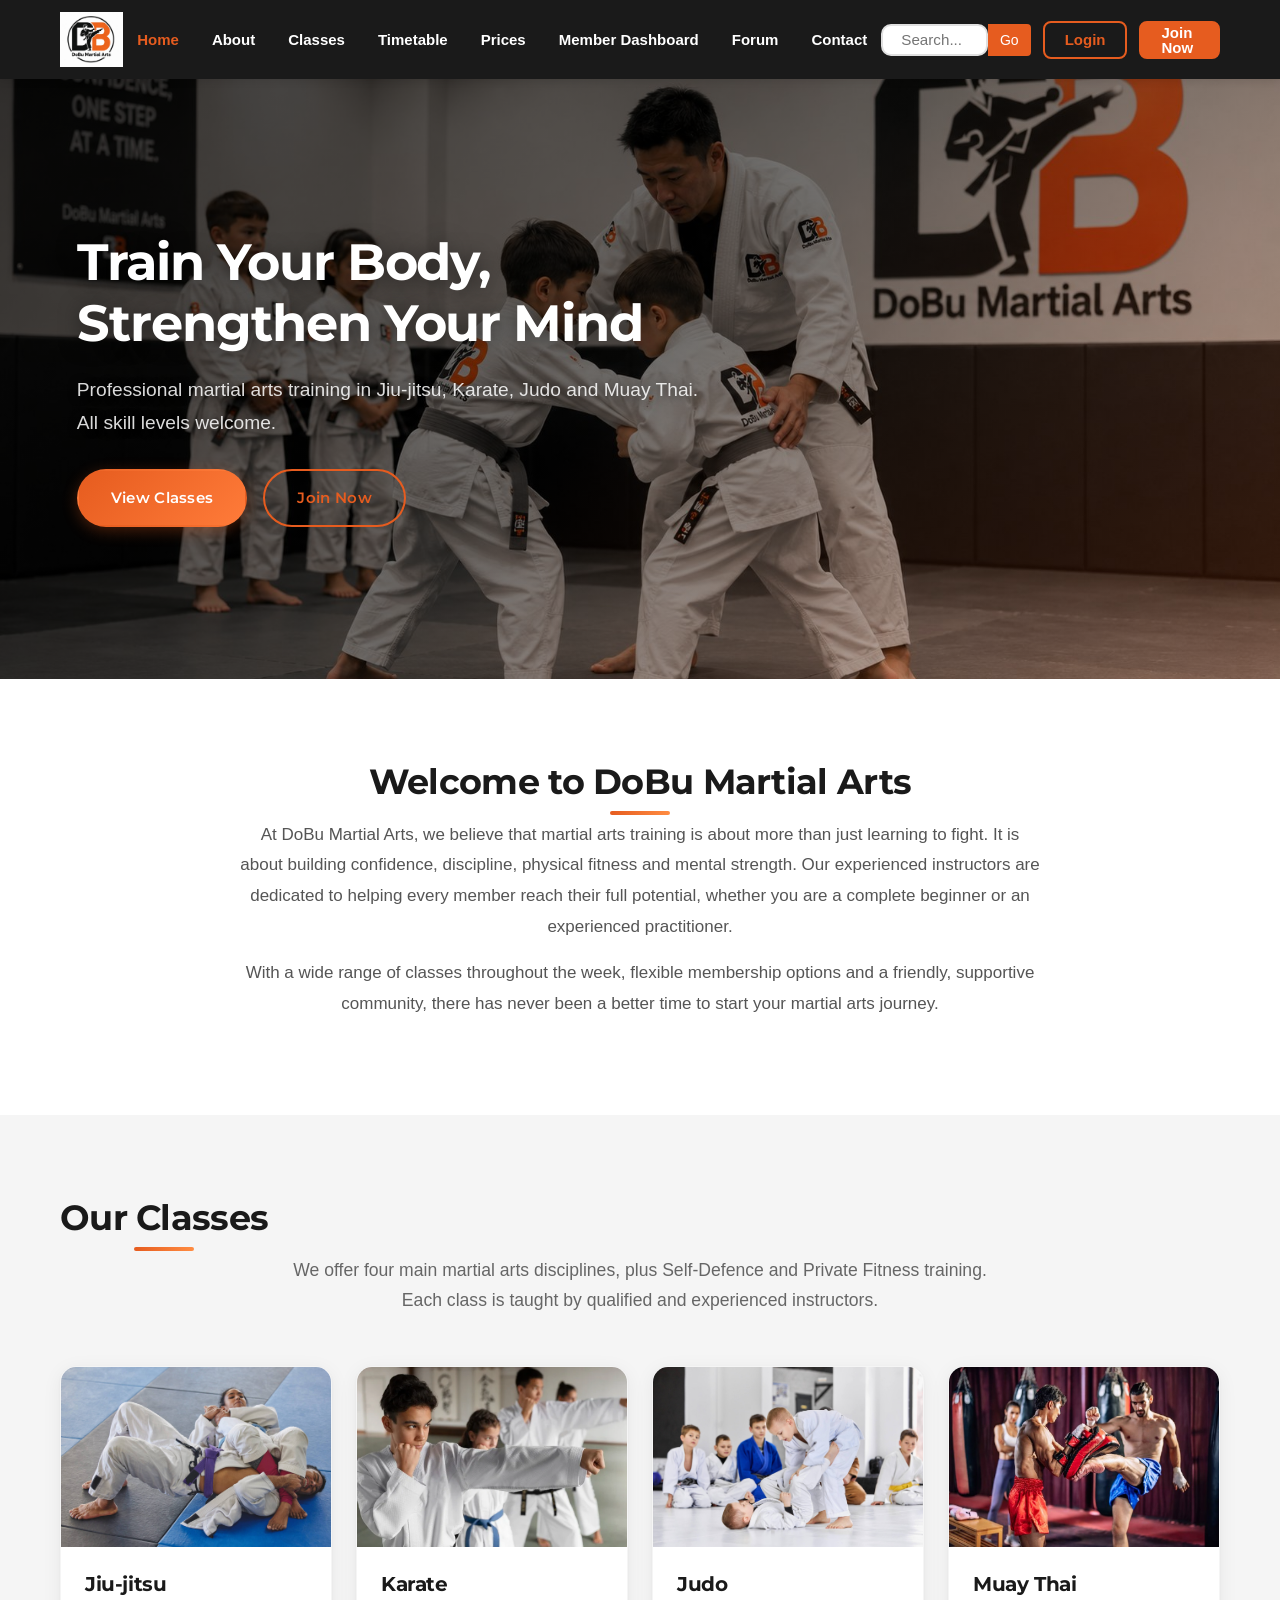
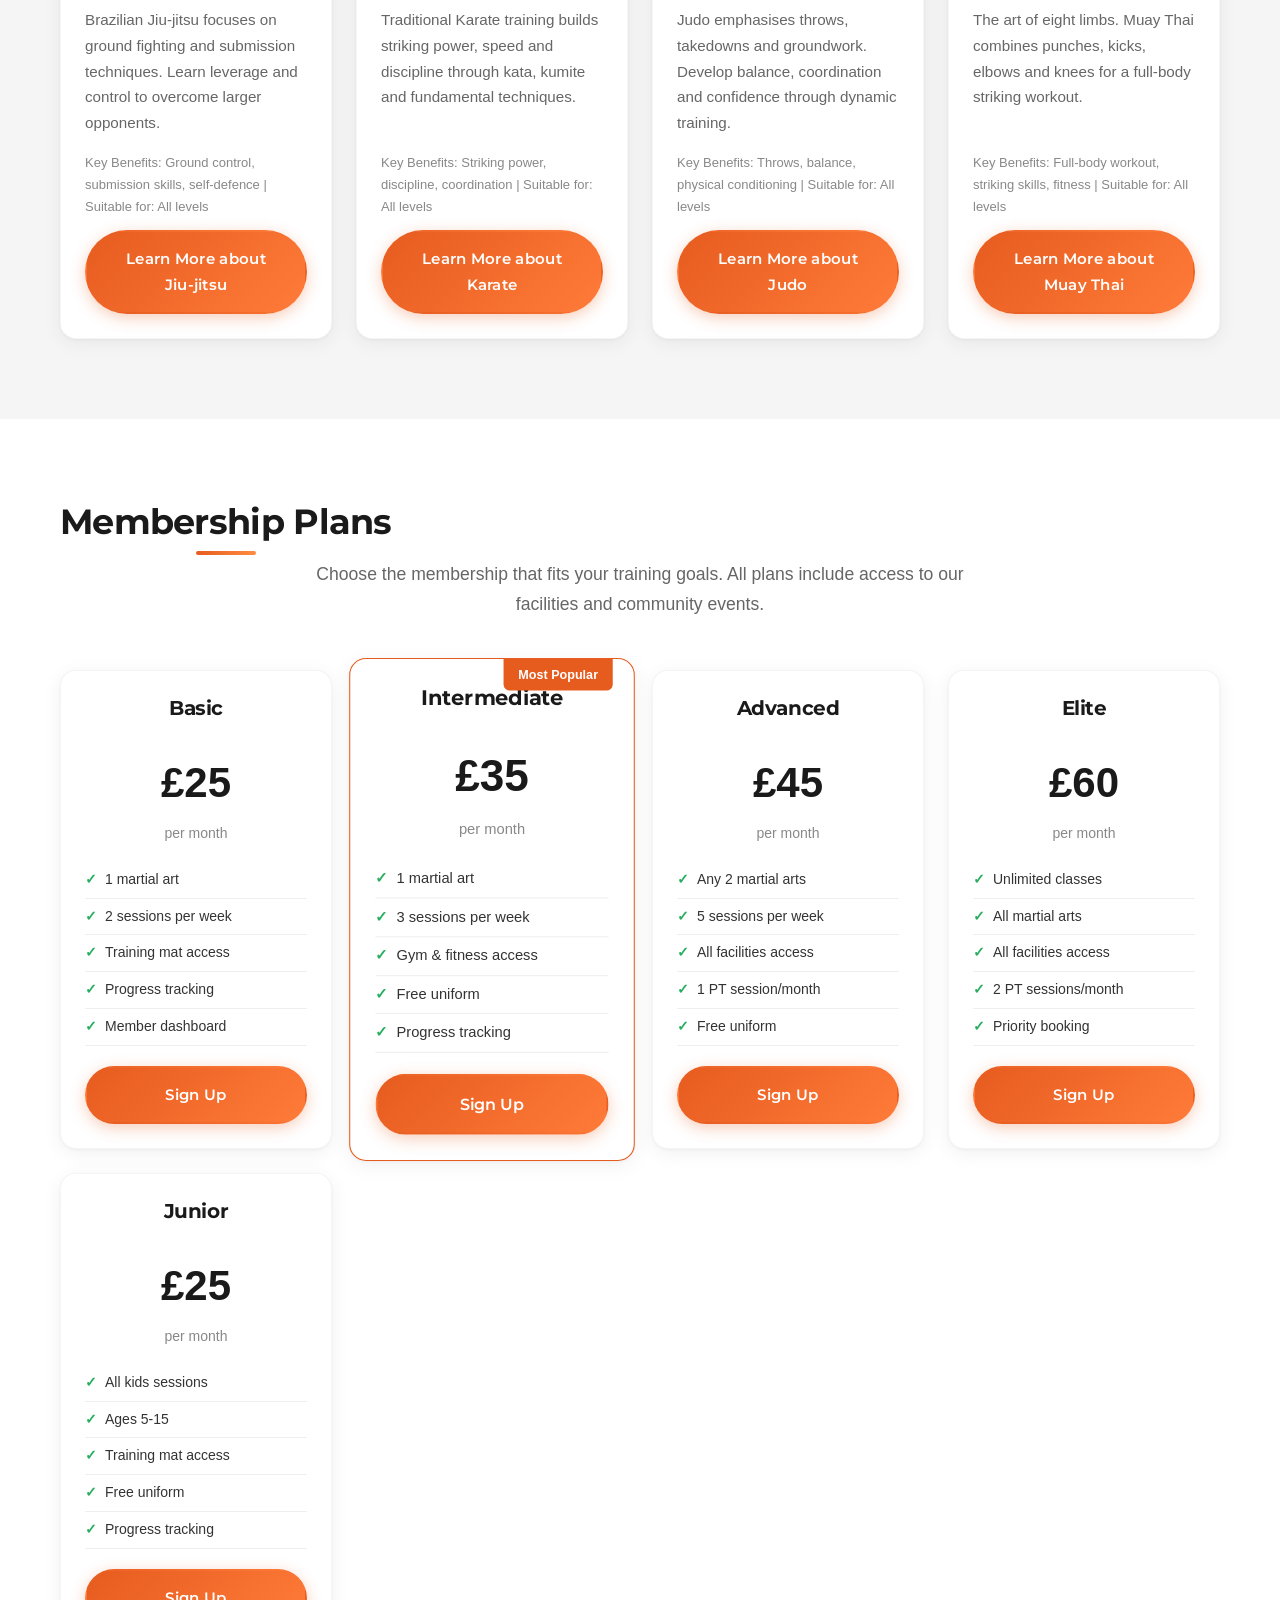
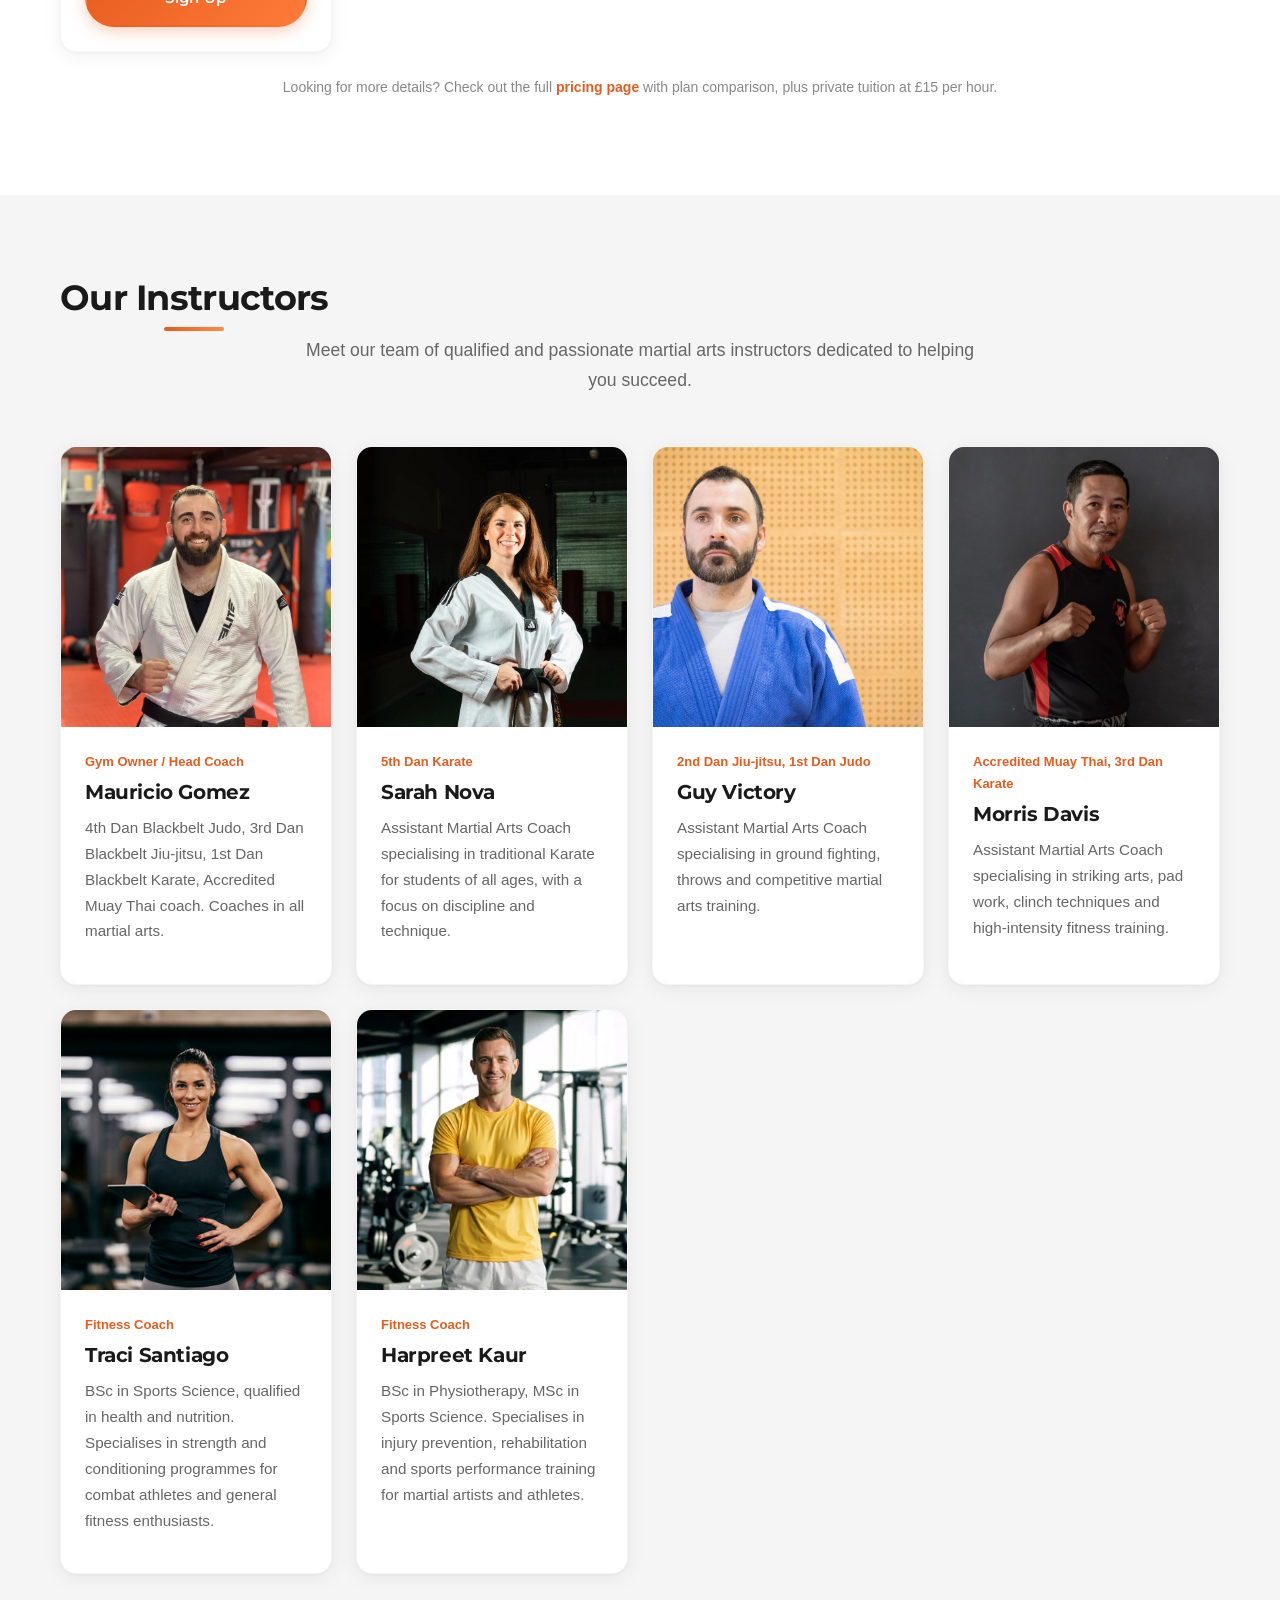
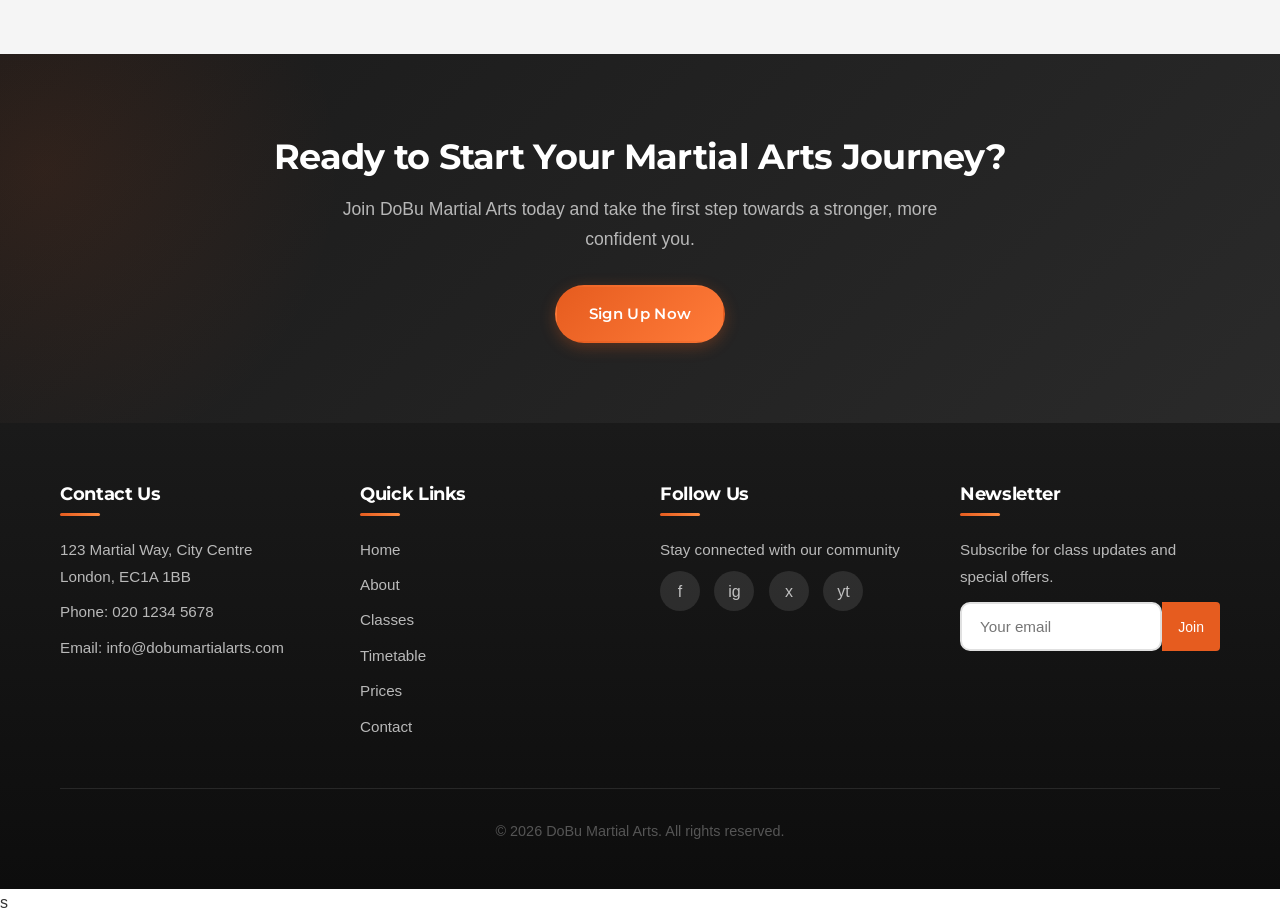
<file: index.html>
﻿<!DOCTYPE html>
<html lang="en">
<head>
    <meta charset="UTF-8">
    <meta name="viewport" content="width=device-width, initial-scale=1.0">
    <title>DoBu Martial Arts - Home</title>
        <link rel="icon" type="image/png" href="images/logo.png">
    <meta name="description" content="DoBu Martial Arts gym offers Jiu-jitsu, Karate, Judo and Muay Thai classes for all skill levels. Join our martial arts community today.">
    <link rel="stylesheet" href="css/style.css">
</head>
<body>
    <a href="#main-content" class="skip-link">Skip to main content</a>

    <!-- header navigation -->
    <header>
        <div class="header-inner">
            <!-- Logo -->
            <a href="index.html" class="logo">
                <img src="images/logo.png" alt="DoBu Martial Arts Logo">
            </a>
            <!-- Mobile Menu Toggle -->
            <button type="button" class="menu-toggle" aria-label="Toggle menu">&#9776;</button>
            <!-- Main Navigation  -->
            <nav class="main-nav">
                <a href="index.html" class="active">Home</a>
                <a href="about.html">About</a>
                <a href="classes.html">Classes</a>
                <a href="timetable.html">Timetable</a>
                <a href="pricing.html">Prices</a>
                <a href="dashboard.html">Member Dashboard</a>
                <a href="forum.html">Forum</a>
                <a href="contact.html">Contact</a>
            </nav>
            <!-- Header Right: Search + Login + Join Now -->
            <div class="header-right">
                <div class="search-box">
                    <input type="text" placeholder="Search..." aria-label="Search">
                    <button type="button" aria-label="Search">Go</button>
                </div>
                <a href="login.html" class="btn-login">Login</a>
                <a href="signup.html" class="btn-join">Join Now</a>
            </div>
        </div>
    </header>
    <main>

    <!-- hero section -->
    <section class="hero" id="main-content">
        <div class="hero-content">
            <h1>Train Your Body, Strengthen Your Mind</h1>
            <p>Professional martial arts training in Jiu-jitsu, Karate, Judo and Muay Thai. All skill levels welcome.</p>
            <div class="hero-buttons">
                <a href="classes.html" class="btn btn-primary">View Classes</a>
                <a href="signup.html" class="btn btn-outline">Join Now</a>
            </div>
        </div>
    </section>

    <!-- welcome introduction section -->
    <section>
        <div class="container">
            <div class="welcome-section">
                <h2 class="section-title">Welcome to DoBu Martial Arts</h2>
                <p>At DoBu Martial Arts, we believe that martial arts training is about more than just learning to fight. It is about building confidence, discipline, physical fitness and mental strength. Our experienced instructors are dedicated to helping every member reach their full potential, whether you are a complete beginner or an experienced practitioner.</p>
                <p class="welcome-text">With a wide range of classes throughout the week, flexible membership options and a friendly, supportive community, there has never been a better time to start your martial arts journey.</p>
            </div>
        </div>
    </section>

    <!-- our classes section -->
    <section class="section-alt">
        <div class="container">
            <h2 class="section-title">Our Classes</h2>
            <p class="section-subtitle">We offer four main martial arts disciplines, plus Self-Defence and Private Fitness training. Each class is taught by qualified and experienced instructors.</p>
            <div class="cards-grid">
                <!-- Jiu-jitsu Card -->
                <div class="card">
                    <img class="card-img" src="images/jiu-jitsu.jpg" alt="Jiu-jitsu ground training">
                    <div class="card-body">
                        <h3 class="card-title">Jiu-jitsu</h3>
                        <p class="card-text">Brazilian Jiu-jitsu focuses on ground fighting and submission techniques. Learn leverage and control to overcome larger opponents.</p>
                        <div class="card-meta">Key Benefits: Ground control, submission skills, self-defence | Suitable for: All levels</div>
                        <a href="classes.html" class="btn btn-primary btn-sm">Learn More about Jiu-jitsu</a>
                    </div>
                </div>
                <!-- Karate Card -->
                <div class="card">
                    <img class="card-img" src="images/karate.jpg" alt="Karate group training">
                    <div class="card-body">
                        <h3 class="card-title">Karate</h3>
                        <p class="card-text">Traditional Karate training builds striking power, speed and discipline through kata, kumite and fundamental techniques.</p>
                        <div class="card-meta">Key Benefits: Striking power, discipline, coordination | Suitable for: All levels</div>
                        <a href="classes.html" class="btn btn-primary btn-sm">Learn More about Karate</a>
                    </div>
                </div>
                <!-- Judo Card -->
                <div class="card">
                    <img class="card-img" src="images/judo.jpg" alt="Judo children training">
                    <div class="card-body">
                        <h3 class="card-title">Judo</h3>
                        <p class="card-text">Judo emphasises throws, takedowns and groundwork. Develop balance, coordination and confidence through dynamic training.</p>
                        <div class="card-meta">Key Benefits: Throws, balance, physical conditioning | Suitable for: All levels</div>
                        <a href="classes.html" class="btn btn-primary btn-sm">Learn More about Judo</a>
                    </div>
                </div>
                <!-- Muay Thai Card -->
                <div class="card">
                    <img class="card-img" src="images/muay-thai.jpg" alt="Muay Thai pad training">
                    <div class="card-body">
                        <h3 class="card-title">Muay Thai</h3>
                        <p class="card-text">The art of eight limbs. Muay Thai combines punches, kicks, elbows and knees for a full-body striking workout.</p>
                        <div class="card-meta">Key Benefits: Full-body workout, striking skills, fitness | Suitable for: All levels</div>
                        <a href="classes.html" class="btn btn-primary btn-sm">Learn More about Muay Thai</a>
                    </div>
                </div>
            </div>
        </div>
    </section>

    <!-- membership plans section -->
    <section>
        <div class="container">
            <h2 class="section-title">Membership Plans</h2>
            <p class="section-subtitle">Choose the membership that fits your training goals. All plans include access to our facilities and community events.</p>
            <div class="cards-grid">
                <!-- Basic Plan -->
                <div class="card pricing-card">
                    <div class="card-body">
                        <h3 class="card-title">Basic</h3>
                        <div class="pricing-price">&pound;25</div>
                        <div class="pricing-period">per month</div>
                        <ul class="pricing-features">
                            <li>1 martial art</li>
                            <li>2 sessions per week</li>
                            <li>Training mat access</li>
                            <li>Progress tracking</li>
                            <li>Member dashboard</li>
                        </ul>
                        <a href="signup.html" class="btn btn-primary btn-block">Sign Up</a>
                    </div>
                </div>
                <!-- Intermediate Plan  -->
                <div class="card pricing-card popular">
                    <div class="popular-badge">Most Popular</div>
                    <div class="card-body">
                        <h3 class="card-title">Intermediate</h3>
                        <div class="pricing-price">&pound;35</div>
                        <div class="pricing-period">per month</div>
                        <ul class="pricing-features">
                            <li>1 martial art</li>
                            <li>3 sessions per week</li>
                            <li>Gym & fitness access</li>
                            <li>Free uniform</li>
                            <li>Progress tracking</li>
                        </ul>
                        <a href="signup.html" class="btn btn-primary btn-block">Sign Up</a>
                    </div>
                </div>
                <!-- Advanced Plan -->
                <div class="card pricing-card">
                    <div class="card-body">
                        <h3 class="card-title">Advanced</h3>
                        <div class="pricing-price">&pound;45</div>
                        <div class="pricing-period">per month</div>
                        <ul class="pricing-features">
                            <li>Any 2 martial arts</li>
                            <li>5 sessions per week</li>
                            <li>All facilities access</li>
                            <li>1 PT session/month</li>
                            <li>Free uniform</li>
                        </ul>
                        <a href="signup.html" class="btn btn-primary btn-block">Sign Up</a>
                    </div>
                </div>
                <!-- Elite Plan -->
                <div class="card pricing-card">
                    <div class="card-body">
                        <h3 class="card-title">Elite</h3>
                        <div class="pricing-price">&pound;60</div>
                        <div class="pricing-period">per month</div>
                        <ul class="pricing-features">
                            <li>Unlimited classes</li>
                            <li>All martial arts</li>
                            <li>All facilities access</li>
                            <li>2 PT sessions/month</li>
                            <li>Priority booking</li>
                        </ul>
                        <a href="signup.html" class="btn btn-primary btn-block">Sign Up</a>
                    </div>
                </div>
                <!-- Junior Plan -->
                <div class="card pricing-card">
                    <div class="card-body">
                        <h3 class="card-title">Junior</h3>
                        <div class="pricing-price">&pound;25</div>
                        <div class="pricing-period">per month</div>
                        <ul class="pricing-features">
                            <li>All kids sessions</li>
                            <li>Ages 5-15</li>
                            <li>Training mat access</li>
                            <li>Free uniform</li>
                            <li>Progress tracking</li>
                        </ul>
                        <a href="signup.html" class="btn btn-primary btn-block">Sign Up</a>
                    </div>
                </div>
            </div>
            <p class="pricing-note">Looking for more details? Check out the full <a href="pricing.html">pricing page</a> with plan comparison, plus private tuition at &pound;15 per hour.</p>
        </div>
    </section>

    <!-- our instructors section -->
    <section class="section-alt">
        <div class="container">
            <h2 class="section-title">Our Instructors</h2>
            <p class="section-subtitle">Meet our team of qualified and passionate martial arts instructors dedicated to helping you succeed.</p>
            <div class="cards-grid">
                <!-- Mauricio Gomez - Head Coach -->
                <div class="card instructor-card">
                    <img class="card-img" src="images/instructor-jiujitsu.jpg" alt="Mauricio Gomez - Gym Owner and Head Martial Arts Coach">
                    <div class="card-body">
                        <div class="instructor-rank">Gym Owner / Head Coach</div>
                        <h3 class="card-title">Mauricio Gomez</h3>
                        <p class="card-text">4th Dan Blackbelt Judo, 3rd Dan Blackbelt Jiu-jitsu, 1st Dan Blackbelt Karate, Accredited Muay Thai coach. Coaches in all martial arts.</p>
                    </div>
                </div>
                <!-- Sarah Nova - Karate -->
                <div class="card instructor-card">
                    <img class="card-img" src="images/instructor-karate.jpg" alt="Sarah Nova - Assistant Martial Arts Coach">
                    <div class="card-body">
                        <div class="instructor-rank">5th Dan Karate</div>
                        <h3 class="card-title">Sarah Nova</h3>
                        <p class="card-text">Assistant Martial Arts Coach specialising in traditional Karate for students of all ages, with a focus on discipline and technique.</p>
                    </div>
                </div>
                <!-- Guy Victory - Judo / Jiu-jitsu -->
                <div class="card instructor-card">
                    <img class="card-img" src="images/instructor-judo.jpg" alt="Guy Victory - Assistant Martial Arts Coach">
                    <div class="card-body">
                        <div class="instructor-rank">2nd Dan Jiu-jitsu, 1st Dan Judo</div>
                        <h3 class="card-title">Guy Victory</h3>
                        <p class="card-text">Assistant Martial Arts Coach specialising in ground fighting, throws and competitive martial arts training.</p>
                    </div>
                </div>
                <!-- Morris Davis - Muay Thai / Karate -->
                <div class="card instructor-card">
                    <img class="card-img" src="images/instructor-muaythai.jpg" alt="Morris Davis - Assistant Martial Arts Coach">
                    <div class="card-body">
                        <div class="instructor-rank">Accredited Muay Thai, 3rd Dan Karate</div>
                        <h3 class="card-title">Morris Davis</h3>
                        <p class="card-text">Assistant Martial Arts Coach specialising in striking arts, pad work, clinch techniques and high-intensity fitness training.</p>
                    </div>
                </div>
                <!-- Traci Santiago - Fitness Coach -->
                <div class="card instructor-card">
                    <img class="card-img" src="images/fitness-coach-female.jpg" alt="Traci Santiago - Fitness Coach">
                    <div class="card-body">
                        <div class="instructor-rank">Fitness Coach</div>
                        <h3 class="card-title">Traci Santiago</h3>
                        <p class="card-text">BSc in Sports Science, qualified in health and nutrition. Specialises in strength and conditioning programmes for combat athletes and general fitness enthusiasts.</p>
                    </div>
                </div>
                <!-- Harpreet Kaur - Fitness Coach -->
                <div class="card instructor-card">
                    <img class="card-img" src="images/fitness-coach-male.jpg" alt="Harpreet Kaur - Fitness Coach">
                    <div class="card-body">
                        <div class="instructor-rank">Fitness Coach</div>
                        <h3 class="card-title">Harpreet Kaur</h3>
                        <p class="card-text">BSc in Physiotherapy, MSc in Sports Science. Specialises in injury prevention, rehabilitation and sports performance training for martial artists and athletes.</p>
                    </div>
                </div>
            </div>
        </div>
    </section>

    <!-- cta banner -->
    <section class="cta-banner">
        <div class="container">
            <h2>Ready to Start Your Martial Arts Journey?</h2>
            <p>Join DoBu Martial Arts today and take the first step towards a stronger, more confident you.</p>
            <a href="signup.html" class="btn btn-primary">Sign Up Now</a>
        </div>
    </section>

    <!-- footer -->    </main>

    <footer>
        <div class="container">
            <div class="footer-grid">
                <div class="footer-col">
                    <h3>Contact Us</h3>
                    <p>123 Martial Way, City Centre<br>London, EC1A 1BB</p>
                    <p>Phone: 020 1234 5678</p>
                    <p>Email: info@dobumartialarts.com</p>
                </div>
                <div class="footer-col">
                    <h3>Quick Links</h3>
                    <ul>
                        <li><a href="index.html">Home</a></li>
                        <li><a href="about.html">About</a></li>
                        <li><a href="classes.html">Classes</a></li>
                        <li><a href="timetable.html">Timetable</a></li>
                        <li><a href="pricing.html">Prices</a></li>
                        <li><a href="contact.html">Contact</a></li>
                    </ul>
                </div>
                <div class="footer-col">
                    <h3>Follow Us</h3>
                    <p>Stay connected with our community</p>
                    <div class="social-links">
                        <a href="https://www.facebook.com/" target="_blank" rel="noopener noreferrer" aria-label="Facebook">f</a>
                        <a href="https://www.instagram.com/" target="_blank" rel="noopener noreferrer" aria-label="Instagram">ig</a>
                        <a href="https://twitter.com/" target="_blank" rel="noopener noreferrer" aria-label="Twitter">x</a>
                        <a href="https://www.youtube.com/" target="_blank" rel="noopener noreferrer" aria-label="YouTube">yt</a>
                    </div>
                </div>
                <div class="footer-col">
                    <h3>Newsletter</h3>
                    <p>Subscribe for class updates and special offers.</p>
                    <form class="newsletter-form" novalidate>
                        <input type="email" placeholder="Your email" required aria-label="Email address for newsletter">
                        <button type="submit">Join</button>
                    </form>
                </div>
            </div><div class="footer-bottom">
                <p>&copy; 2026 DoBu Martial Arts. All rights reserved.</p>
            </div>
        </div>
    </footer>

    <!-- back to top button -->

    <script src="js/main.js"></script>
    <button type="button" class="back-to-top" aria-label="Back to top">&uarr;</button>s
</body>
</html>
</file>
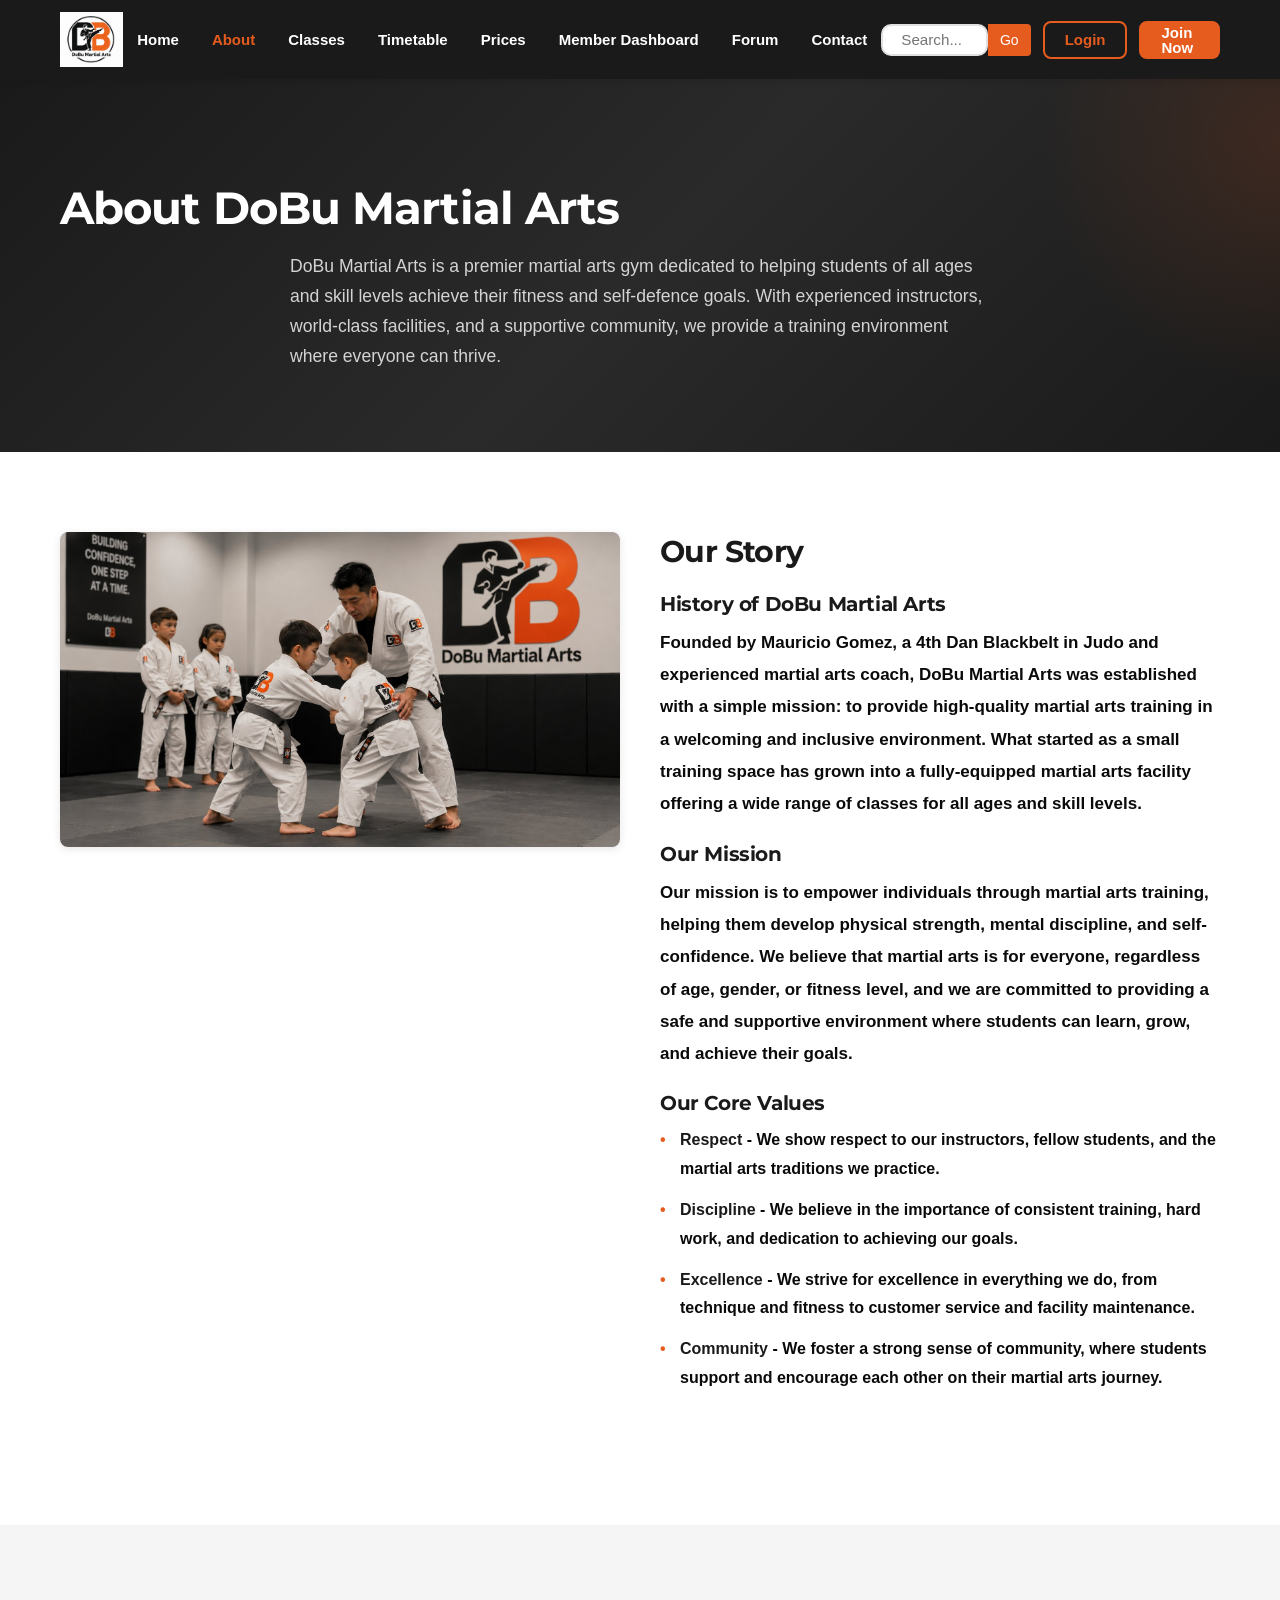
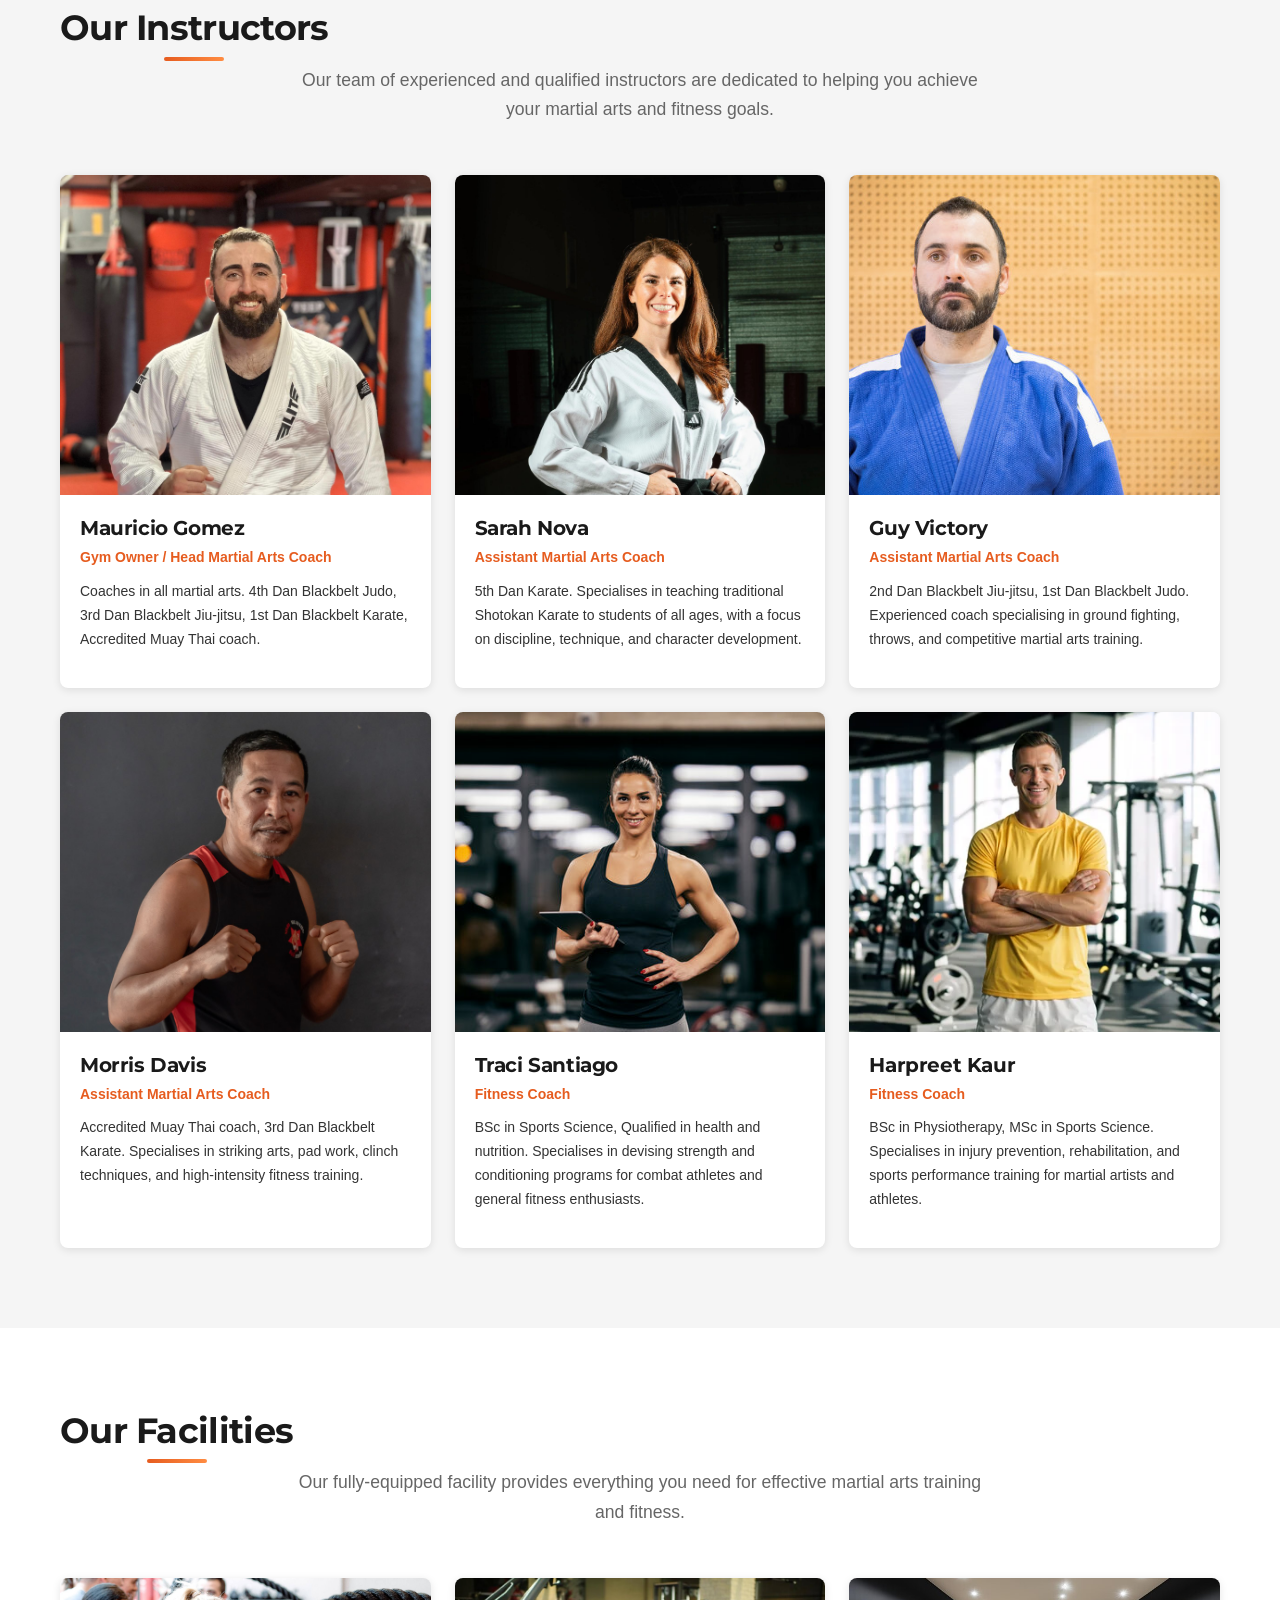
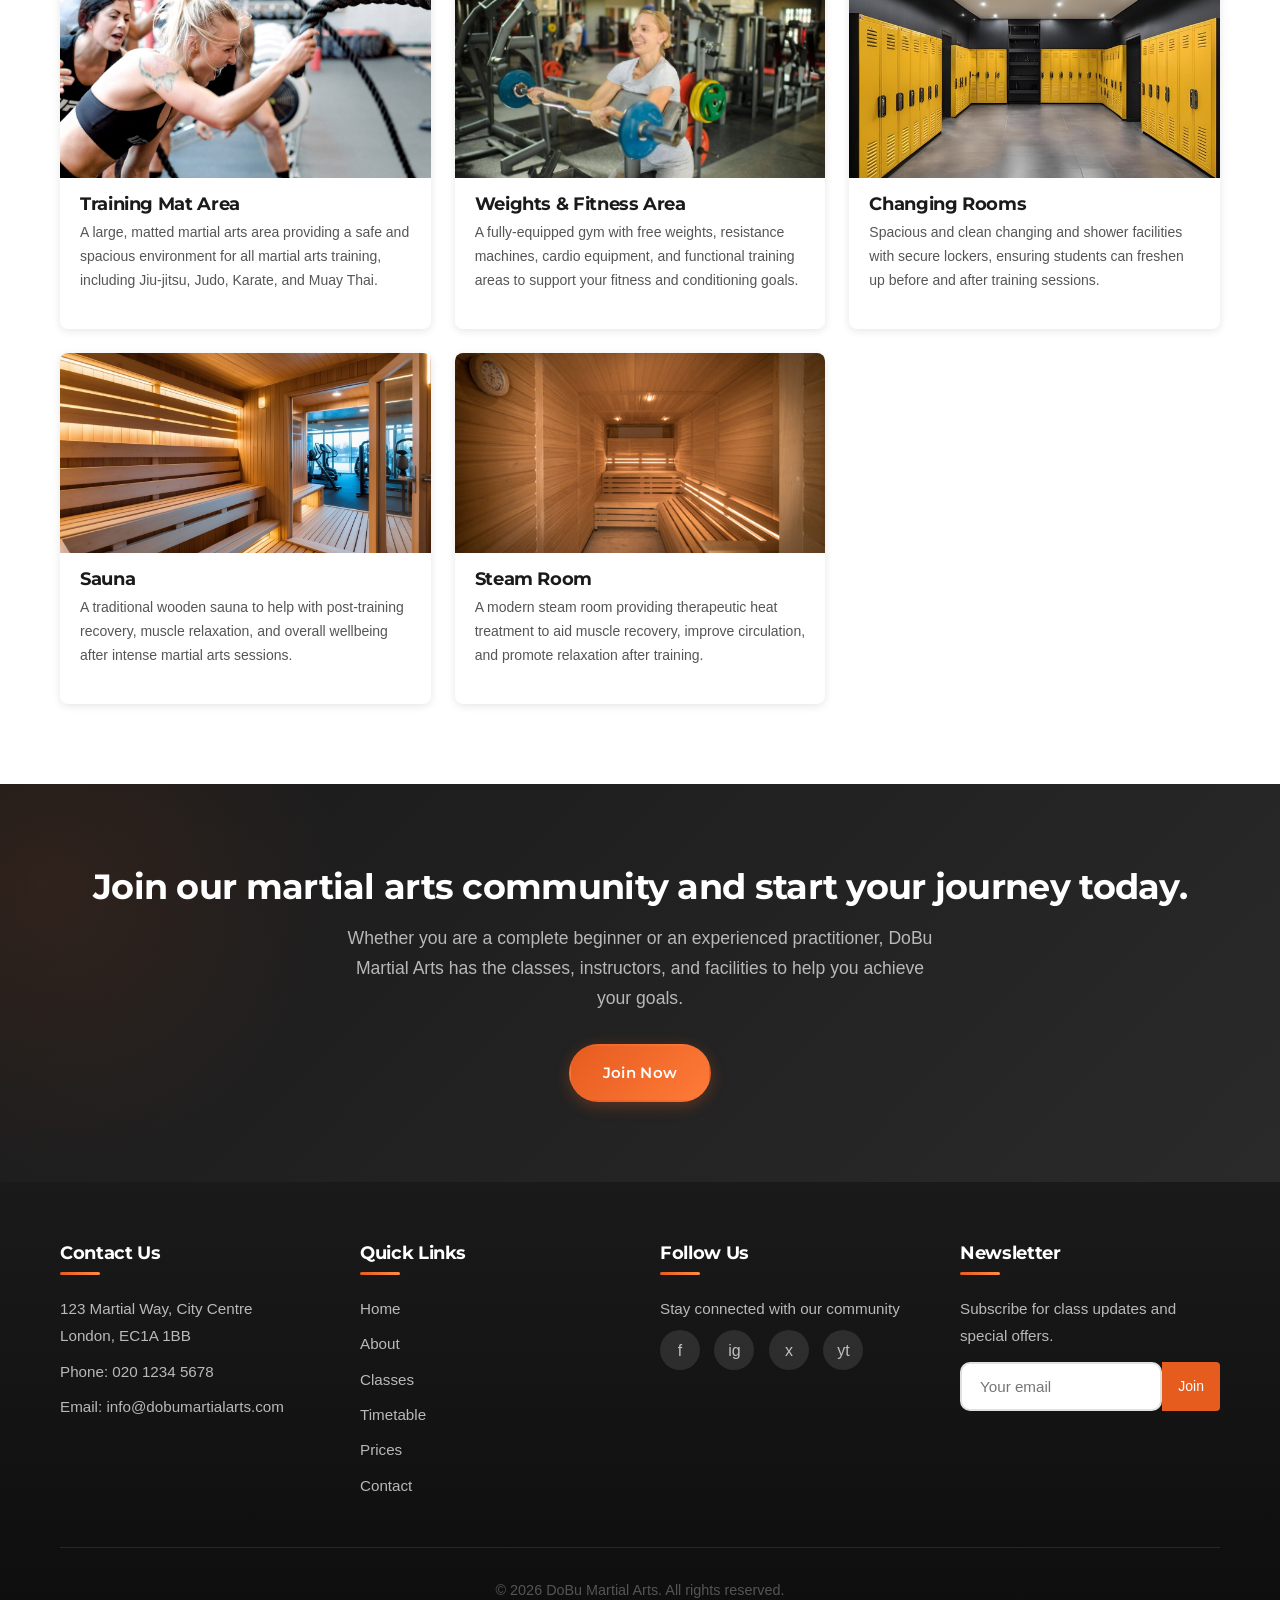
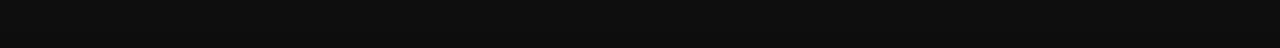
<file: about.html>
﻿<!DOCTYPE html>
<html lang="en">
<head>
    <meta charset="UTF-8">
    <meta name="viewport" content="width=device-width, initial-scale=1.0">
    <title>About Us - DoBu Martial Arts</title>
        <link rel="icon" type="image/png" href="images/logo.png">
    <meta name="description" content="Learn about DoBu Martial Arts - our story, mission, values, experienced instructors, and world-class facilities.">
    <link rel="stylesheet" href="css/style.css">
</head>
<body>
    <a href="#main-content" class="skip-link">Skip to main content</a>

    <!-- header navigation -->
    <header>
        <div class="header-inner">
            <a href="index.html" class="logo">
                <img src="images/logo.png" alt="DoBu Martial Arts Logo">
            </a>
            <button type="button" class="menu-toggle" aria-label="Toggle menu">&#9776;</button>
            <nav class="main-nav">
                <a href="index.html">Home</a>
                <a href="about.html" class="active">About</a>
                <a href="classes.html">Classes</a>
                <a href="timetable.html">Timetable</a>
                <a href="pricing.html">Prices</a>
                <a href="dashboard.html">Member Dashboard</a>
                <a href="forum.html">Forum</a>
                <a href="contact.html">Contact</a>
            </nav>
            <div class="header-right">
                <div class="search-box">
                    <input type="text" placeholder="Search..." aria-label="Search">
                    <button type="button" aria-label="Search">Go</button>
                </div>
                <a href="login.html" class="btn-login">Login</a>
                <a href="signup.html" class="btn-join">Join Now</a>
            </div>
        </div>
    </header>
    <main>

    <!-- page title banner -->
    <section class="page-hero" id="main-content">
        <div class="container">
            <div class="banner-content">
                <h1>About DoBu Martial Arts</h1>
                <p>DoBu Martial Arts is a premier martial arts gym dedicated to helping students of all ages and skill levels achieve their fitness and self-defence goals. With experienced instructors, world-class facilities, and a supportive community, we provide a training environment where everyone can thrive.</p>
            </div>
        </div>
    </section>

    <!-- our story -->
    <section>
        <div class="container">
            <div class="about-story">
                <div class="about-story-img">
                    <img src="images/about-story.jpg" alt="DoBu Martial Arts training facility">
                </div>
                <div class="about-story-content">
                    <h2>Our Story</h2>

                    <h3>History of DoBu Martial Arts</h3>
                    <p>Founded by Mauricio Gomez, a 4th Dan Blackbelt in Judo and experienced martial arts coach, DoBu Martial Arts was established with a simple mission: to provide high-quality martial arts training in a welcoming and inclusive environment. What started as a small training space has grown into a fully-equipped martial arts facility offering a wide range of classes for all ages and skill levels.</p>

                    <h3>Our Mission</h3>
                    <p>Our mission is to empower individuals through martial arts training, helping them develop physical strength, mental discipline, and self-confidence. We believe that martial arts is for everyone, regardless of age, gender, or fitness level, and we are committed to providing a safe and supportive environment where students can learn, grow, and achieve their goals.</p>

                    <h3>Our Core Values</h3>
                    <ul class="core-values-list">
                        <li><strong>Respect</strong> - We show respect to our instructors, fellow students, and the martial arts traditions we practice.</li>
                        <li><strong>Discipline</strong> - We believe in the importance of consistent training, hard work, and dedication to achieving our goals.</li>
                        <li><strong>Excellence</strong> - We strive for excellence in everything we do, from technique and fitness to customer service and facility maintenance.</li>
                        <li><strong>Community</strong> - We foster a strong sense of community, where students support and encourage each other on their martial arts journey.</li>
                    </ul>
                </div>
            </div>
        </div>
    </section>

    <!-- our instructors -->
    <section class="section-alt">
        <div class="container">
            <h2 class="section-title">Our Instructors</h2>
            <p class="section-subtitle">Our team of experienced and qualified instructors are dedicated to helping you achieve your martial arts and fitness goals.</p>

            <div class="instructors-grid-6">
                <!-- Mauricio Gomez -->
                <div class="instructor-card-about">
                    <div class="instructor-photo">
                        <img src="images/instructor-jiujitsu.jpg" alt="Mauricio Gomez - Head Martial Arts Coach">
                    </div>
                    <div class="instructor-info">
                        <h3>Mauricio Gomez</h3>
                        <p class="instructor-role">Gym Owner / Head Martial Arts Coach</p>
                        <p class="instructor-bio">Coaches in all martial arts. 4th Dan Blackbelt Judo, 3rd Dan Blackbelt Jiu-jitsu, 1st Dan Blackbelt Karate, Accredited Muay Thai coach.</p>
                    </div>
                </div>

                <!-- Sarah Nova -->
                <div class="instructor-card-about">
                    <div class="instructor-photo">
                        <img src="images/instructor-karate.jpg" alt="Sarah Nova - Assistant Martial Arts Coach">
                    </div>
                    <div class="instructor-info">
                        <h3>Sarah Nova</h3>
                        <p class="instructor-role">Assistant Martial Arts Coach</p>
                        <p class="instructor-bio">5th Dan Karate. Specialises in teaching traditional Shotokan Karate to students of all ages, with a focus on discipline, technique, and character development.</p>
                    </div>
                </div>

                <!-- Guy Victory -->
                <div class="instructor-card-about">
                    <div class="instructor-photo">
                        <img src="images/instructor-judo.jpg" alt="Guy Victory - Assistant Martial Arts Coach">
                    </div>
                    <div class="instructor-info">
                        <h3>Guy Victory</h3>
                        <p class="instructor-role">Assistant Martial Arts Coach</p>
                        <p class="instructor-bio">2nd Dan Blackbelt Jiu-jitsu, 1st Dan Blackbelt Judo. Experienced coach specialising in ground fighting, throws, and competitive martial arts training.</p>
                    </div>
                </div>

                <!-- Morris Davis -->
                <div class="instructor-card-about">
                    <div class="instructor-photo">
                        <img src="images/instructor-muaythai.jpg" alt="Morris Davis - Assistant Martial Arts Coach">
                    </div>
                    <div class="instructor-info">
                        <h3>Morris Davis</h3>
                        <p class="instructor-role">Assistant Martial Arts Coach</p>
                        <p class="instructor-bio">Accredited Muay Thai coach, 3rd Dan Blackbelt Karate. Specialises in striking arts, pad work, clinch techniques, and high-intensity fitness training.</p>
                    </div>
                </div>

                <!-- Traci Santiago -->
                <div class="instructor-card-about">
                    <div class="instructor-photo">
                        <img src="images/fitness-coach-female.jpg" alt="Traci Santiago - Fitness Coach">
                    </div>
                    <div class="instructor-info">
                        <h3>Traci Santiago</h3>
                        <p class="instructor-role">Fitness Coach</p>
                        <p class="instructor-bio">BSc in Sports Science, Qualified in health and nutrition. Specialises in devising strength and conditioning programs for combat athletes and general fitness enthusiasts.</p>
                    </div>
                </div>

                <!-- Harpreet Kaur -->
                <div class="instructor-card-about">
                    <div class="instructor-photo">
                        <img src="images/fitness-coach-male.jpg" alt="Harpreet Kaur - Fitness Coach">
                    </div>
                    <div class="instructor-info">
                        <h3>Harpreet Kaur</h3>
                        <p class="instructor-role">Fitness Coach</p>
                        <p class="instructor-bio">BSc in Physiotherapy, MSc in Sports Science. Specialises in injury prevention, rehabilitation, and sports performance training for martial artists and athletes.</p>
                    </div>
                </div>
            </div>
        </div>
    </section>

    <!-- our facilities -->
    <section>
        <div class="container">
            <h2 class="section-title">Our Facilities</h2>
            <p class="section-subtitle">Our fully-equipped facility provides everything you need for effective martial arts training and fitness.</p>

            <div class="facilities-grid">
                <!-- Training Mat Area -->
                <div class="facility-card">
                    <div class="facility-img">
                        <img src="images/training-mat.jpg" alt="Training Mat Area">
                    </div>
                    <h3>Training Mat Area</h3>
                    <p>A large, matted martial arts area providing a safe and spacious environment for all martial arts training, including Jiu-jitsu, Judo, Karate, and Muay Thai.</p>
                </div>

                <!-- Weights & Fitness Area -->
                <div class="facility-card">
                    <div class="facility-img">
                        <img src="images/weights-fitness.jpg" alt="Weights and Fitness Area">
                    </div>
                    <h3>Weights & Fitness Area</h3>
                    <p>A fully-equipped gym with free weights, resistance machines, cardio equipment, and functional training areas to support your fitness and conditioning goals.</p>
                </div>

                <!-- Changing Rooms -->
                <div class="facility-card">
                    <div class="facility-img">
                        <img src="images/changing-rooms.jpg" alt="Changing Rooms">
                    </div>
                    <h3>Changing Rooms</h3>
                    <p>Spacious and clean changing and shower facilities with secure lockers, ensuring students can freshen up before and after training sessions.</p>
                </div>

                <!-- Sauna -->
                <div class="facility-card">
                    <div class="facility-img">
                        <img src="images/sauna.jpg" alt="Sauna">
                    </div>
                    <h3>Sauna</h3>
                    <p>A traditional wooden sauna to help with post-training recovery, muscle relaxation, and overall wellbeing after intense martial arts sessions.</p>
                </div>

                <!-- Steam Room -->
                <div class="facility-card">
                    <div class="facility-img">
                        <img src="images/steam-room.jpg" alt="Steam Room">
                    </div>
                    <h3>Steam Room</h3>
                    <p>A modern steam room providing therapeutic heat treatment to aid muscle recovery, improve circulation, and promote relaxation after training.</p>
                </div>
            </div>
        </div>
    </section>

    <!-- cta banner -->
    <section class="cta-banner">
        <div class="container">
            <h2>Join our martial arts community and start your journey today.</h2>
            <p>Whether you are a complete beginner or an experienced practitioner, DoBu Martial Arts has the classes, instructors, and facilities to help you achieve your goals.</p>
            <a href="signup.html" class="btn btn-primary">Join Now</a>
        </div>
    </section>

    <!-- footer -->    </main>

    <footer>
        <div class="container">
            <div class="footer-grid">
                <div class="footer-col">
                    <h3>Contact Us</h3>
                    <p>123 Martial Way, City Centre<br>London, EC1A 1BB</p>
                    <p>Phone: 020 1234 5678</p>
                    <p>Email: info@dobumartialarts.com</p>
                </div>
                <div class="footer-col">
                    <h3>Quick Links</h3>
                    <ul>
                        <li><a href="index.html">Home</a></li>
                        <li><a href="about.html">About</a></li>
                        <li><a href="classes.html">Classes</a></li>
                        <li><a href="timetable.html">Timetable</a></li>
                        <li><a href="pricing.html">Prices</a></li>
                        <li><a href="contact.html">Contact</a></li>
                    </ul>
                </div>
                <div class="footer-col">
                    <h3>Follow Us</h3>
                    <p>Stay connected with our community</p>
                    <div class="social-links">
                        <a href="https://www.facebook.com/" target="_blank" rel="noopener noreferrer" aria-label="Facebook">f</a>
                        <a href="https://www.instagram.com/" target="_blank" rel="noopener noreferrer" aria-label="Instagram">ig</a>
                        <a href="https://twitter.com/" target="_blank" rel="noopener noreferrer" aria-label="Twitter">x</a>
                        <a href="https://www.youtube.com/" target="_blank" rel="noopener noreferrer" aria-label="YouTube">yt</a>
                    </div>
                </div>
                <div class="footer-col">
                    <h3>Newsletter</h3>
                    <p>Subscribe for class updates and special offers.</p>
                    <form class="newsletter-form" novalidate>
                        <input type="email" placeholder="Your email" required aria-label="Email address for newsletter">
                        <button type="submit">Join</button>
                    </form>
                </div>
            </div><div class="footer-bottom">
                <p>&copy; 2026 DoBu Martial Arts. All rights reserved.</p>
            </div>
        </div>
    </footer>

    <!-- back to top button -->

    <script src="js/main.js"></script>
    <button type="button" class="back-to-top" aria-label="Back to top">&uarr;</button>
</body>
</html>
</file>
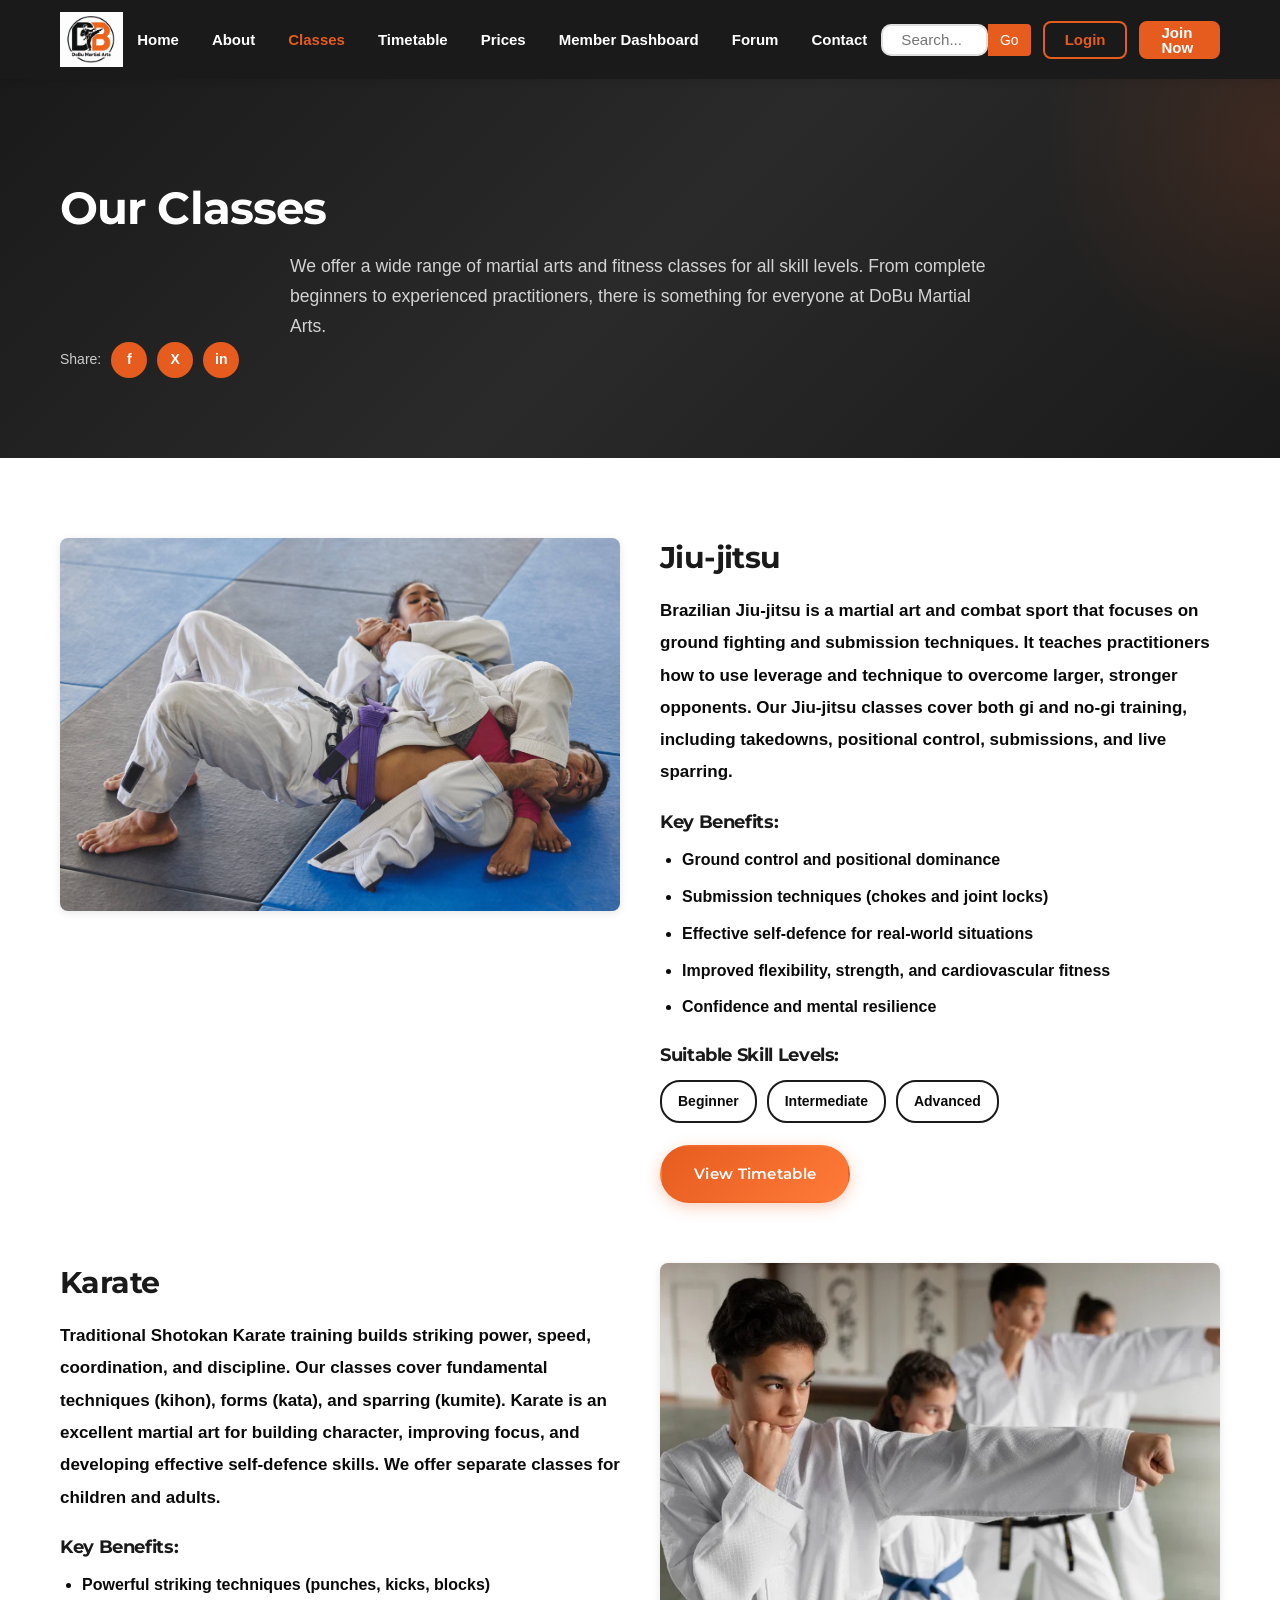
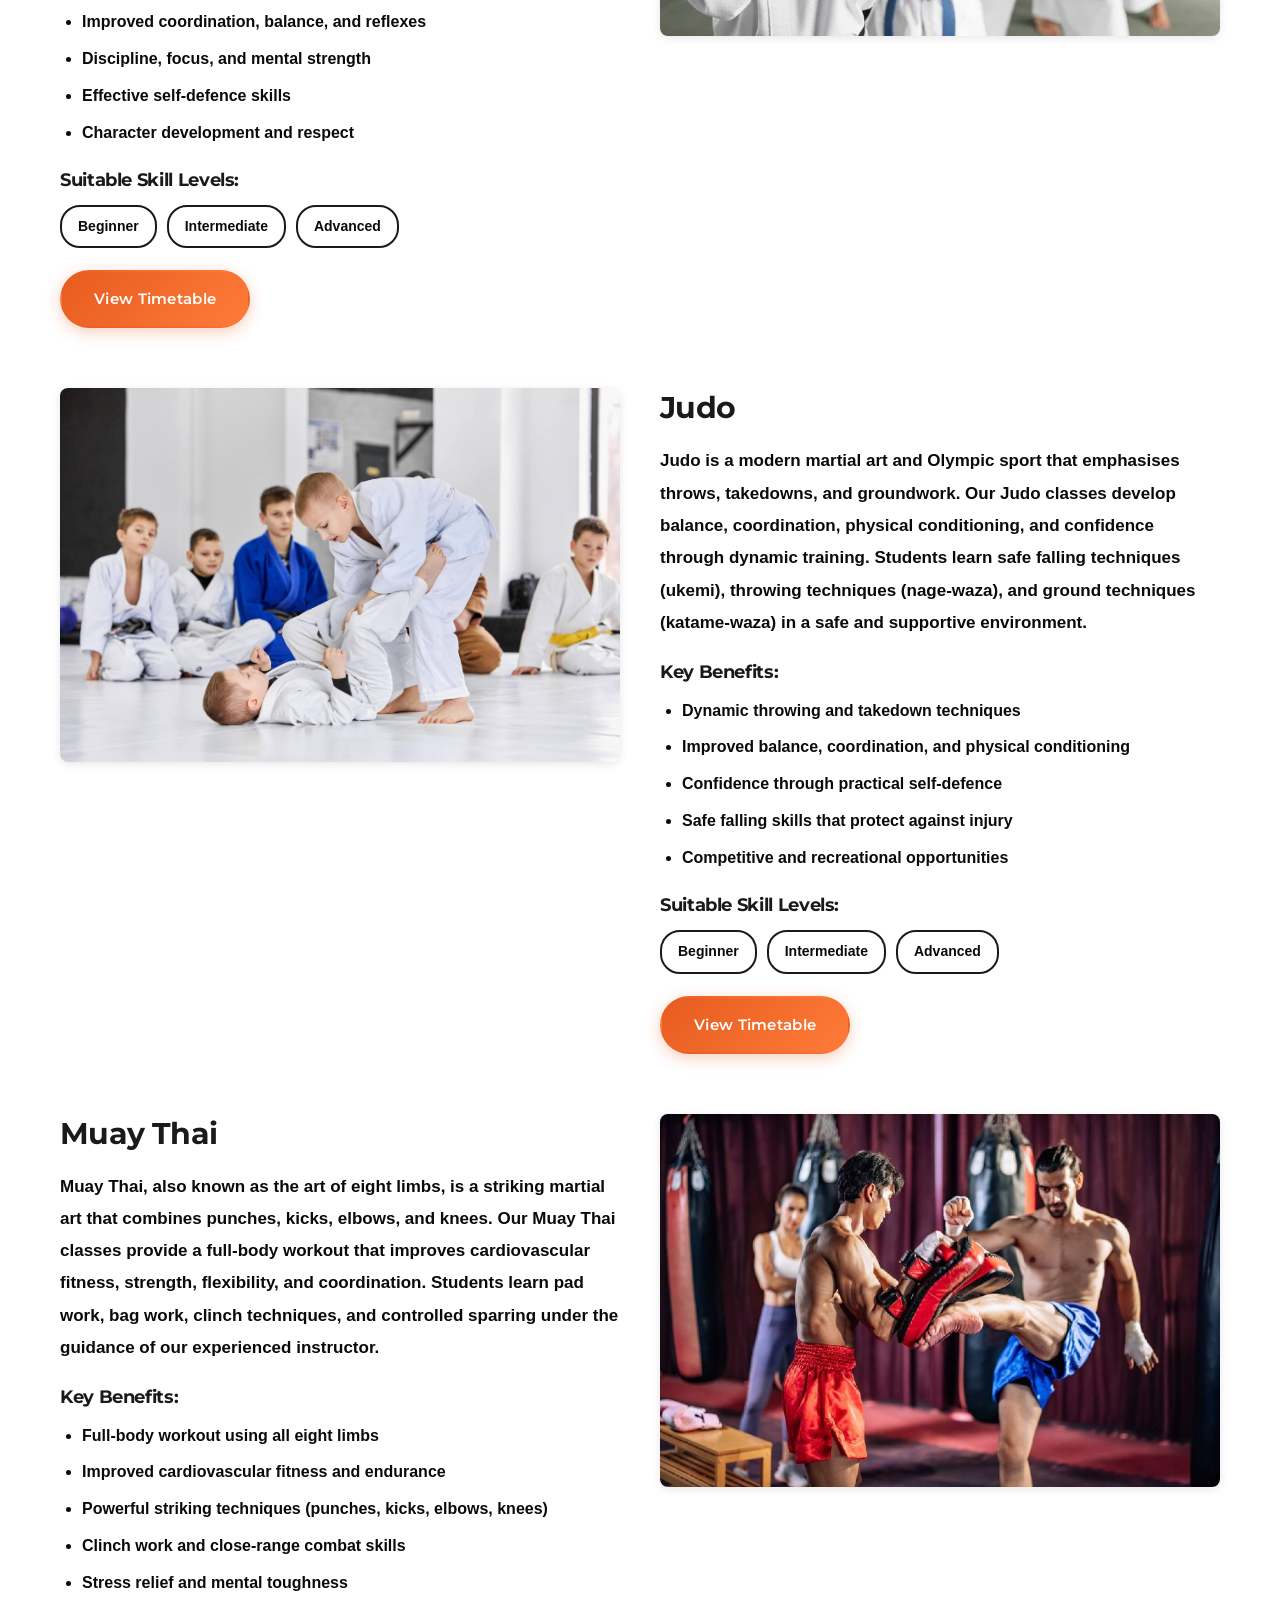
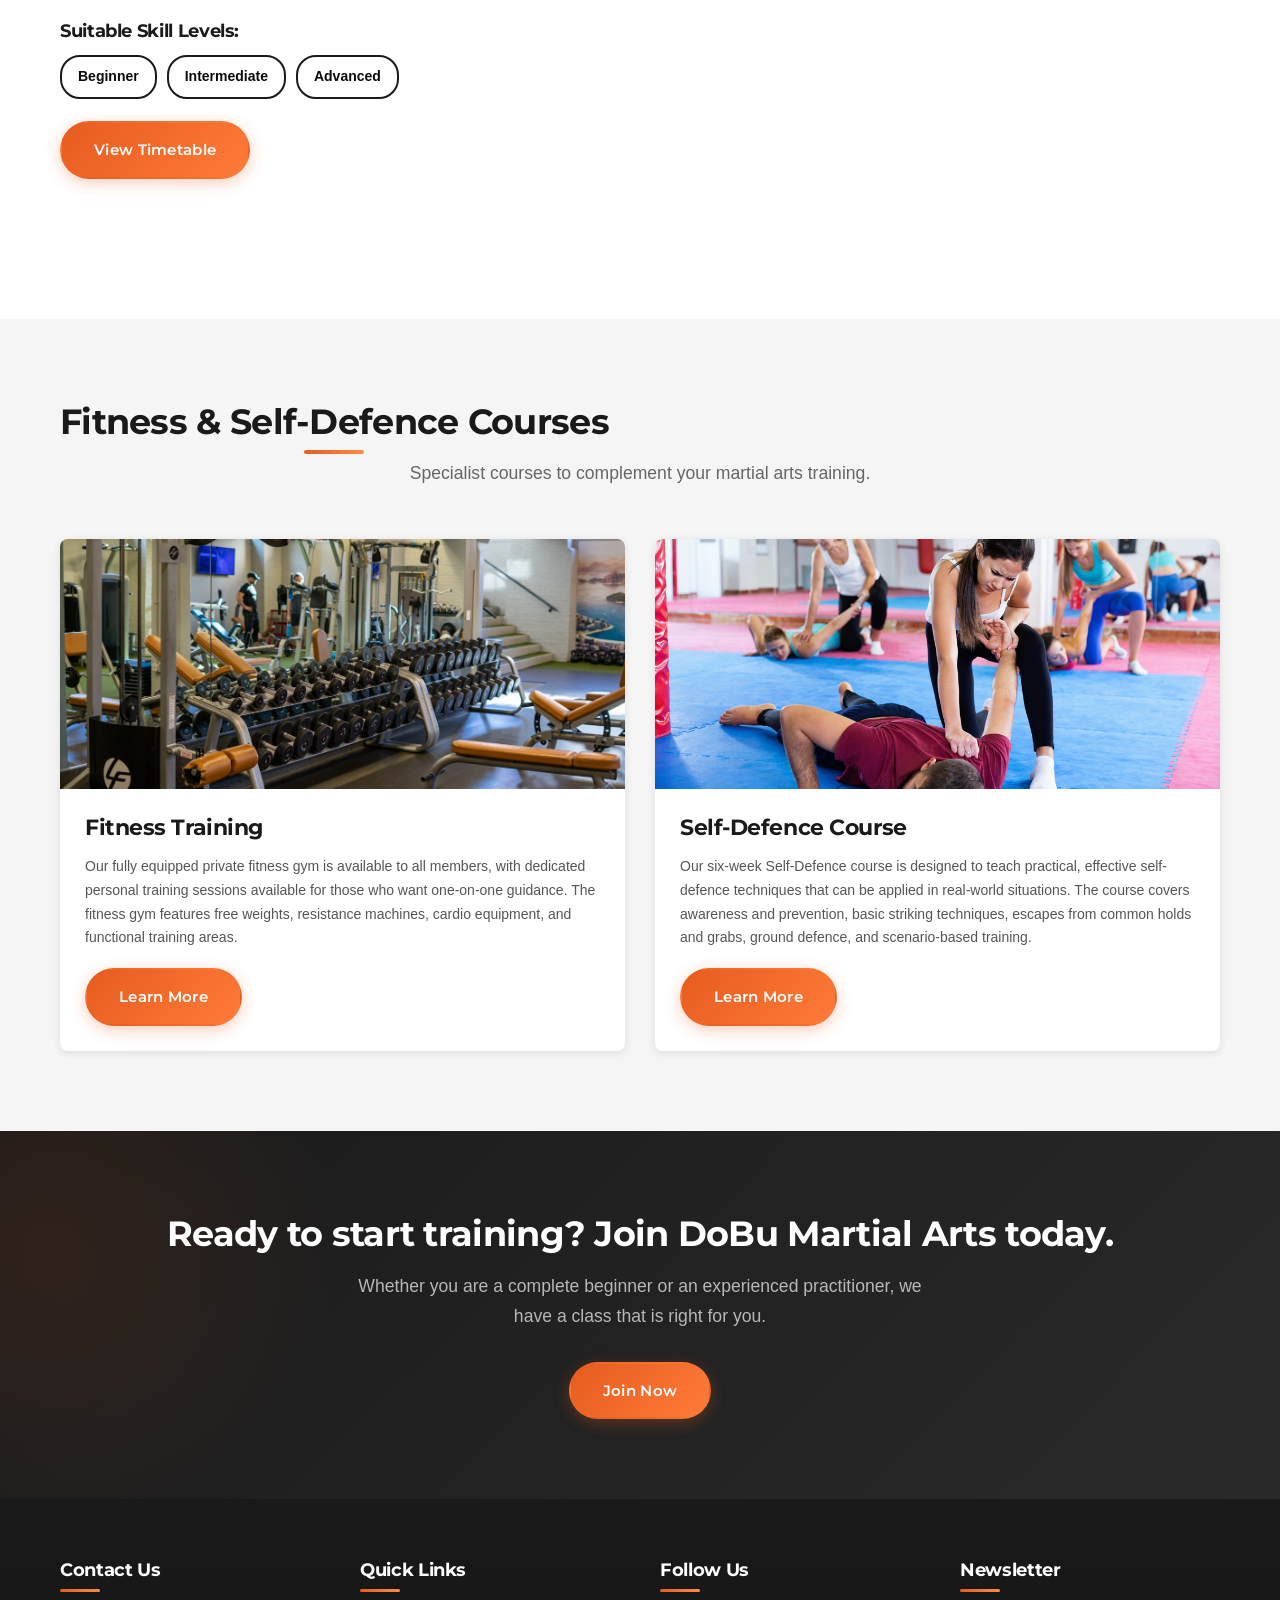
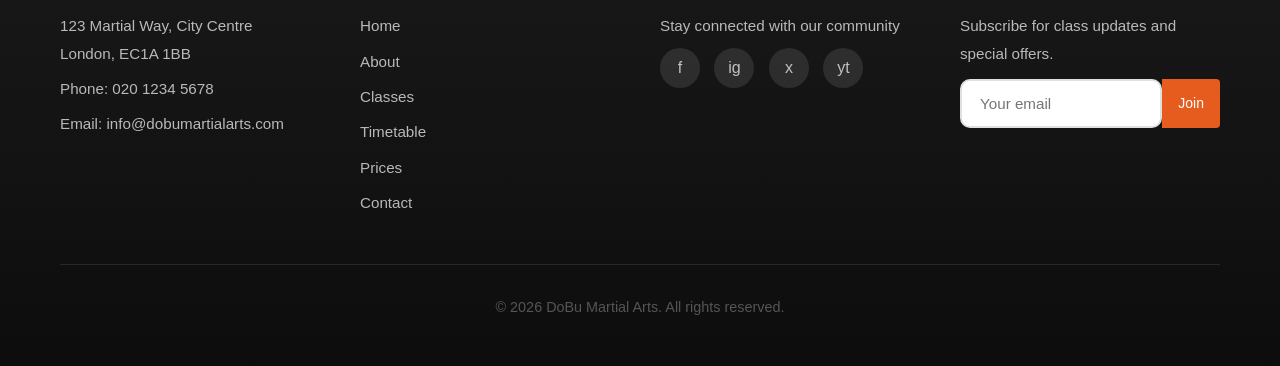
<file: classes.html>
﻿<!DOCTYPE html>
<html lang="en">
<head>
    <meta charset="UTF-8">
    <meta name="viewport" content="width=device-width, initial-scale=1.0">
    <title>Our Classes - DoBu Martial Arts</title>
        <link rel="icon" type="image/png" href="images/logo.png">
    <meta name="description" content="Explore our martial arts classes: Jiu-jitsu, Karate, Judo, Muay Thai, plus Fitness Training and Self-Defence courses for all skill levels.">
    <link rel="stylesheet" href="css/style.css">
</head>
<body>
    <a href="#main-content" class="skip-link">Skip to main content</a>

    <!-- header navigation -->
    <header>
        <div class="header-inner">
            <a href="index.html" class="logo">
                <img src="images/logo.png" alt="DoBu Martial Arts Logo">
            </a>
            <button type="button" class="menu-toggle" aria-label="Toggle menu">&#9776;</button>
            <nav class="main-nav">
                <a href="index.html">Home</a>
                <a href="about.html">About</a>
                <a href="classes.html" class="active">Classes</a>
                <a href="timetable.html">Timetable</a>
                <a href="pricing.html">Prices</a>
                <a href="dashboard.html">Member Dashboard</a>
                <a href="forum.html">Forum</a>
                <a href="contact.html">Contact</a>
            </nav>
            <div class="header-right">
                <div class="search-box">
                    <input type="text" placeholder="Search..." aria-label="Search">
                    <button type="button" aria-label="Search">Go</button>
                </div>
                <a href="login.html" class="btn-login">Login</a>
                <a href="signup.html" class="btn-join">Join Now</a>
            </div>
        </div>
    </header>
    <main>

    <!-- page title banner -->
    <section class="page-hero" id="main-content">
        <div class="container">
            <div class="banner-content">
                <h1>Our Classes</h1>
                <p>We offer a wide range of martial arts and fitness classes for all skill levels. From complete beginners to experienced practitioners, there is something for everyone at DoBu Martial Arts.</p>
            </div>
            <div class="share-buttons">
                <span class="share-label">Share:</span>
                <a href="#" class="share-btn" aria-label="Share on Facebook">f</a>
                <a href="#" class="share-btn" aria-label="Share on X">X</a>
                <a href="#" class="share-btn" aria-label="Share on LinkedIn">in</a>
            </div>
        </div>
    </section>

    <!-- main martial arts classes (4 classes, alternating layout per wireframe) -->
    <section>
        <div class="container">

            <!-- Jiu-jitsu  -->
            <div class="class-detail-wireframe">
                <div class="class-detail-img">
                    <img src="images/jiu-jitsu.jpg" alt="Jiu-jitsu ground training">
                </div>
                <div class="class-detail-content">
                    <h2>Jiu-jitsu</h2>
                    <p>Brazilian Jiu-jitsu is a martial art and combat sport that focuses on ground fighting and submission techniques. It teaches practitioners how to use leverage and technique to overcome larger, stronger opponents. Our Jiu-jitsu classes cover both gi and no-gi training, including takedowns, positional control, submissions, and live sparring.</p>
                    <div class="class-benefits">
                        <h3>Key Benefits:</h3>
                        <ul>
                            <li>Ground control and positional dominance</li>
                            <li>Submission techniques (chokes and joint locks)</li>
                            <li>Effective self-defence for real-world situations</li>
                            <li>Improved flexibility, strength, and cardiovascular fitness</li>
                            <li>Confidence and mental resilience</li>
                        </ul>
                    </div>
                    <div class="class-skill-levels">
                        <h3>Suitable Skill Levels:</h3>
                        <div class="skill-tags">
                            <span class="skill-tag">Beginner</span>
                            <span class="skill-tag">Intermediate</span>
                            <span class="skill-tag">Advanced</span>
                        </div>
                    </div>
                    <a href="timetable.html" class="btn btn-primary btn-sm">View Timetable</a>
                </div>
            </div>

            <!-- Karate  -->
            <div class="class-detail-wireframe reverse">
                <div class="class-detail-img">
                    <img src="images/karate.jpg" alt="Karate group training">
                </div>
                <div class="class-detail-content">
                    <h2>Karate</h2>
                    <p>Traditional Shotokan Karate training builds striking power, speed, coordination, and discipline. Our classes cover fundamental techniques (kihon), forms (kata), and sparring (kumite). Karate is an excellent martial art for building character, improving focus, and developing effective self-defence skills. We offer separate classes for children and adults.</p>
                    <div class="class-benefits">
                        <h3>Key Benefits:</h3>
                        <ul>
                            <li>Powerful striking techniques (punches, kicks, blocks)</li>
                            <li>Improved coordination, balance, and reflexes</li>
                            <li>Discipline, focus, and mental strength</li>
                            <li>Effective self-defence skills</li>
                            <li>Character development and respect</li>
                        </ul>
                    </div>
                    <div class="class-skill-levels">
                        <h3>Suitable Skill Levels:</h3>
                        <div class="skill-tags">
                            <span class="skill-tag">Beginner</span>
                            <span class="skill-tag">Intermediate</span>
                            <span class="skill-tag">Advanced</span>
                        </div>
                    </div>
                    <a href="timetable.html" class="btn btn-primary btn-sm">View Timetable</a>
                </div>
            </div>

            <!-- Judo  -->
            <div class="class-detail-wireframe">
                <div class="class-detail-img">
                    <img src="images/judo.jpg" alt="Judo children training">
                </div>
                <div class="class-detail-content">
                    <h2>Judo</h2>
                    <p>Judo is a modern martial art and Olympic sport that emphasises throws, takedowns, and groundwork. Our Judo classes develop balance, coordination, physical conditioning, and confidence through dynamic training. Students learn safe falling techniques (ukemi), throwing techniques (nage-waza), and ground techniques (katame-waza) in a safe and supportive environment.</p>
                    <div class="class-benefits">
                        <h3>Key Benefits:</h3>
                        <ul>
                            <li>Dynamic throwing and takedown techniques</li>
                            <li>Improved balance, coordination, and physical conditioning</li>
                            <li>Confidence through practical self-defence</li>
                            <li>Safe falling skills that protect against injury</li>
                            <li>Competitive and recreational opportunities</li>
                        </ul>
                    </div>
                    <div class="class-skill-levels">
                        <h3>Suitable Skill Levels:</h3>
                        <div class="skill-tags">
                            <span class="skill-tag">Beginner</span>
                            <span class="skill-tag">Intermediate</span>
                            <span class="skill-tag">Advanced</span>
                        </div>
                    </div>
                    <a href="timetable.html" class="btn btn-primary btn-sm">View Timetable</a>
                </div>
            </div>

            <!-- Muay Thai  -->
            <div class="class-detail-wireframe reverse">
                <div class="class-detail-img">
                    <img src="images/muay-thai.jpg" alt="Muay Thai pad training">
                </div>
                <div class="class-detail-content">
                    <h2>Muay Thai</h2>
                    <p>Muay Thai, also known as the art of eight limbs, is a striking martial art that combines punches, kicks, elbows, and knees. Our Muay Thai classes provide a full-body workout that improves cardiovascular fitness, strength, flexibility, and coordination. Students learn pad work, bag work, clinch techniques, and controlled sparring under the guidance of our experienced instructor.</p>
                    <div class="class-benefits">
                        <h3>Key Benefits:</h3>
                        <ul>
                            <li>Full-body workout using all eight limbs</li>
                            <li>Improved cardiovascular fitness and endurance</li>
                            <li>Powerful striking techniques (punches, kicks, elbows, knees)</li>
                            <li>Clinch work and close-range combat skills</li>
                            <li>Stress relief and mental toughness</li>
                        </ul>
                    </div>
                    <div class="class-skill-levels">
                        <h3>Suitable Skill Levels:</h3>
                        <div class="skill-tags">
                            <span class="skill-tag">Beginner</span>
                            <span class="skill-tag">Intermediate</span>
                            <span class="skill-tag">Advanced</span>
                        </div>
                    </div>
                    <a href="timetable.html" class="btn btn-primary btn-sm">View Timetable</a>
                </div>
            </div>

        </div>
    </section>

    <!-- fitness and self-defence courses -->
    <section class="section-alt">
        <div class="container">
            <h2 class="section-title">Fitness & Self-Defence Courses</h2>
            <p class="section-subtitle">Specialist courses to complement your martial arts training.</p>

            <div class="specialist-cards">
                <!-- Fitness Training -->
                <div class="specialist-card">
                    <div class="specialist-card-img">
                        <img src="images/fitness-gym.jpg" alt="Private fitness gym">
                    </div>
                    <div class="specialist-card-content">
                        <h3>Fitness Training</h3>
                        <p>Our fully equipped private fitness gym is available to all members, with dedicated personal training sessions available for those who want one-on-one guidance. The fitness gym features free weights, resistance machines, cardio equipment, and functional training areas.</p>
                        <a href="pricing.html" class="btn btn-primary btn-sm">Learn More</a>
                    </div>
                </div>

                <!-- Self-Defence Course -->
                <div class="specialist-card">
                    <div class="specialist-card-img">
                        <img src="images/self-defence.jpg" alt="Self-defence training">
                    </div>
                    <div class="specialist-card-content">
                        <h3>Self-Defence Course</h3>
                        <p>Our six-week Self-Defence course is designed to teach practical, effective self-defence techniques that can be applied in real-world situations. The course covers awareness and prevention, basic striking techniques, escapes from common holds and grabs, ground defence, and scenario-based training.</p>
                        <a href="contact.html" class="btn btn-primary btn-sm">Learn More</a>
                    </div>
                </div>
            </div>
        </div>
    </section>

    <!-- cta banner -->
    <section class="cta-banner">
        <div class="container">
            <h2>Ready to start training? Join DoBu Martial Arts today.</h2>
            <p>Whether you are a complete beginner or an experienced practitioner, we have a class that is right for you.</p>
            <a href="signup.html" class="btn btn-primary">Join Now</a>
        </div>
    </section>

    <!-- footer -->    </main>

    <footer>
        <div class="container">
            <div class="footer-grid">
                <div class="footer-col">
                    <h3>Contact Us</h3>
                    <p>123 Martial Way, City Centre<br>London, EC1A 1BB</p>
                    <p>Phone: 020 1234 5678</p>
                    <p>Email: info@dobumartialarts.com</p>
                </div>
                <div class="footer-col">
                    <h3>Quick Links</h3>
                    <ul>
                        <li><a href="index.html">Home</a></li>
                        <li><a href="about.html">About</a></li>
                        <li><a href="classes.html">Classes</a></li>
                        <li><a href="timetable.html">Timetable</a></li>
                        <li><a href="pricing.html">Prices</a></li>
                        <li><a href="contact.html">Contact</a></li>
                    </ul>
                </div>
                <div class="footer-col">
                    <h3>Follow Us</h3>
                    <p>Stay connected with our community</p>
                    <div class="social-links">
                        <a href="https://www.facebook.com/" target="_blank" rel="noopener noreferrer" aria-label="Facebook">f</a>
                        <a href="https://www.instagram.com/" target="_blank" rel="noopener noreferrer" aria-label="Instagram">ig</a>
                        <a href="https://twitter.com/" target="_blank" rel="noopener noreferrer" aria-label="Twitter">x</a>
                        <a href="https://www.youtube.com/" target="_blank" rel="noopener noreferrer" aria-label="YouTube">yt</a>
                    </div>
                </div>
                <div class="footer-col">
                    <h3>Newsletter</h3>
                    <p>Subscribe for class updates and special offers.</p>
                    <form class="newsletter-form" novalidate>
                        <input type="email" placeholder="Your email" required aria-label="Email address for newsletter">
                        <button type="submit">Join</button>
                    </form>
                </div>
            </div><div class="footer-bottom">
                <p>&copy; 2026 DoBu Martial Arts. All rights reserved.</p>
            </div>
        </div>
    </footer>

    <!-- back to top button -->

    <script src="js/main.js"></script>
    <button type="button" class="back-to-top" aria-label="Back to top">&uarr;</button>
</body>
</html>
</file>
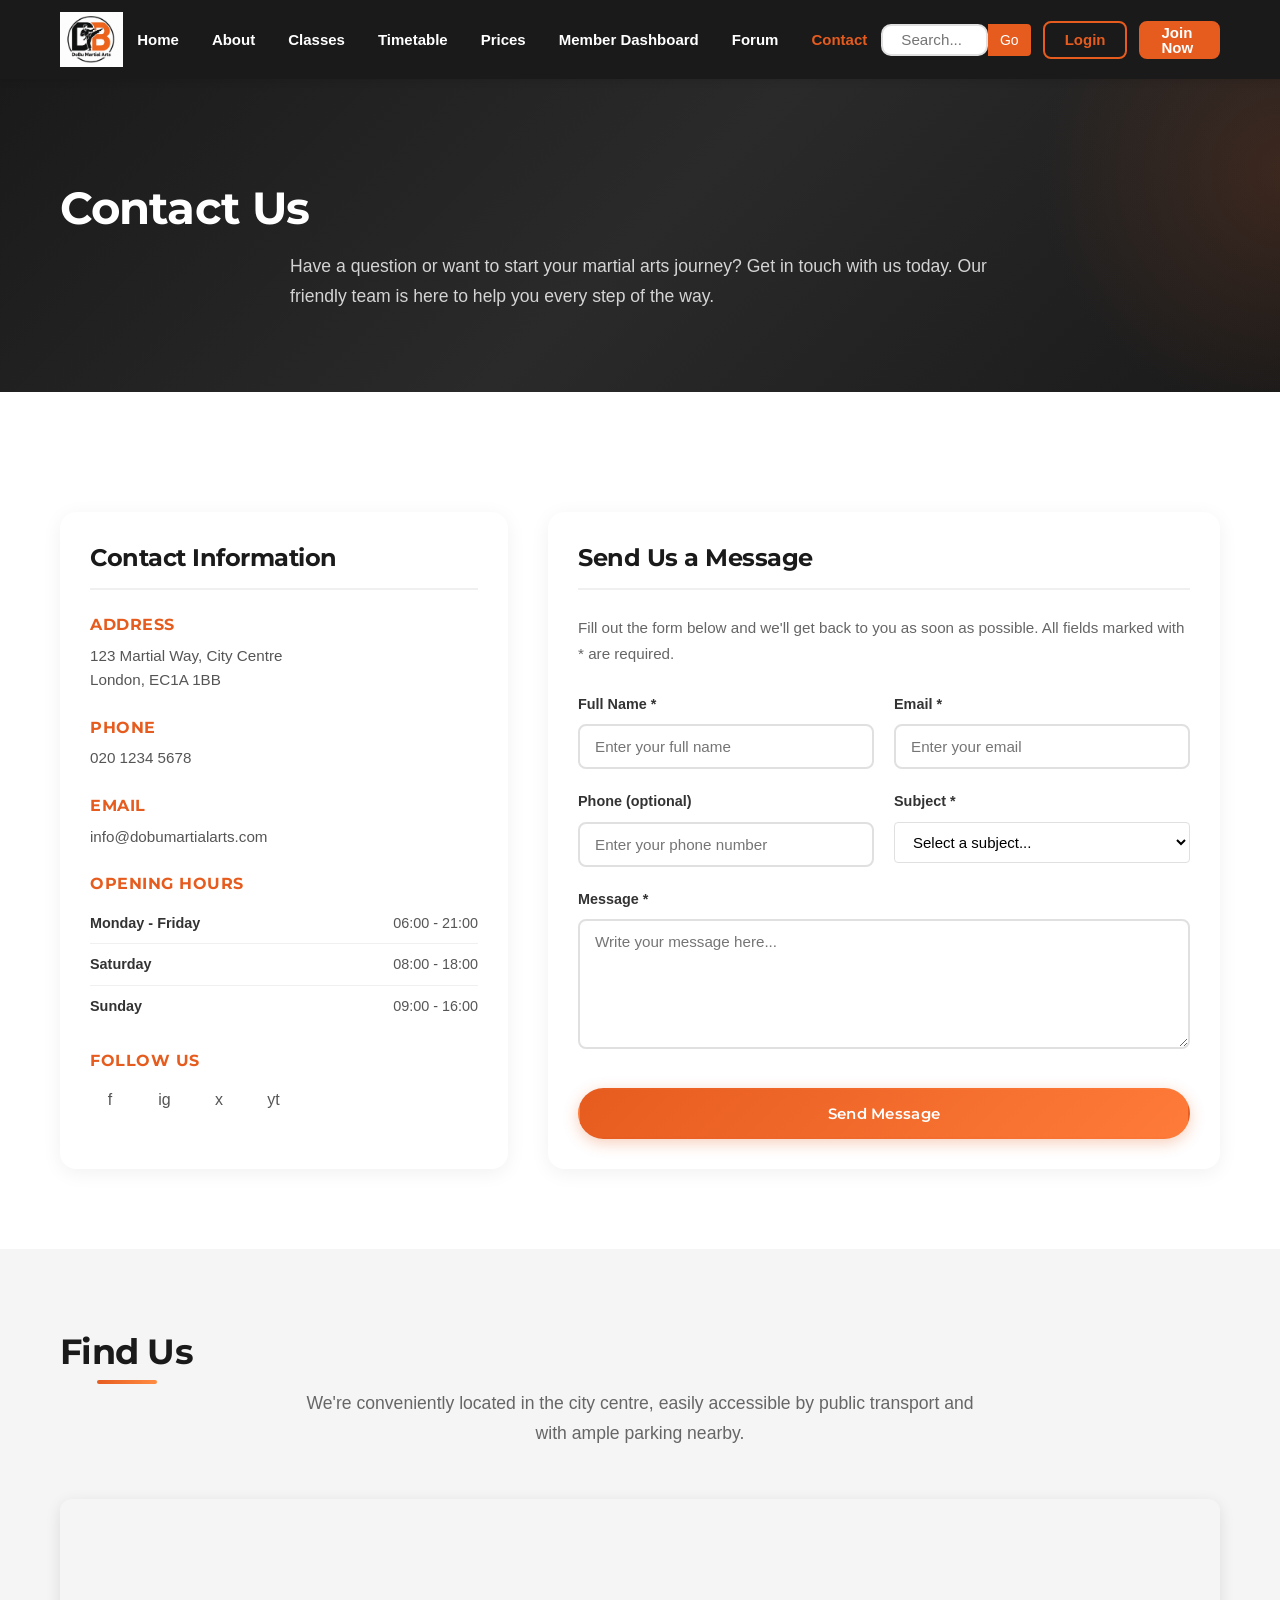
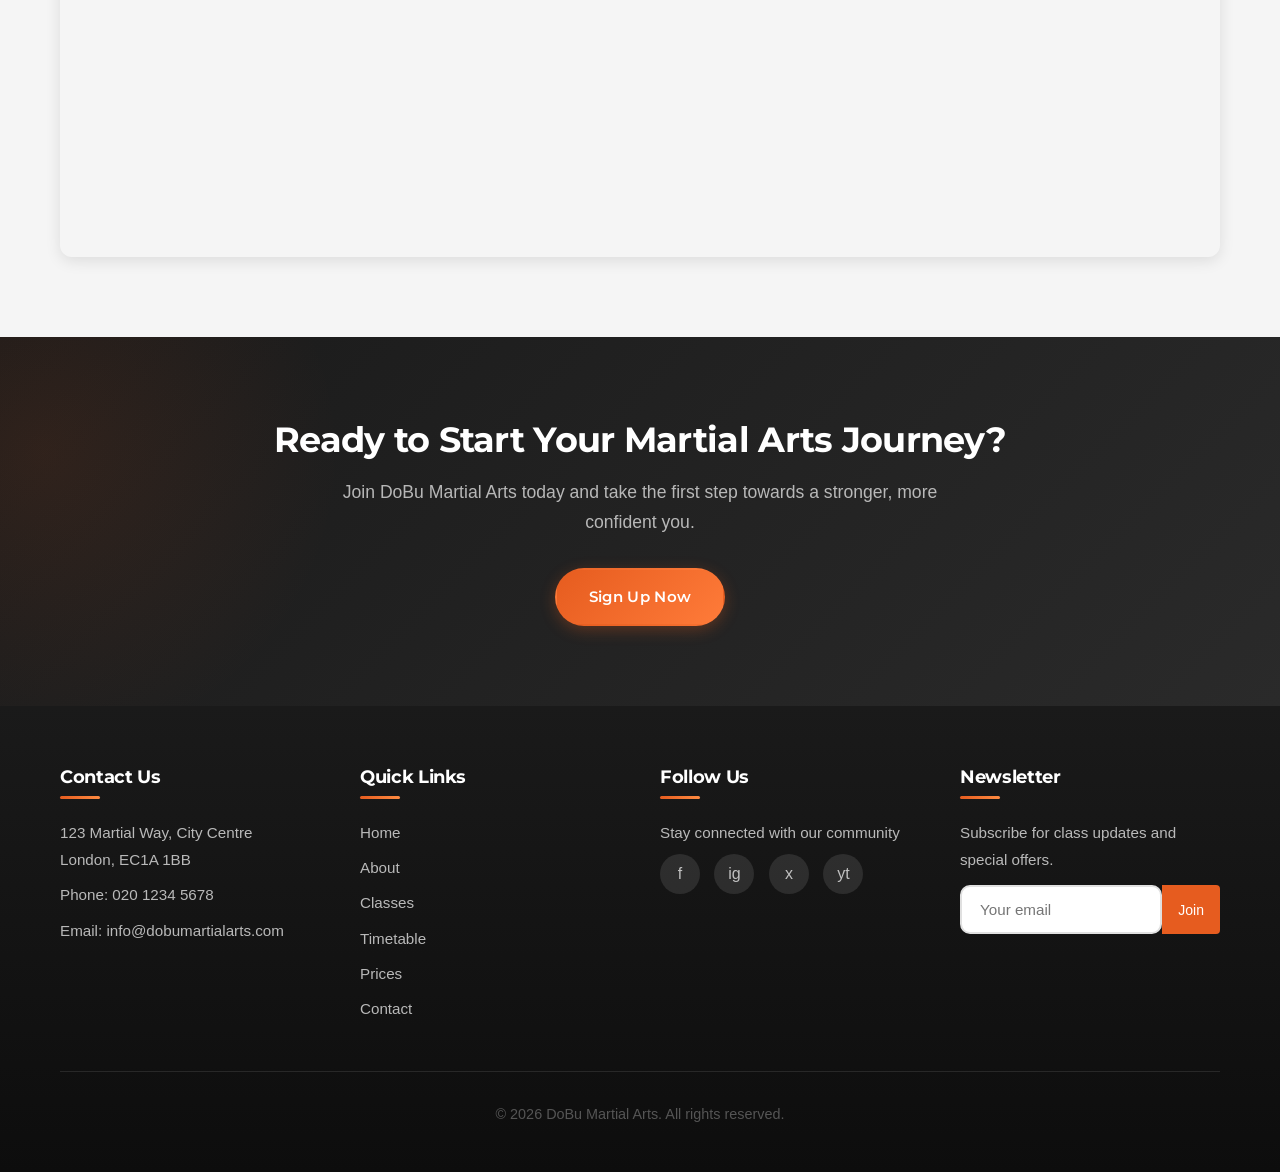
<file: contact.html>
﻿<!DOCTYPE html>
<html lang="en">
<head>
    <meta charset="UTF-8">
    <meta name="viewport" content="width=device-width, initial-scale=1.0">
    <title>Contact Us - DoBu Martial Arts</title>
        <link rel="icon" type="image/png" href="images/logo.png">
    <meta name="description" content="Get in touch with DoBu Martial Arts. Visit our gym, call us, email us, or send a message through our contact form. We're here to help you start your martial arts journey.">
    <link rel="stylesheet" href="css/style.css">
</head>
<body>
    <a href="#main-content" class="skip-link">Skip to main content</a>

    <!-- header navigation -->
    <header>
        <div class="header-inner">
            <a href="index.html" class="logo">
                <img src="images/logo.png" alt="DoBu Martial Arts Logo">
            </a>
            <button type="button" class="menu-toggle" aria-label="Toggle menu">&#9776;</button>
            <nav class="main-nav">
                <a href="index.html">Home</a>
                <a href="about.html">About</a>
                <a href="classes.html">Classes</a>
                <a href="timetable.html">Timetable</a>
                <a href="pricing.html">Prices</a>
                <a href="dashboard.html">Member Dashboard</a>
                <a href="forum.html">Forum</a>
                <a href="contact.html" class="active">Contact</a>
            </nav>
            <div class="header-right">
                <div class="search-box">
                    <input type="text" placeholder="Search..." aria-label="Search">
                    <button type="button" aria-label="Search">Go</button>
                </div>
                <a href="login.html" class="btn-login">Login</a>
                <a href="signup.html" class="btn-join">Join Now</a>
            </div>
        </div>
    </header>
    <main>

    <!-- page hero -->
    <section class="page-hero" id="main-content">
        <div class="container">
            <h1>Contact Us</h1>
            <p>Have a question or want to start your martial arts journey? Get in touch with us today. Our friendly team is here to help you every step of the way.</p>
        </div>
    </section>

    <!-- contact information and form -->
    <section>
        <div class="container">
            <div class="contact-grid">
                <!-- Contact Information Card (Left) -->
                <div class="contact-info-card">
                    <h2>Contact Information</h2>

                    <div class="contact-item">
                        <h3>Address</h3>
                        <p>123 Martial Way, City Centre<br>London, EC1A 1BB</p>
                    </div>

                    <div class="contact-item">
                        <h3>Phone</h3>
                        <p><a href="tel:02012345678">020 1234 5678</a></p>
                    </div>

                    <div class="contact-item">
                        <h3>Email</h3>
                        <p><a href="mailto:info@dobumartialarts.com">info@dobumartialarts.com</a></p>
                    </div>

                    <div class="contact-item">
                        <h3>Opening Hours</h3>
                        <ul class="hours-list">
                            <li><span>Monday - Friday</span><span>06:00 - 21:00</span></li>
                            <li><span>Saturday</span><span>08:00 - 18:00</span></li>
                            <li><span>Sunday</span><span>09:00 - 16:00</span></li>
                        </ul>
                    </div>

                    <div class="contact-item">
                        <h3>Follow Us</h3>
                        <div class="social-links">
                            <a href="https://www.facebook.com/" target="_blank" rel="noopener noreferrer" aria-label="Facebook">f</a>
                            <a href="https://www.instagram.com/" target="_blank" rel="noopener noreferrer" aria-label="Instagram">ig</a>
                            <a href="https://twitter.com/" target="_blank" rel="noopener noreferrer" aria-label="Twitter">x</a>
                            <a href="https://www.youtube.com/" target="_blank" rel="noopener noreferrer" aria-label="YouTube">yt</a>
                        </div>
                    </div>
                </div>

                <!-- Contact Form  -->
                <div class="contact-form-card">
                    <h2>Send Us a Message</h2>
                    <p>Fill out the form below and we'll get back to you as soon as possible. All fields marked with * are required.</p>

                    <form class="contact-form" id="contactForm" novalidate>
                        <div class="form-row">
                            <div class="form-group">
                                <label for="fullName">Full Name *</label>
                                <input type="text" id="fullName" name="fullName" placeholder="Enter your full name" required>
                            </div>
                            <div class="form-group">
                                <label for="email">Email *</label>
                                <input type="email" id="email" name="email" placeholder="Enter your email" required>
                            </div>
                        </div>

                        <div class="form-row">
                            <div class="form-group">
                                <label for="phone">Phone (optional)</label>
                                <input type="tel" id="phone" name="phone" placeholder="Enter your phone number">
                            </div>
                            <div class="form-group">
                                <label for="subject">Subject *</label>
                                <select id="subject" name="subject" required>
                                    <option value="">Select a subject...</option>
                                    <option value="general">General Enquiry</option>
                                    <option value="membership">Membership</option>
                                    <option value="classes">Classes & Timetable</option>
                                    <option value="private">Private Tuition</option>
                                    <option value="feedback">Feedback</option>
                                    <option value="other">Other</option>
                                </select>
                            </div>
                        </div>

                        <div class="form-group">
                            <label for="message">Message *</label>
                            <textarea id="message" name="message" rows="6" placeholder="Write your message here..." required></textarea>
                        </div>

                        <button type="submit" class="btn btn-primary">Send Message</button>
                    </form>
                </div>
            </div>
        </div>
    </section>

    <!-- google map -->
    <section class="section-alt">
        <div class="container">
            <h2 class="section-title">Find Us</h2>
            <p class="section-subtitle">We're conveniently located in the city centre, easily accessible by public transport and with ample parking nearby.</p>

            <div class="map-container">
                <iframe src="https://www.google.com/maps/embed?pb=!1m18!1m12!1m3!1d2483.5!2d-0.12!3d51.51!2m3!1f0!2f0!3f0!3m2!1i1024!2i768!4f13.1!3m3!1m2!1s0x0%3A0x0!2zNTHCsDMwJzM2LjAiTiAwwrAwNycwMC4wIlc!5e0!3m2!1sen!2suk!4v1690000000000&hl=en&gl=uk" height="350" allowfullscreen="" loading="lazy" referrerpolicy="no-referrer-when-downgrade" title="DoBu Martial Arts location map"></iframe>
            </div>
        </div>
    </section>

    <!-- cta banner -->
    <section class="cta-banner">
        <div class="container">
            <h2>Ready to Start Your Martial Arts Journey?</h2>
            <p>Join DoBu Martial Arts today and take the first step towards a stronger, more confident you.</p>
            <a href="signup.html" class="btn btn-primary">Sign Up Now</a>
        </div>
    </section>

    <!-- footer -->    </main>

    <footer>
        <div class="container">
            <div class="footer-grid">
                <div class="footer-col">
                    <h3>Contact Us</h3>
                    <p>123 Martial Way, City Centre<br>London, EC1A 1BB</p>
                    <p>Phone: 020 1234 5678</p>
                    <p>Email: info@dobumartialarts.com</p>
                </div>
                <div class="footer-col">
                    <h3>Quick Links</h3>
                    <ul>
                        <li><a href="index.html">Home</a></li>
                        <li><a href="about.html">About</a></li>
                        <li><a href="classes.html">Classes</a></li>
                        <li><a href="timetable.html">Timetable</a></li>
                        <li><a href="pricing.html">Prices</a></li>
                        <li><a href="contact.html">Contact</a></li>
                    </ul>
                </div>
                <div class="footer-col">
                    <h3>Follow Us</h3>
                    <p>Stay connected with our community</p>
                    <div class="social-links">
                        <a href="https://www.facebook.com/" target="_blank" rel="noopener noreferrer" aria-label="Facebook">f</a>
                        <a href="https://www.instagram.com/" target="_blank" rel="noopener noreferrer" aria-label="Instagram">ig</a>
                        <a href="https://twitter.com/" target="_blank" rel="noopener noreferrer" aria-label="Twitter">x</a>
                        <a href="https://www.youtube.com/" target="_blank" rel="noopener noreferrer" aria-label="YouTube">yt</a>
                    </div>
                </div>
                <div class="footer-col">
                    <h3>Newsletter</h3>
                    <p>Subscribe for class updates and special offers.</p>
                    <form class="newsletter-form" novalidate>
                        <input type="email" placeholder="Your email" required aria-label="Email address for newsletter">
                        <button type="submit">Join</button>
                    </form>
                </div>
            </div><div class="footer-bottom">
                <p>&copy; 2026 DoBu Martial Arts. All rights reserved.</p>
            </div>
        </div>
    </footer>

    <!-- Back to Top Button -->
    <button type="button" class="back-to-top" aria-label="Back to top">&uarr;</button>

    <script src="js/main.js"></script>
    <script src="js/contact.js"></script>
</body>
</html>
</file>
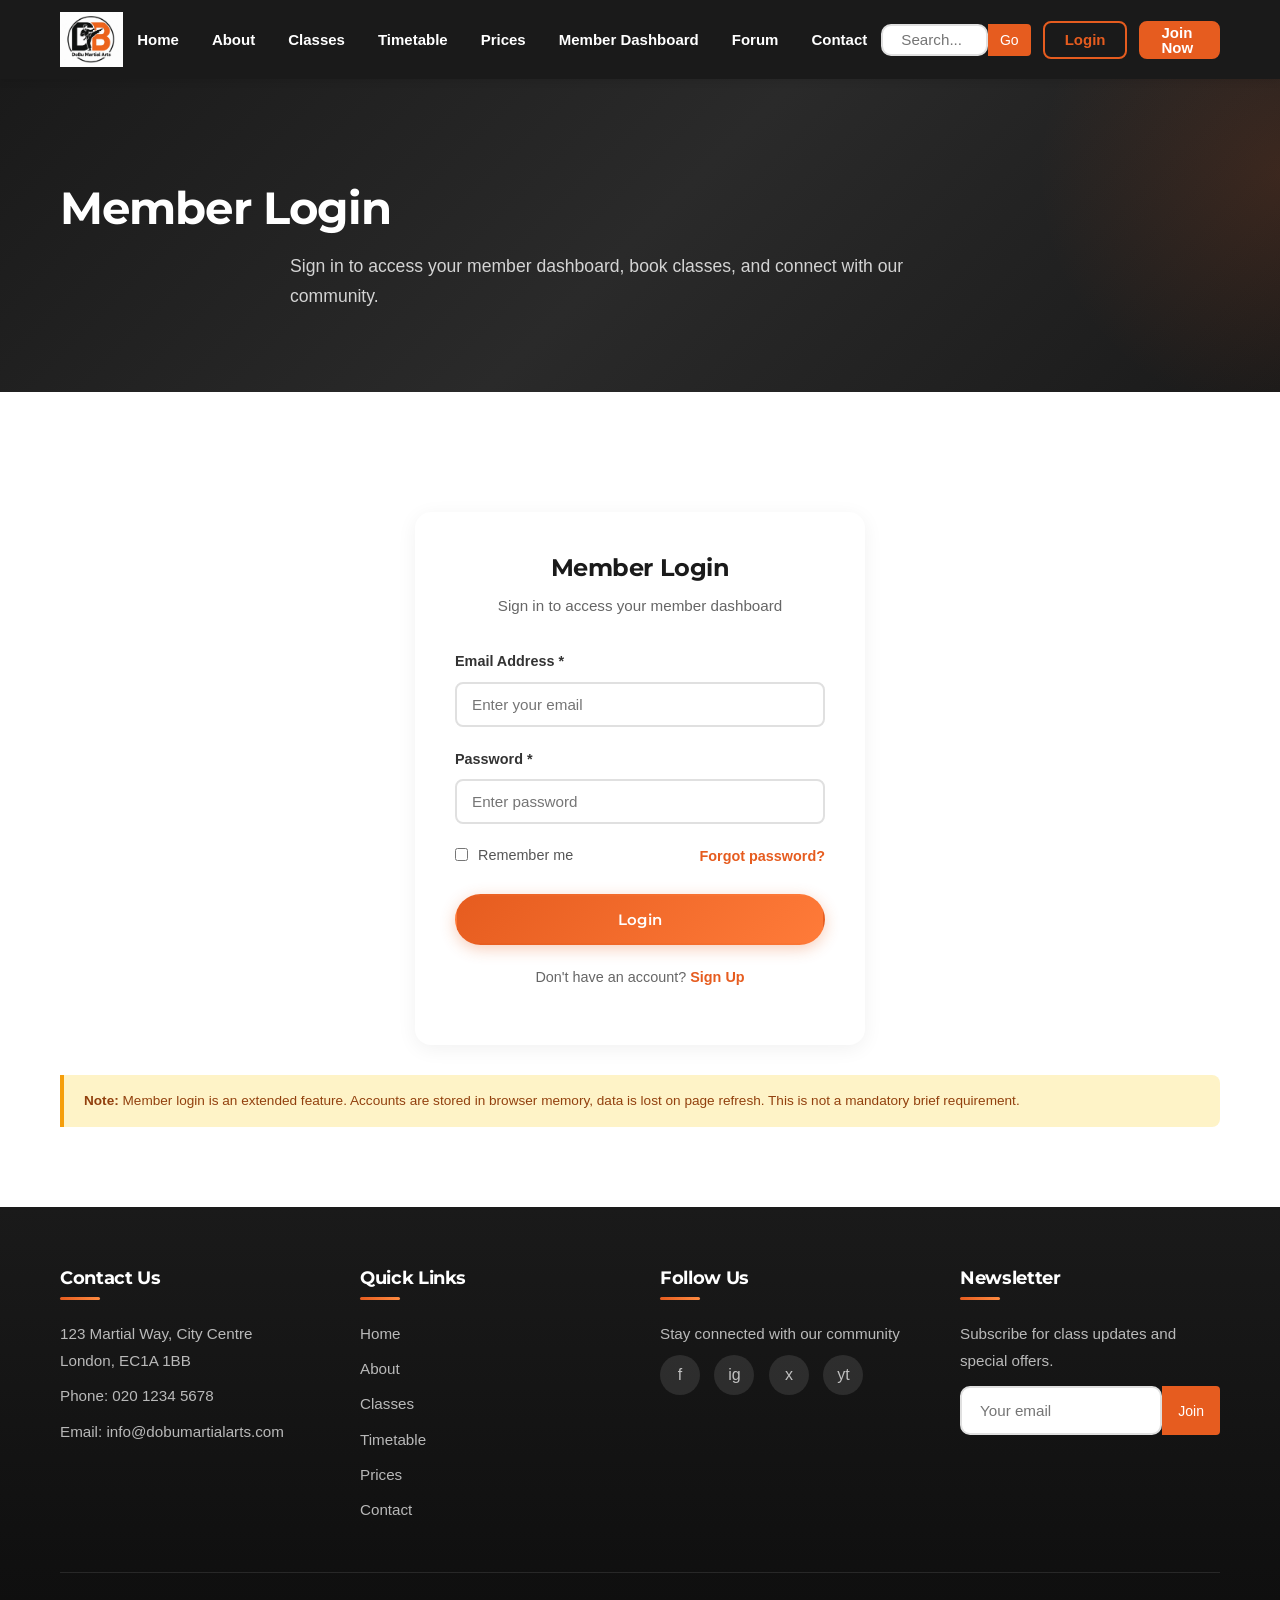
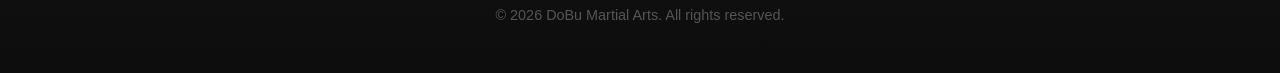
<file: dashboard.html>
﻿<!DOCTYPE html>
<html lang="en">
<head>
    <meta charset="UTF-8">
    <meta name="viewport" content="width=device-width, initial-scale=1.0">
    <title>Member Dashboard - DoBu Martial Arts</title>
        <link rel="icon" type="image/png" href="images/logo.png">
    <meta name="description" content="Access your member dashboard at DoBu Martial Arts. View your profile, upcoming classes, book new classes, and manage your membership.">
    <link rel="stylesheet" href="css/style.css">
</head>
<body>
    <a href="#main-content" class="skip-link">Skip to main content</a>

    <!-- header navigation (with logout button for logged-in state) -->
    <header>
        <div class="header-inner">
            <a href="index.html" class="logo">
                <img src="images/logo.png" alt="DoBu Martial Arts Logo">
            </a>
            <button type="button" class="menu-toggle" aria-label="Toggle menu">&#9776;</button>
            <nav class="main-nav">
                <a href="index.html">Home</a>
                <a href="about.html">About</a>
                <a href="classes.html">Classes</a>
                <a href="timetable.html">Timetable</a>
                <a href="pricing.html">Prices</a>
                <a href="dashboard.html" class="active">Member Dashboard</a>
                <a href="forum.html">Forum</a>
                <a href="contact.html">Contact</a>
            </nav>
            <div class="header-right">
                <div class="search-box">
                    <input type="text" placeholder="Search..." aria-label="Search">
                    <button type="button" aria-label="Search">Go</button>
                </div>
                <a href="#" class="btn-login" id="logoutBtn">Logout</a>
            </div>
        </div>
    </header>
    <main id="main-content">

    <!-- welcome banner -->
    <section class="dashboard-welcome">
        <div class="container">
            <div class="welcome-banner">
                <div class="welcome-text">
                    <h1>Welcome back, <span id="memberName">John Doe</span>!</h1>
                    <span class="membership-badge" id="memberPlan">Intermediate Member</span>
                </div>
                <a href="#" class="btn btn-outline" id="editProfileBtn">Edit Profile</a>
            </div>
        </div>
    </section>

    <!-- dashboard content -->
    <section class="dashboard-section">
        <div class="container">
            <div class="dashboard-grid">
                <!-- My Profile (Left Column) -->
                <div class="dashboard-card profile-card">
                    <h2>My Profile</h2>
                    <div class="profile-avatar" id="profileAvatar" title="Click to change photo">
                        <div class="avatar-placeholder" id="avatarPlaceholder">&#128100;</div>
                        <img id="avatarImage" src="[data-uri]" alt="Profile avatar">
                    </div>
                    <input type="file" id="avatarInput" accept="image/*" aria-label="Upload profile photo">
                    <h3 class="profile-name" id="profileName">John Doe</h3>
                    <div class="profile-details">
                        <div class="detail-item">
                            <span class="detail-label">Email</span>
                            <span class="detail-value" id="profileEmail">john@example.com</span>
                        </div>
                        <div class="detail-item">
                            <span class="detail-label">Phone</span>
                            <span class="detail-value" id="profilePhone">Not set</span>
                        </div>
                        <div class="detail-item">
                            <span class="detail-label">Plan</span>
                            <span class="detail-value" id="profilePlan">Intermediate</span>
                        </div>
                        <div class="detail-item">
                            <span class="detail-label">Joined</span>
                            <span class="detail-value">01 Jan 2026</span>
                        </div>
                        <div class="detail-item">
                            <span class="detail-label">Expires</span>
                            <span class="detail-value">01 Jan 2027</span>
                        </div>
                    </div>
                </div>

                <!-- My Upcoming Classes  -->
                <div class="dashboard-card">
                    <div class="card-header">
                        <h2>My Upcoming Classes</h2>
                        <a href="timetable.html" class="view-all-link">View All</a>
                    </div>

                    <div class="upcoming-classes-list">
                        <!-- Class 1 -->
                        <div class="class-booking-item">
                            <div class="class-info">
                                <h3>Jiu-jitsu</h3>
                                <p class="class-date">Mon, 02 Sep 2026</p>
                                <p class="class-time">19:00 - 21:00</p>
                            </div>
                            <button type="button" class="btn-cancel" data-class="jiujitsu">Cancel</button>
                        </div>

                        <!-- Class 2 -->
                        <div class="class-booking-item">
                            <div class="class-info">
                                <h3>Muay Thai</h3>
                                <p class="class-date">Tue, 08 Sep 2026</p>
                                <p class="class-time">17:30 - 19:00</p>
                            </div>
                            <button type="button" class="btn-cancel" data-class="muay-thai">Cancel</button>
                        </div>

                        <!-- Class 3 -->
                        <div class="class-booking-item">
                            <div class="class-info">
                                <h3>Judo</h3>
                                <p class="class-date">Wed, 09 Sep 2026</p>
                                <p class="class-time">17:30 - 19:00</p>
                            </div>
                            <button type="button" class="btn-cancel" data-class="karate">Cancel</button>
                        </div>

                        <!-- Class 4 -->
                        <div class="class-booking-item">
                            <div class="class-info">
                                <h3>Karate</h3>
                                <p class="class-date">Sat, 12 Sep 2026</p>
                                <p class="class-time">13:00 - 14:30</p>
                            </div>
                            <button type="button" class="btn-cancel" data-class="judo">Cancel</button>
                        </div>
                    </div>
                </div>

                <!-- Quick Actions & My Benefits  -->
                <div class="dashboard-column">
                    <!-- Quick Actions -->
                    <div class="dashboard-card">
                        <h2>Quick Actions</h2>
                        <div class="quick-actions-grid">
                            <a href="classes.html" class="action-btn">Book a Class</a>
                            <a href="timetable.html" class="action-btn">View Timetable</a>
                            <a href="#" class="action-btn" id="updateProfileBtn">Update Profile</a>
                            <a href="contact.html" class="action-btn">Contact Us</a>
                        </div>
                    </div>

                    <!-- My Benefits -->
                    <div class="dashboard-card">
                        <h2>My Benefits</h2>
                        <ul class="benefits-list">
                            <li>1 martial art discipline</li>
                            <li>3 sessions per week</li>
                            <li>Access to gym & fitness area</li>
                            <li>Free uniform (first sign-up)</li>
                            <li>Progress tracking and grading</li>
                            <li>Member dashboard access</li>
                            <li>Forum community access</li>
                        </ul>
                    </div>
                </div>
            </div>

            <!-- Extended Feature Note -->
            <div class="extended-feature-note">
                <p><strong>Note:</strong> Member Dashboard is an extended feature not required by the brief. Profile data (including avatar) is stored in your browser's localStorage and persists across page refreshes, but will be lost if you clear browser data or use a different device. Class bookings are static demo data.</p>
            </div>
        </div>
    </section>

    <!-- footer -->    </main>

    <footer>
        <div class="container">
            <div class="footer-grid">
                <div class="footer-col">
                    <h3>Contact Us</h3>
                    <p>123 Martial Way, City Centre<br>London, EC1A 1BB</p>
                    <p>Phone: 020 1234 5678</p>
                    <p>Email: info@dobumartialarts.com</p>
                </div>
                <div class="footer-col">
                    <h3>Quick Links</h3>
                    <ul>
                        <li><a href="index.html">Home</a></li>
                        <li><a href="about.html">About</a></li>
                        <li><a href="classes.html">Classes</a></li>
                        <li><a href="timetable.html">Timetable</a></li>
                        <li><a href="pricing.html">Prices</a></li>
                        <li><a href="contact.html">Contact</a></li>
                    </ul>
                </div>
                <div class="footer-col">
                    <h3>Follow Us</h3>
                    <p>Stay connected with our community</p>
                    <div class="social-links">
                        <a href="https://www.facebook.com/" target="_blank" rel="noopener noreferrer" aria-label="Facebook">f</a>
                        <a href="https://www.instagram.com/" target="_blank" rel="noopener noreferrer" aria-label="Instagram">ig</a>
                        <a href="https://twitter.com/" target="_blank" rel="noopener noreferrer" aria-label="Twitter">x</a>
                        <a href="https://www.youtube.com/" target="_blank" rel="noopener noreferrer" aria-label="YouTube">yt</a>
                    </div>
                </div>
                <div class="footer-col">
                    <h3>Newsletter</h3>
                    <p>Subscribe for class updates and special offers.</p>
                    <form class="newsletter-form" novalidate>
                        <input type="email" placeholder="Your email" required aria-label="Email address for newsletter">
                        <button type="submit">Join</button>
                    </form>
                </div>
            </div><div class="footer-bottom">
                <p>&copy; 2026 DoBu Martial Arts. All rights reserved.</p>
            </div>
        </div>
    </footer>

    <!-- Back to Top Button -->
    <button type="button" class="back-to-top" aria-label="Back to top">&uarr;</button>

    <!-- edit profile modal -->
    <div id="editProfileModal" class="modal-overlay">
        <div class="modal-content">
            <div class="modal-header">
                <h2>Edit Profile</h2>
                <button type="button" id="closeModalBtn" class="modal-close-btn">&times;</button>
            </div>

            <!-- Avatar upload -->
            <div class="modal-avatar-section">
                <div id="modalAvatarPreview" class="modal-avatar-preview">
                    <span id="modalAvatarIcon" class="modal-avatar-icon">&#128100;</span>
                    <img id="modalAvatarImg" src="[data-uri]" alt="Avatar preview">
                </div>
                <button type="button" id="changePhotoBtn" class="modal-change-photo">Change Photo</button>
                <input type="file" id="modalAvatarInput" accept="image/*" aria-label="Upload profile photo">
            </div>

            <!-- Form fields -->
            <form id="editProfileForm" novalidate>
                <div class="modal-form-group">
                    <label for="editFullName">Full Name</label>
                    <input type="text" id="editFullName" required>
                    <span id="editNameError" class="modal-form-error">Please enter your full name.</span>
                </div>

                <div class="modal-form-group">
                    <label for="editEmail">Email</label>
                    <input type="email" id="editEmail" required>
                    <span id="editEmailError" class="modal-form-error">Please enter a valid email address.</span>
                </div>

                <div class="modal-form-group">
                    <label for="editPhone">Phone (optional)</label>
                    <input type="tel" id="editPhone">
                </div>

                <div class="modal-actions">
                    <button type="submit" class="modal-save-btn">Save Changes</button>
                    <button type="button" id="cancelEditBtn" class="modal-cancel-btn">Cancel</button>
                </div>
            </form>
        </div>
    </div>

    <script src="js/main.js"></script>
    <script src="js/dashboard.js"></script>
</body>
</html>
</file>
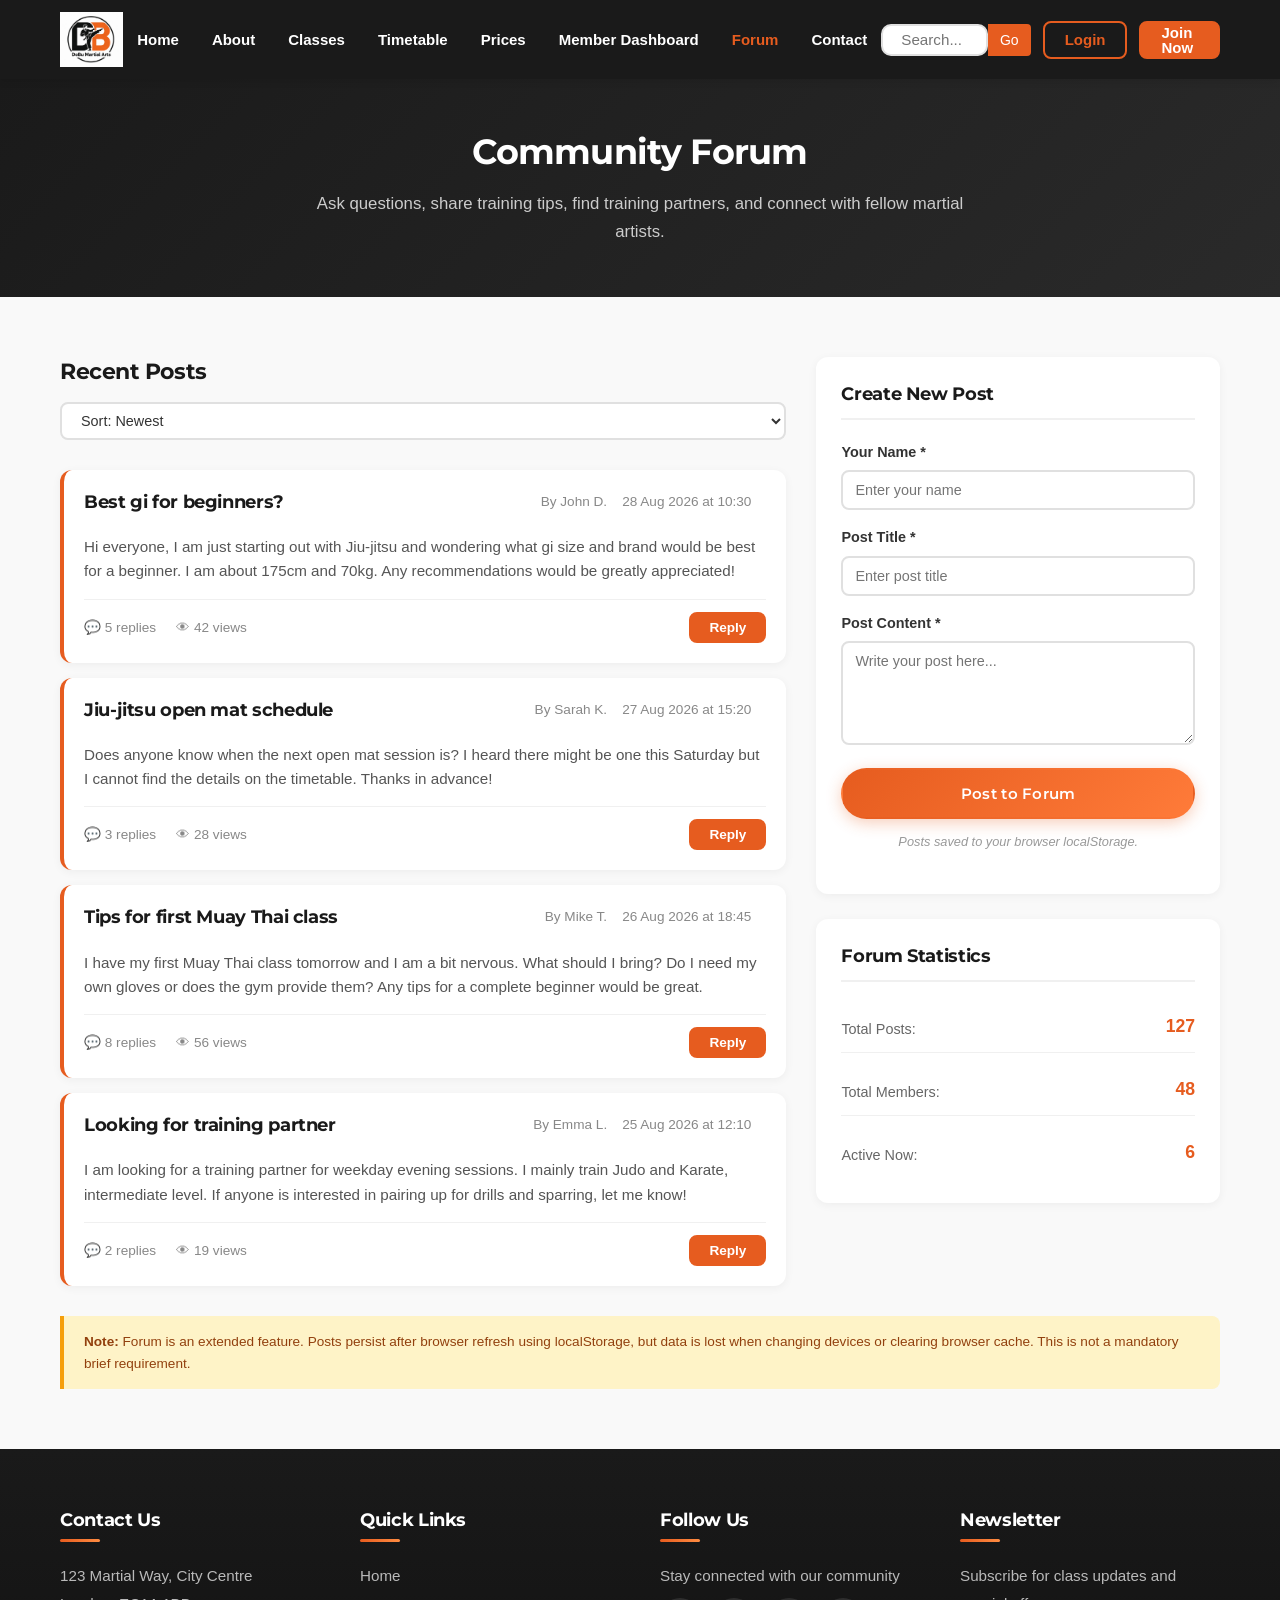
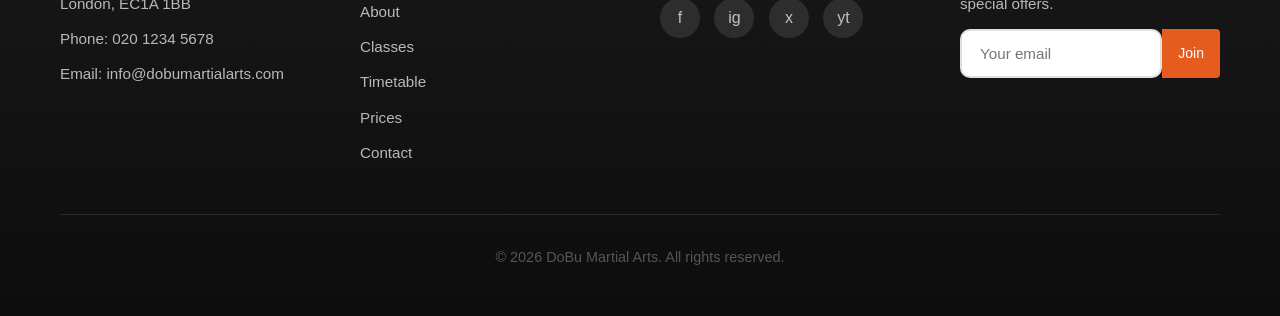
<file: forum.html>
﻿<!DOCTYPE html>
<html lang="en">
<head>
    <meta charset="UTF-8">
    <meta name="viewport" content="width=device-width, initial-scale=1.0">
    <title>Community Forum - DoBu Martial Arts</title>
        <link rel="icon" type="image/png" href="images/logo.png">
    <meta name="description" content="Join the DoBu Martial Arts community forum. Ask questions, share training tips, find training partners, and connect with fellow martial artists.">
    <link rel="stylesheet" href="css/style.css">
</head>
<body>
    <a href="#main-content" class="skip-link">Skip to main content</a>

    <!-- header navigation -->
    <header>
        <div class="header-inner">
            <a href="index.html" class="logo">
                <img src="images/logo.png" alt="DoBu Martial Arts Logo">
            </a>
            <button type="button" class="menu-toggle" aria-label="Toggle menu">&#9776;</button>
            <nav class="main-nav">
                <a href="index.html">Home</a>
                <a href="about.html">About</a>
                <a href="classes.html">Classes</a>
                <a href="timetable.html">Timetable</a>
                <a href="pricing.html">Prices</a>
                <a href="dashboard.html">Member Dashboard</a>
                <a href="forum.html" class="active">Forum</a>
                <a href="contact.html">Contact</a>
            </nav>
            <div class="header-right">
                <div class="search-box">
                    <input type="text" placeholder="Search..." aria-label="Search">
                    <button type="button" aria-label="Search">Go</button>
                </div>
                <a href="login.html" class="btn-login">Login</a>
                <a href="signup.html" class="btn-join">Join Now</a>
            </div>
        </div>
    </header>
    <main id="main-content">

    <!-- page title banner -->
    <section class="forum-banner">
        <div class="container">
            <h1>Community Forum</h1>
            <p>Ask questions, share training tips, find training partners, and connect with fellow martial artists.</p>
        </div>
    </section>

    <!-- forum content -->
    <section class="forum-section">
        <div class="container">
            <div class="forum-grid">
                <!-- Recent Posts  -->
                <div class="forum-main">
                    <div class="forum-header">
                        <h2>Recent Posts</h2>
                        <select class="sort-dropdown" id="sortDropdown" aria-label="Sort posts by">
                            <option value="newest">Sort: Newest</option>
                            <option value="oldest">Sort: Oldest</option>
                            <option value="popular">Sort: Most Replies</option>
                        </select>
                    </div>

                    <div class="posts-list" id="postsList">
                        <!-- Posts will be loaded here by JavaScript -->
                    </div>

                    <button type="button" class="btn btn-outline load-more-btn" id="loadMoreBtn">Load More Posts</button>
                </div>

                <!-- Right Sidebar -->
                <div class="forum-sidebar">
                    <!-- Create New Post Form  -->
                    <div class="sidebar-card create-post-card">
                        <h3>Create New Post</h3>
                        <form id="createPostForm" novalidate>
                            <div class="form-group">
                                <label for="postAuthor">Your Name *</label>
                                <input type="text" id="postAuthor" name="author" placeholder="Enter your name" required>
                            </div>

                            <div class="form-group">
                                <label for="postTitle">Post Title *</label>
                                <input type="text" id="postTitle" name="title" placeholder="Enter post title" required>
                            </div>

                            <div class="form-group">
                                <label for="postContent">Post Content *</label>
                                <textarea id="postContent" name="content" rows="5" placeholder="Write your post here..." required></textarea>
                            </div>

                            <button type="submit" class="btn btn-primary btn-full">Post to Forum</button>

                            <p class="localstorage-note">Posts saved to your browser localStorage.</p>
                        </form>
                    </div>

                    <!-- Forum Statistics -->
                    <div class="sidebar-card">
                        <h3>Forum Statistics</h3>
                        <div class="stats-list">
                            <div class="stat-item">
                                <span class="stat-label">Total Posts:</span>
                                <span class="stat-value" id="totalPosts">127</span>
                            </div>
                            <div class="stat-item">
                                <span class="stat-label">Total Members:</span>
                                <span class="stat-value" id="totalMembers">48</span>
                            </div>
                            <div class="stat-item">
                                <span class="stat-label">Active Now:</span>
                                <span class="stat-value" id="activeNow">6</span>
                            </div>
                        </div>
                    </div>
                </div>
            </div>

            <!-- Extended Feature Note  -->
            <div class="extended-feature-note">
                <p><strong>Note:</strong> Forum is an extended feature. Posts persist after browser refresh using localStorage, but data is lost when changing devices or clearing browser cache. This is not a mandatory brief requirement.</p>
            </div>
        </div>
    </section>

    <!-- footer -->    </main>

    <footer>
        <div class="container">
            <div class="footer-grid">
                <div class="footer-col">
                    <h3>Contact Us</h3>
                    <p>123 Martial Way, City Centre<br>London, EC1A 1BB</p>
                    <p>Phone: 020 1234 5678</p>
                    <p>Email: info@dobumartialarts.com</p>
                </div>
                <div class="footer-col">
                    <h3>Quick Links</h3>
                    <ul>
                        <li><a href="index.html">Home</a></li>
                        <li><a href="about.html">About</a></li>
                        <li><a href="classes.html">Classes</a></li>
                        <li><a href="timetable.html">Timetable</a></li>
                        <li><a href="pricing.html">Prices</a></li>
                        <li><a href="contact.html">Contact</a></li>
                    </ul>
                </div>
                <div class="footer-col">
                    <h3>Follow Us</h3>
                    <p>Stay connected with our community</p>
                    <div class="social-links">
                        <a href="https://www.facebook.com/" target="_blank" rel="noopener noreferrer" aria-label="Facebook">f</a>
                        <a href="https://www.instagram.com/" target="_blank" rel="noopener noreferrer" aria-label="Instagram">ig</a>
                        <a href="https://twitter.com/" target="_blank" rel="noopener noreferrer" aria-label="Twitter">x</a>
                        <a href="https://www.youtube.com/" target="_blank" rel="noopener noreferrer" aria-label="YouTube">yt</a>
                    </div>
                </div>
                <div class="footer-col">
                    <h3>Newsletter</h3>
                    <p>Subscribe for class updates and special offers.</p>
                    <form class="newsletter-form" novalidate>
                        <input type="email" placeholder="Your email" required aria-label="Email address for newsletter">
                        <button type="submit">Join</button>
                    </form>
                </div>
            </div><div class="footer-bottom">
                <p>&copy; 2026 DoBu Martial Arts. All rights reserved.</p>
            </div>
        </div>
    </footer>

    <!-- Back to Top Button -->
    <button type="button" class="back-to-top" aria-label="Back to top">&uarr;</button>

    <script src="js/main.js"></script>
    <script src="js/forum.js"></script>
</body>
</html>
</file>
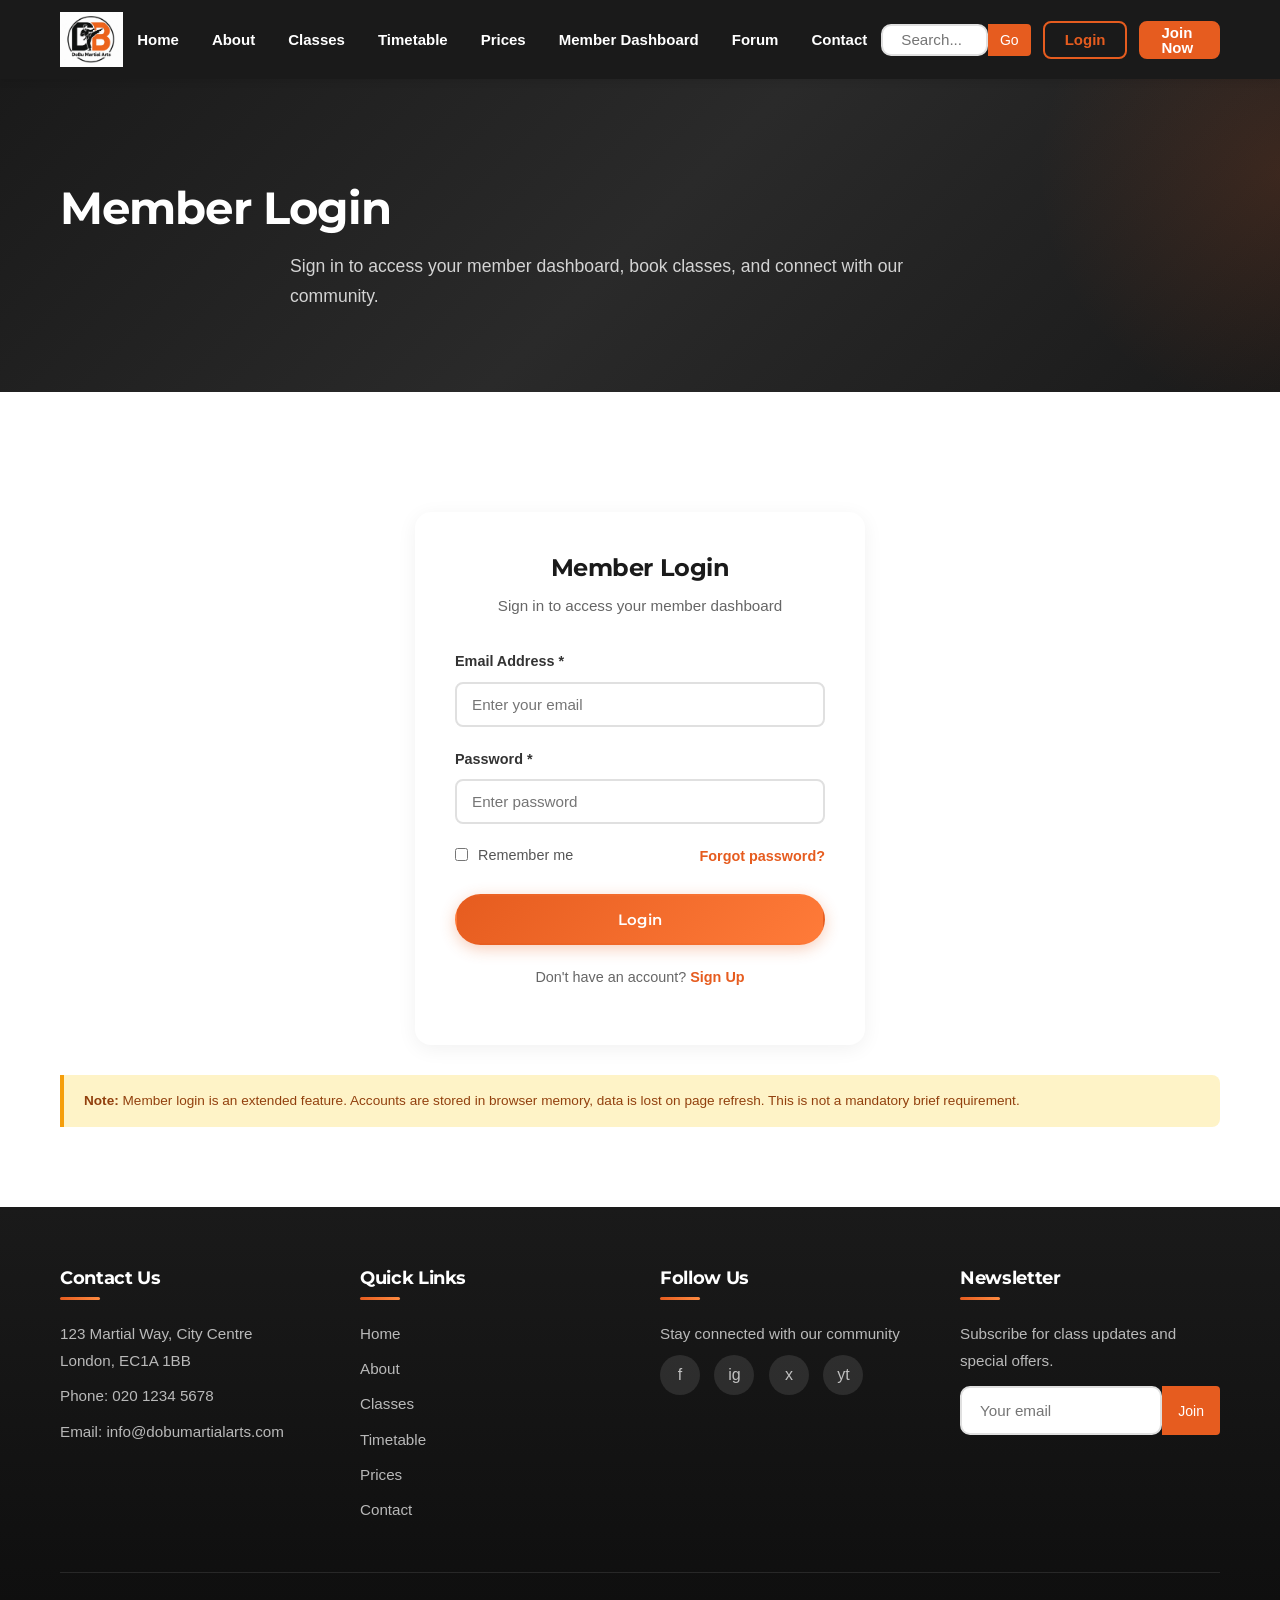
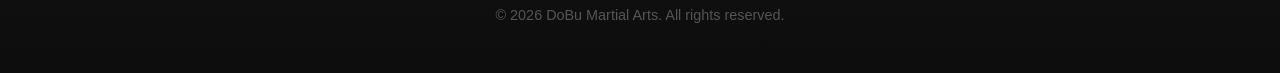
<file: login.html>
﻿<!DOCTYPE html>
<html lang="en">
<head>
    <meta charset="UTF-8">
    <meta name="viewport" content="width=device-width, initial-scale=1.0">
    <title>Login - DoBu Martial Arts</title>
        <link rel="icon" type="image/png" href="images/logo.png">
    <meta name="description" content="Login to your DoBu Martial Arts member account. Access your dashboard, book classes, and join our community forum.">
    <link rel="stylesheet" href="css/style.css">
</head>
<body>
    <a href="#main-content" class="skip-link">Skip to main content</a>

    <!-- header navigation -->
    <header>
        <div class="header-inner">
            <a href="index.html" class="logo">
                <img src="images/logo.png" alt="DoBu Martial Arts Logo">
            </a>
            <button type="button" class="menu-toggle" aria-label="Toggle menu">&#9776;</button>
            <nav class="main-nav">
                <a href="index.html">Home</a>
                <a href="about.html">About</a>
                <a href="classes.html">Classes</a>
                <a href="timetable.html">Timetable</a>
                <a href="pricing.html">Prices</a>
                <a href="dashboard.html">Member Dashboard</a>
                <a href="forum.html">Forum</a>
                <a href="contact.html">Contact</a>
            </nav>
            <div class="header-right">
                <div class="search-box">
                    <input type="text" placeholder="Search..." aria-label="Search">
                    <button type="button" aria-label="Search">Go</button>
                </div>
                <a href="login.html" class="btn-login active">Login</a>
                <a href="signup.html" class="btn-join">Join Now</a>
            </div>
        </div>
    </header>
    <main>

    <!-- page hero -->
    <section class="page-hero" id="main-content">
        <div class="container">
            <h1>Member Login</h1>
            <p>Sign in to access your member dashboard, book classes, and connect with our community.</p>
        </div>
    </section>

    <!-- login form -->
    <section>
        <div class="container">
            <div class="login-wrapper">
                <div class="login-card">
                    <h2>Member Login</h2>
                    <p class="login-subtitle">Sign in to access your member dashboard</p>

                    <form id="loginForm" novalidate>
                        <!-- Error Message Area -->
                        <div class="form-error-message" id="loginError" role="alert" aria-live="polite"></div>

                        <div class="form-group">
                            <label for="loginEmail">Email Address *</label>
                            <input type="email" id="loginEmail" name="email" placeholder="Enter your email" required>
                        </div>

                        <div class="form-group">
                            <label for="loginPassword">Password *</label>
                            <input type="password" id="loginPassword" autocomplete="current-password" name="password" placeholder="Enter password" required>
                        </div>

                        <div class="login-options">
                            <label class="checkbox-label" for="rememberMe">
                                <input type="checkbox" id="rememberMe" name="rememberMe">
                                <span>Remember me</span>
                            </label>
                            <a href="#" class="forgot-password">Forgot password?</a>
                        </div>

                        <button type="submit" class="btn btn-primary btn-full">Login</button>

                        <p class="signup-link">Don't have an account? <a href="signup.html">Sign Up</a></p>
                    </form>
                </div>
            </div>

            <!-- Extended Feature Note  -->
            <div class="extended-feature-note">
                <p><strong>Note:</strong> Member login is an extended feature. Accounts are stored in browser memory, data is lost on page refresh. This is not a mandatory brief requirement.</p>
            </div>
        </div>
    </section>

    <!-- footer -->    </main>

    <footer>
        <div class="container">
            <div class="footer-grid">
                <div class="footer-col">
                    <h3>Contact Us</h3>
                    <p>123 Martial Way, City Centre<br>London, EC1A 1BB</p>
                    <p>Phone: 020 1234 5678</p>
                    <p>Email: info@dobumartialarts.com</p>
                </div>
                <div class="footer-col">
                    <h3>Quick Links</h3>
                    <ul>
                        <li><a href="index.html">Home</a></li>
                        <li><a href="about.html">About</a></li>
                        <li><a href="classes.html">Classes</a></li>
                        <li><a href="timetable.html">Timetable</a></li>
                        <li><a href="pricing.html">Prices</a></li>
                        <li><a href="contact.html">Contact</a></li>
                    </ul>
                </div>
                <div class="footer-col">
                    <h3>Follow Us</h3>
                    <p>Stay connected with our community</p>
                    <div class="social-links">
                        <a href="https://www.facebook.com/" target="_blank" rel="noopener noreferrer" aria-label="Facebook">f</a>
                        <a href="https://www.instagram.com/" target="_blank" rel="noopener noreferrer" aria-label="Instagram">ig</a>
                        <a href="https://twitter.com/" target="_blank" rel="noopener noreferrer" aria-label="Twitter">x</a>
                        <a href="https://www.youtube.com/" target="_blank" rel="noopener noreferrer" aria-label="YouTube">yt</a>
                    </div>
                </div>
                <div class="footer-col">
                    <h3>Newsletter</h3>
                    <p>Subscribe for class updates and special offers.</p>
                    <form class="newsletter-form" novalidate>
                        <input type="email" placeholder="Your email" required aria-label="Email address for newsletter">
                        <button type="submit">Join</button>
                    </form>
                </div>
            </div><div class="footer-bottom">
                <p>&copy; 2026 DoBu Martial Arts. All rights reserved.</p>
            </div>
        </div>
    </footer>

    <!-- Back to Top Button -->
    <button type="button" class="back-to-top" aria-label="Back to top">&uarr;</button>

    <script src="js/main.js"></script>
    <script src="js/login.js"></script>
</body>
</html>
</file>
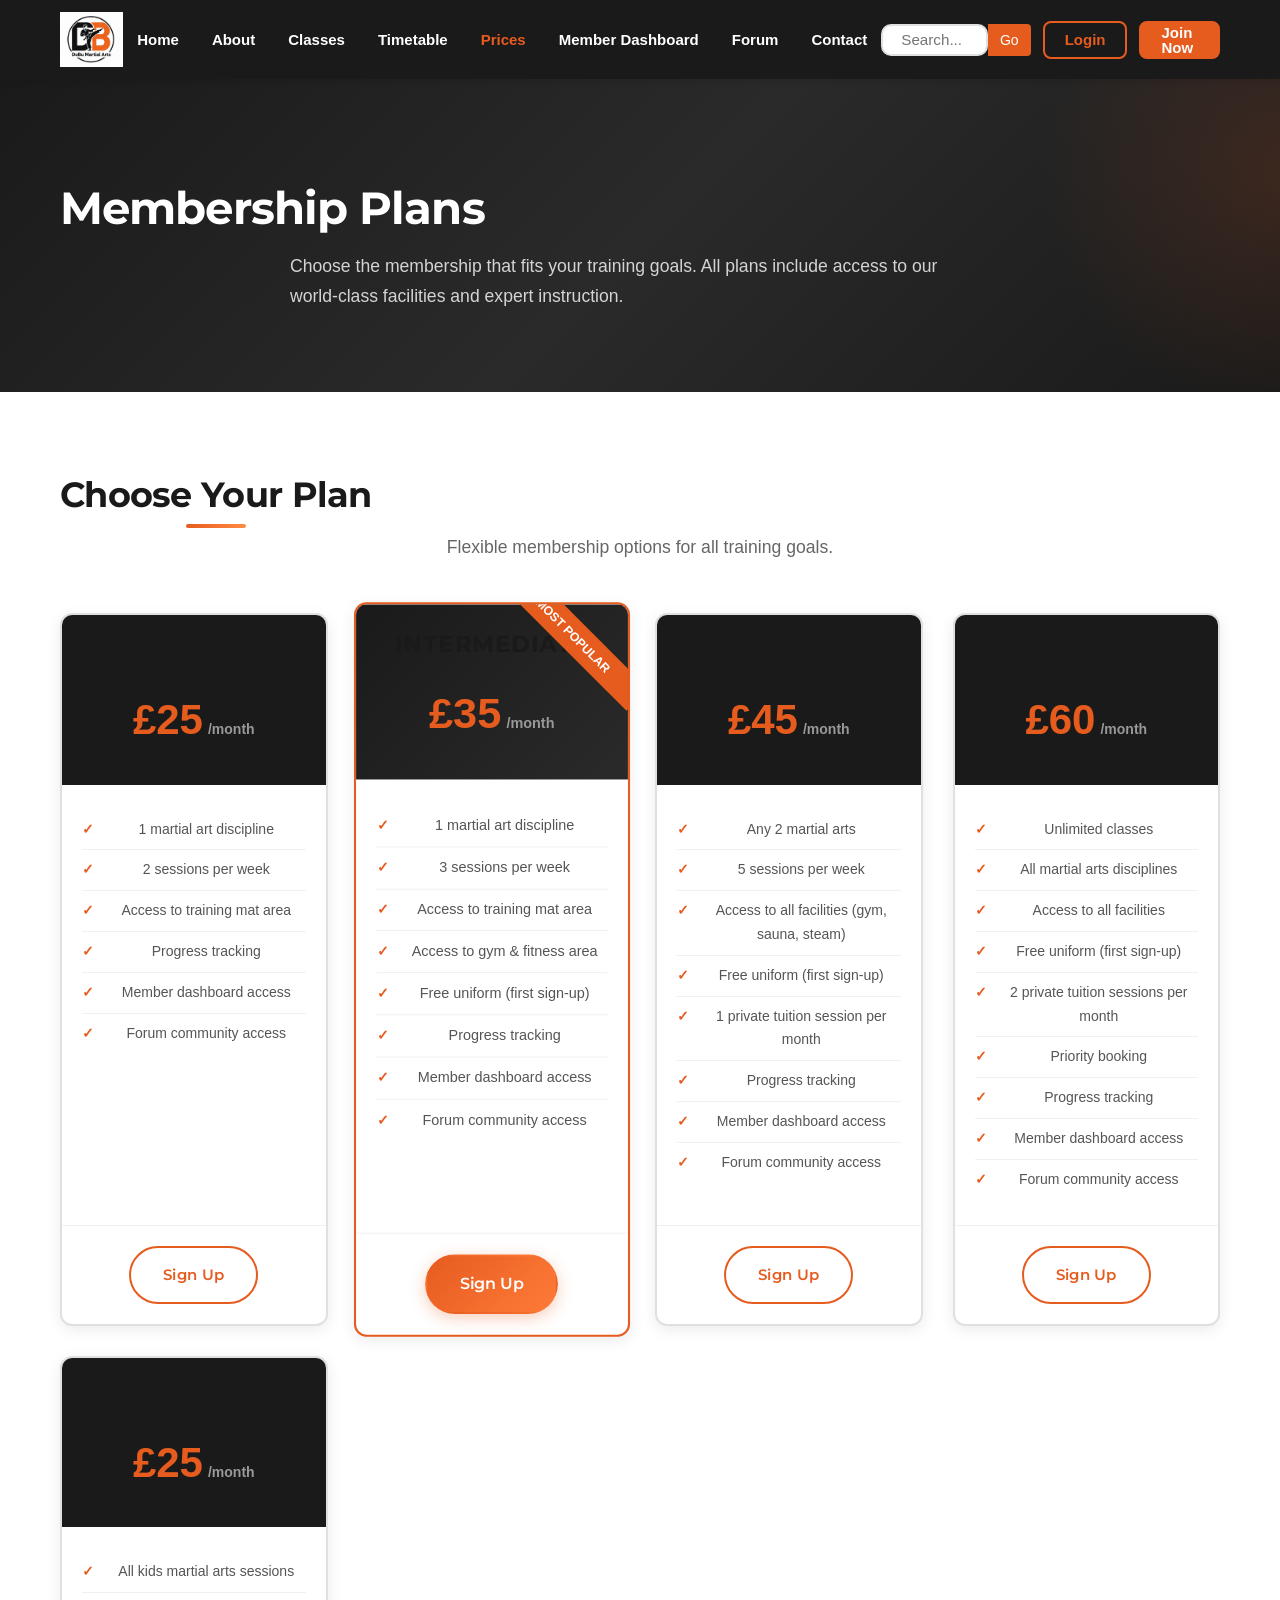
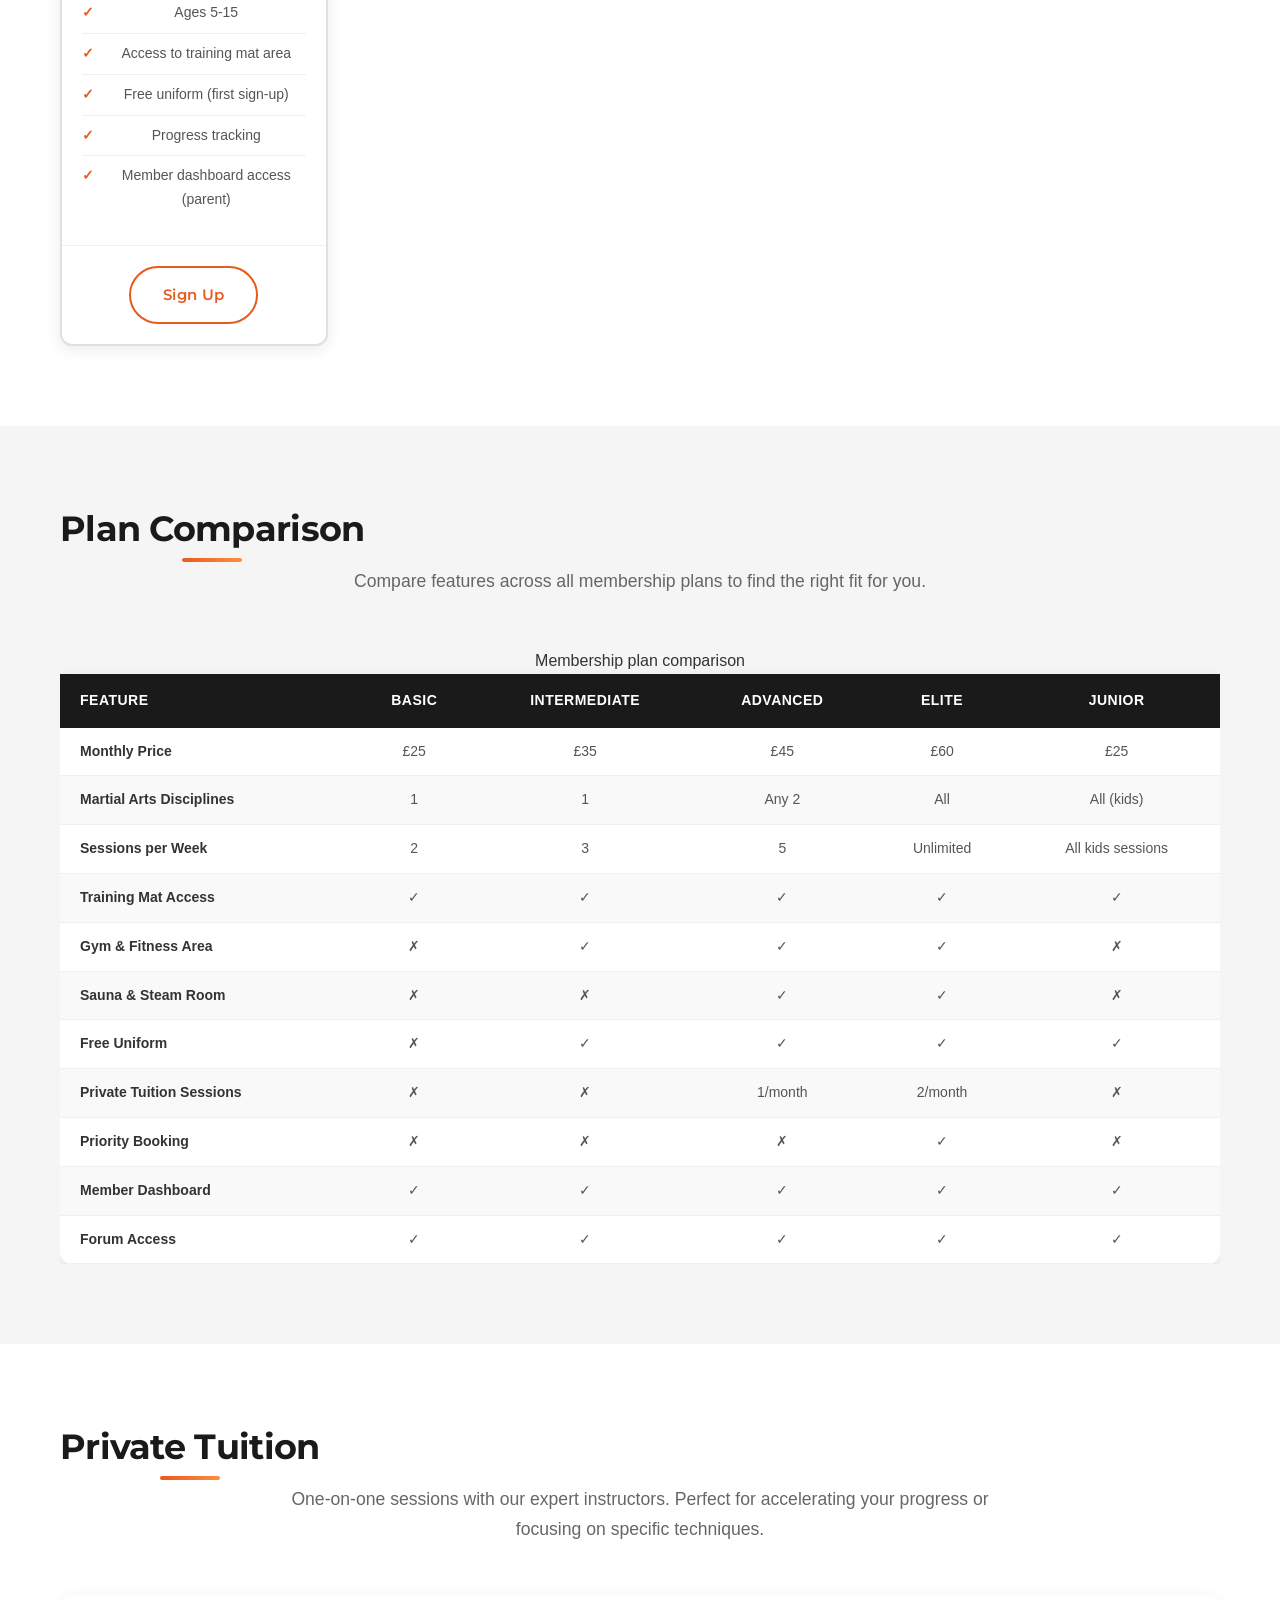
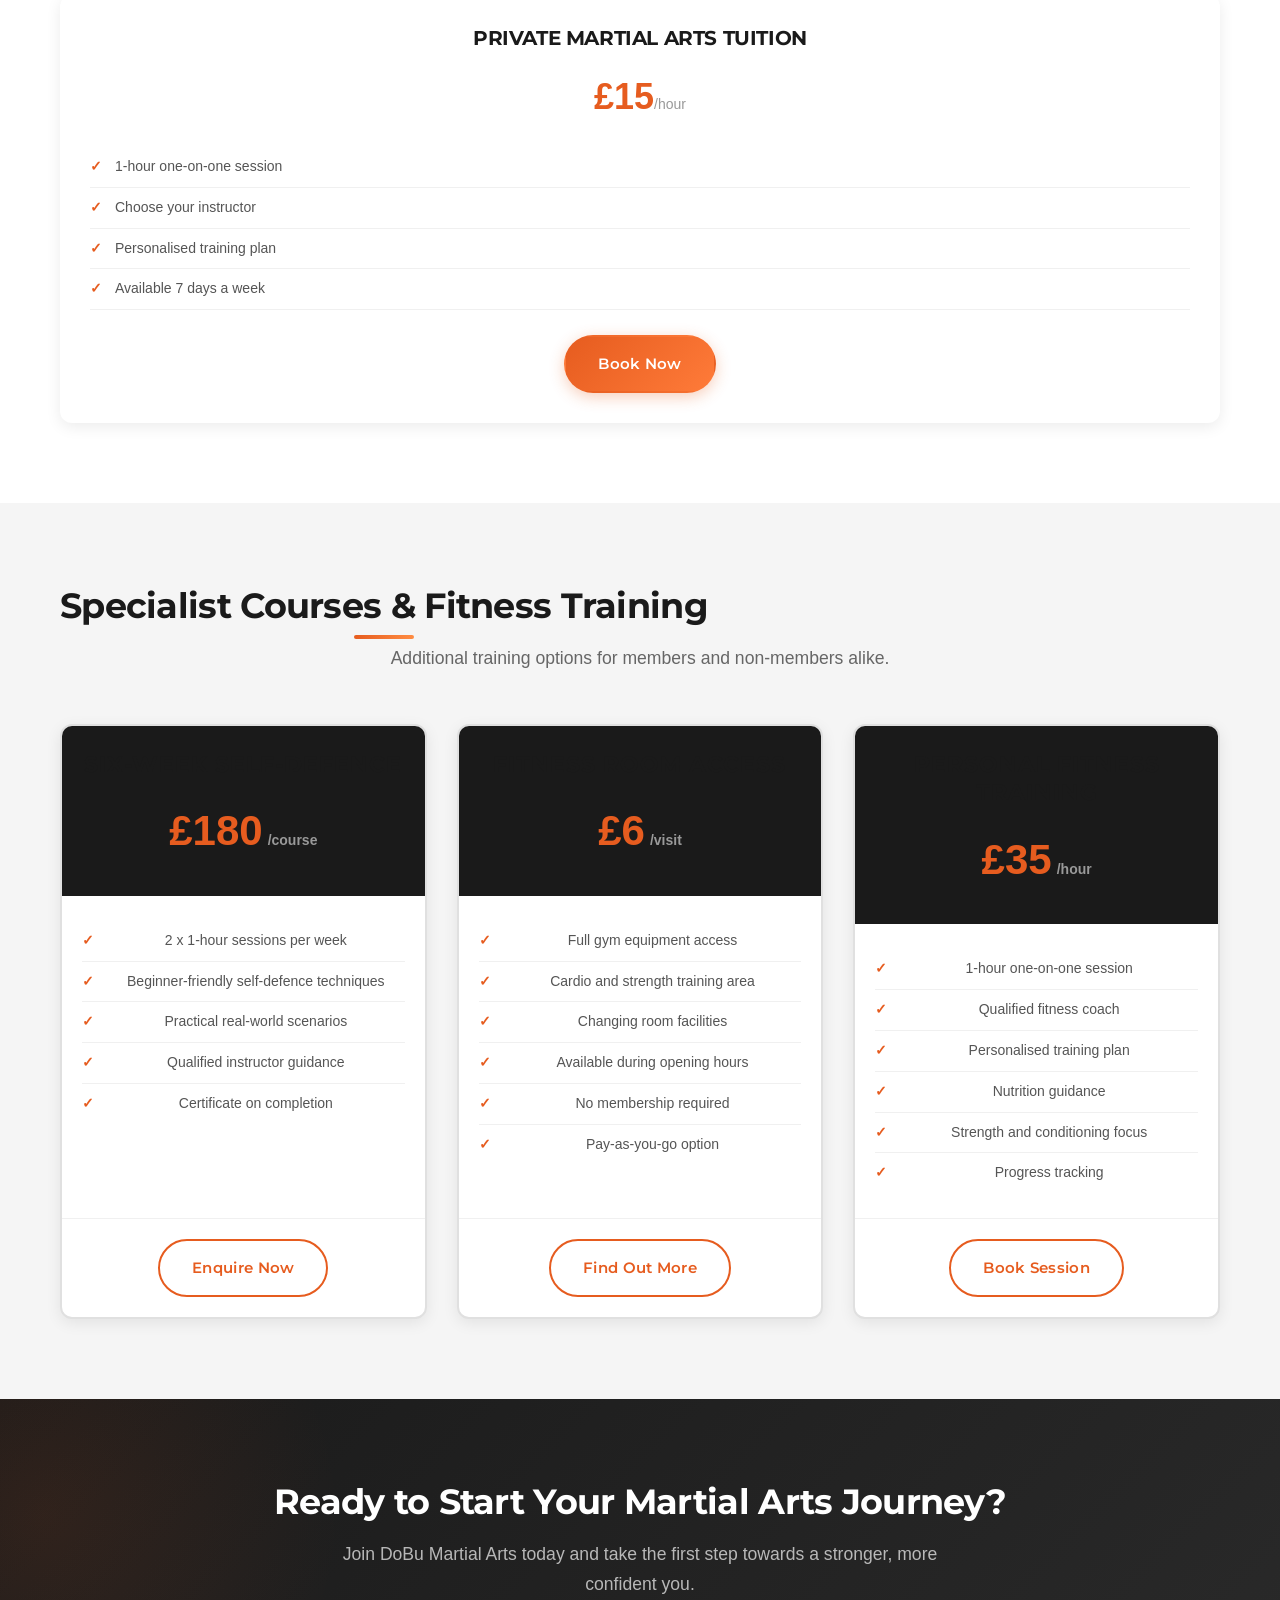
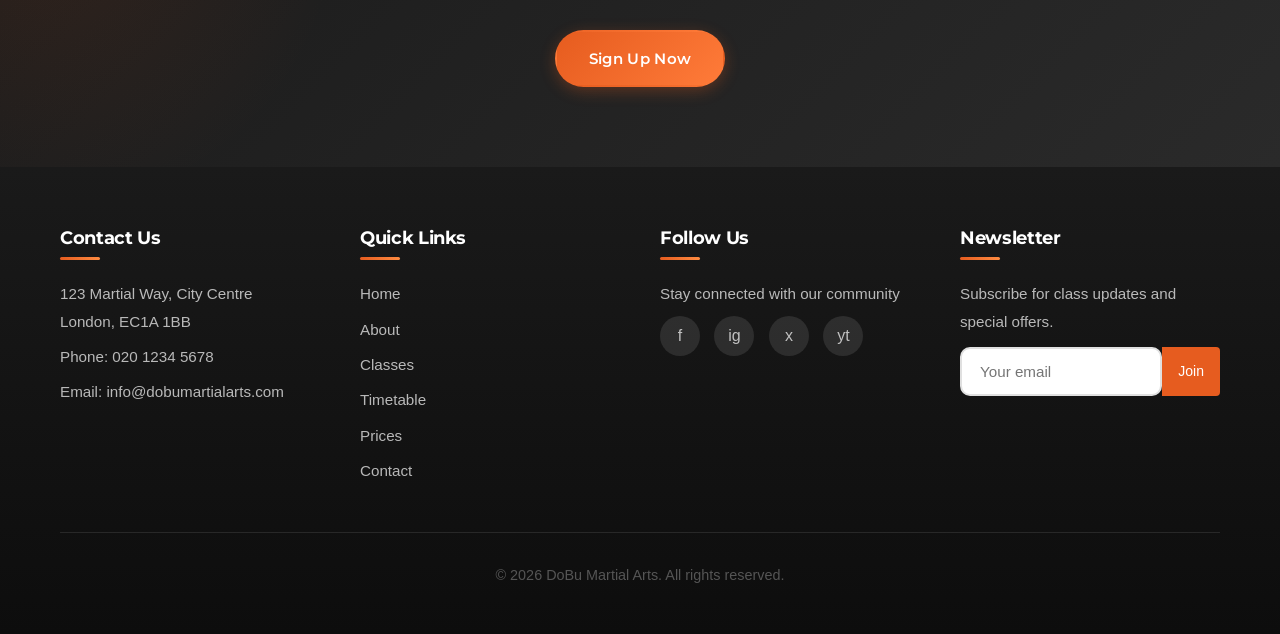
<file: pricing.html>
﻿<!DOCTYPE html>
<html lang="en">
<head>
    <meta charset="UTF-8">
    <meta name="viewport" content="width=device-width, initial-scale=1.0">
    <title>Membership Pricing - DoBu Martial Arts</title>
        <link rel="icon" type="image/png" href="images/logo.png">
    <meta name="description" content="View our membership plans and pricing. Basic, Intermediate, Advanced, Elite and Junior memberships available. All plans include access to classes and facilities.">
    <link rel="stylesheet" href="css/style.css">
</head>
<body>
    <a href="#main-content" class="skip-link">Skip to main content</a>

    <!-- header navigation -->
    <header>
        <div class="header-inner">
            <a href="index.html" class="logo">
                <img src="images/logo.png" alt="DoBu Martial Arts Logo">
            </a>
            <button type="button" class="menu-toggle" aria-label="Toggle menu">&#9776;</button>
            <nav class="main-nav">
                <a href="index.html">Home</a>
                <a href="about.html">About</a>
                <a href="classes.html">Classes</a>
                <a href="timetable.html">Timetable</a>
                <a href="pricing.html" class="active">Prices</a>
                <a href="dashboard.html">Member Dashboard</a>
                <a href="forum.html">Forum</a>
                <a href="contact.html">Contact</a>
            </nav>
            <div class="header-right">
                <div class="search-box">
                    <input type="text" placeholder="Search..." aria-label="Search">
                    <button type="button" aria-label="Search">Go</button>
                </div>
                <a href="login.html" class="btn-login">Login</a>
                <a href="signup.html" class="btn-join">Join Now</a>
            </div>
        </div>
    </header>
    <main>

    <!-- page hero -->
    <section class="page-hero" id="main-content">
        <div class="container">
            <h1>Membership Plans</h1>
            <p>Choose the membership that fits your training goals. All plans include access to our world-class facilities and expert instruction.</p>
        </div>
    </section>

    <!-- membership plans -->
    <section>
        <div class="container">
            <h2 class="section-title">Choose Your Plan</h2>
            <p class="section-subtitle">Flexible membership options for all training goals.</p>

            <div class="pricing-grid">
                <!-- Basic Plan -->
                <div class="pricing-card">
                    <div class="pricing-header">
                        <h3>Basic</h3>
                        <div class="pricing-price">
                            <span class="price-amount">&pound;25</span>
                            <span class="price-period">/month</span>
                        </div>
                    </div>
                    <div class="pricing-body">
                        <ul class="pricing-benefits">
                            <li>1 martial art discipline</li>
                            <li>2 sessions per week</li>
                            <li>Access to training mat area</li>
                            <li>Progress tracking</li>
                            <li>Member dashboard access</li>
                            <li>Forum community access</li>
                        </ul>
                    </div>
                    <div class="pricing-footer">
                        <a href="signup.html" class="btn btn-outline">Sign Up</a>
                    </div>
                </div>

                <!-- Intermediate Plan  -->
                <div class="pricing-card featured">
                    <div class="pricing-badge">Most Popular</div>
                    <div class="pricing-header">
                        <h3>Intermediate</h3>
                        <div class="pricing-price">
                            <span class="price-amount">&pound;35</span>
                            <span class="price-period">/month</span>
                        </div>
                    </div>
                    <div class="pricing-body">
                        <ul class="pricing-benefits">
                            <li>1 martial art discipline</li>
                            <li>3 sessions per week</li>
                            <li>Access to training mat area</li>
                            <li>Access to gym & fitness area</li>
                            <li>Free uniform (first sign-up)</li>
                            <li>Progress tracking</li>
                            <li>Member dashboard access</li>
                            <li>Forum community access</li>
                        </ul>
                    </div>
                    <div class="pricing-footer">
                        <a href="signup.html" class="btn btn-primary">Sign Up</a>
                    </div>
                </div>

                <!-- Advanced Plan -->
                <div class="pricing-card">
                    <div class="pricing-header">
                        <h3>Advanced</h3>
                        <div class="pricing-price">
                            <span class="price-amount">&pound;45</span>
                            <span class="price-period">/month</span>
                        </div>
                    </div>
                    <div class="pricing-body">
                        <ul class="pricing-benefits">
                            <li>Any 2 martial arts</li>
                            <li>5 sessions per week</li>
                            <li>Access to all facilities (gym, sauna, steam)</li>
                            <li>Free uniform (first sign-up)</li>
                            <li>1 private tuition session per month</li>
                            <li>Progress tracking</li>
                            <li>Member dashboard access</li>
                            <li>Forum community access</li>
                        </ul>
                    </div>
                    <div class="pricing-footer">
                        <a href="signup.html" class="btn btn-outline">Sign Up</a>
                    </div>
                </div>

                <!-- Elite Plan -->
                <div class="pricing-card">
                    <div class="pricing-header">
                        <h3>Elite</h3>
                        <div class="pricing-price">
                            <span class="price-amount">&pound;60</span>
                            <span class="price-period">/month</span>
                        </div>
                    </div>
                    <div class="pricing-body">
                        <ul class="pricing-benefits">
                            <li>Unlimited classes</li>
                            <li>All martial arts disciplines</li>
                            <li>Access to all facilities</li>
                            <li>Free uniform (first sign-up)</li>
                            <li>2 private tuition sessions per month</li>
                            <li>Priority booking</li>
                            <li>Progress tracking</li>
                            <li>Member dashboard access</li>
                            <li>Forum community access</li>
                        </ul>
                    </div>
                    <div class="pricing-footer">
                        <a href="signup.html" class="btn btn-outline">Sign Up</a>
                    </div>
                </div>

                <!-- Junior Plan -->
                <div class="pricing-card">
                    <div class="pricing-header">
                        <h3>Junior</h3>
                        <div class="pricing-price">
                            <span class="price-amount">&pound;25</span>
                            <span class="price-period">/month</span>
                        </div>
                    </div>
                    <div class="pricing-body">
                        <ul class="pricing-benefits">
                            <li>All kids martial arts sessions</li>
                            <li>Ages 5-15</li>
                            <li>Access to training mat area</li>
                            <li>Free uniform (first sign-up)</li>
                            <li>Progress tracking</li>
                            <li>Member dashboard access (parent)</li>
                        </ul>
                    </div>
                    <div class="pricing-footer">
                        <a href="signup.html" class="btn btn-outline">Sign Up</a>
                    </div>
                </div>
            </div>
        </div>
    </section>

    <!-- pricing comparison table -->
    <section class="section-alt">
        <div class="container">
            <h2 class="section-title">Plan Comparison</h2>
            <p class="section-subtitle">Compare features across all membership plans to find the right fit for you.</p>

            <div class="comparison-table-wrapper">
                <table class="comparison-table">
                        <caption>Membership plan comparison</caption>
                    <thead>
                        <tr>
                            <th scope="col">Feature</th>
                            <th>Basic</th>
                            <th>Intermediate</th>
                            <th>Advanced</th>
                            <th>Elite</th>
                            <th>Junior</th>
                        </tr>
                    </thead>
                    <tbody>
                        <tr>
                            <td>Monthly Price</td>
                            <td>&pound;25</td>
                            <td>&pound;35</td>
                            <td>&pound;45</td>
                            <td>&pound;60</td>
                            <td>&pound;25</td>
                        </tr>
                        <tr>
                            <td>Martial Arts Disciplines</td>
                            <td>1</td>
                            <td>1</td>
                            <td>Any 2</td>
                            <td>All</td>
                            <td>All (kids)</td>
                        </tr>
                        <tr>
                            <td>Sessions per Week</td>
                            <td>2</td>
                            <td>3</td>
                            <td>5</td>
                            <td>Unlimited</td>
                            <td>All kids sessions</td>
                        </tr>
                        <tr>
                            <td>Training Mat Access</td>
                            <td>&#10003;</td>
                            <td>&#10003;</td>
                            <td>&#10003;</td>
                            <td>&#10003;</td>
                            <td>&#10003;</td>
                        </tr>
                        <tr>
                            <td>Gym & Fitness Area</td>
                            <td>&#10007;</td>
                            <td>&#10003;</td>
                            <td>&#10003;</td>
                            <td>&#10003;</td>
                            <td>&#10007;</td>
                        </tr>
                        <tr>
                            <td>Sauna & Steam Room</td>
                            <td>&#10007;</td>
                            <td>&#10007;</td>
                            <td>&#10003;</td>
                            <td>&#10003;</td>
                            <td>&#10007;</td>
                        </tr>
                        <tr>
                            <td>Free Uniform</td>
                            <td>&#10007;</td>
                            <td>&#10003;</td>
                            <td>&#10003;</td>
                            <td>&#10003;</td>
                            <td>&#10003;</td>
                        </tr>
                        <tr>
                            <td>Private Tuition Sessions</td>
                            <td>&#10007;</td>
                            <td>&#10007;</td>
                            <td>1/month</td>
                            <td>2/month</td>
                            <td>&#10007;</td>
                        </tr>
                        <tr>
                            <td>Priority Booking</td>
                            <td>&#10007;</td>
                            <td>&#10007;</td>
                            <td>&#10007;</td>
                            <td>&#10003;</td>
                            <td>&#10007;</td>
                        </tr>
                        <tr>
                            <td>Member Dashboard</td>
                            <td>&#10003;</td>
                            <td>&#10003;</td>
                            <td>&#10003;</td>
                            <td>&#10003;</td>
                            <td>&#10003;</td>
                        </tr>
                        <tr>
                            <td>Forum Access</td>
                            <td>&#10003;</td>
                            <td>&#10003;</td>
                            <td>&#10003;</td>
                            <td>&#10003;</td>
                            <td>&#10003;</td>
                        </tr>
                    </tbody>
                </table>
            </div>
        </div>
    </section>

    <!-- private tuition pricing -->
    <section>
        <div class="container">
            <h2 class="section-title">Private Tuition</h2>
            <p class="section-subtitle">One-on-one sessions with our expert instructors. Perfect for accelerating your progress or focusing on specific techniques.</p>

            <div class="private-tuition-grid">
                <div class="tuition-card">
                    <h3>Private Martial Arts Tuition</h3>
                    <div class="tuition-price">&pound;15<span>/hour</span></div>
                    <ul>
                        <li>1-hour one-on-one session</li>
                        <li>Choose your instructor</li>
                        <li>Personalised training plan</li>
                        <li>Available 7 days a week</li>
                    </ul>
                    <a href="contact.html" class="btn btn-primary">Book Now</a>
                </div>
            </div>
        </div>
    </section>

    <!-- specialist courses and fitness training -->
    <section class="section-alt">
        <div class="container">
            <h2 class="section-title">Specialist Courses & Fitness Training</h2>
            <p class="section-subtitle">Additional training options for members and non-members alike.</p>

            <div class="pricing-grid">
                <!-- Six-Week Self-Defence Course -->
                <div class="pricing-card">
                    <div class="pricing-header">
                        <h3>Six-Week Self-Defence</h3>
                        <div class="pricing-price">
                            <span class="price-amount">&pound;180</span>
                            <span class="price-period">/course</span>
                        </div>
                    </div>
                    <div class="pricing-body">
                        <ul class="pricing-benefits">
                            <li>2 x 1-hour sessions per week</li>
                            <li>Beginner-friendly self-defence techniques</li>
                            <li>Practical real-world scenarios</li>
                            <li>Qualified instructor guidance</li>
                            <li>Certificate on completion</li>
                        </ul>
                    </div>
                    <div class="pricing-footer">
                        <a href="contact.html" class="btn btn-outline">Enquire Now</a>
                    </div>
                </div>

                <!-- Fitness Room Access -->
                <div class="pricing-card">
                    <div class="pricing-header">
                        <h3>Fitness Room Access</h3>
                        <div class="pricing-price">
                            <span class="price-amount">&pound;6</span>
                            <span class="price-period">/visit</span>
                        </div>
                    </div>
                    <div class="pricing-body">
                        <ul class="pricing-benefits">
                            <li>Full gym equipment access</li>
                            <li>Cardio and strength training area</li>
                            <li>Changing room facilities</li>
                            <li>Available during opening hours</li>
                            <li>No membership required</li>
                            <li>Pay-as-you-go option</li>
                        </ul>
                    </div>
                    <div class="pricing-footer">
                        <a href="contact.html" class="btn btn-outline">Find Out More</a>
                    </div>
                </div>

                <!-- Personal Fitness Training -->
                <div class="pricing-card">
                    <div class="pricing-header">
                        <h3>Personal Fitness Training</h3>
                        <div class="pricing-price">
                            <span class="price-amount">&pound;35</span>
                            <span class="price-period">/hour</span>
                        </div>
                    </div>
                    <div class="pricing-body">
                        <ul class="pricing-benefits">
                            <li>1-hour one-on-one session</li>
                            <li>Qualified fitness coach</li>
                            <li>Personalised training plan</li>
                            <li>Nutrition guidance</li>
                            <li>Strength and conditioning focus</li>
                            <li>Progress tracking</li>
                        </ul>
                    </div>
                    <div class="pricing-footer">
                        <a href="contact.html" class="btn btn-outline">Book Session</a>
                    </div>
                </div>
            </div>
        </div>
    </section>

    <!-- cta banner -->
    <section class="cta-banner">
        <div class="container">
            <h2>Ready to Start Your Martial Arts Journey?</h2>
            <p>Join DoBu Martial Arts today and take the first step towards a stronger, more confident you.</p>
            <a href="signup.html" class="btn btn-primary">Sign Up Now</a>
        </div>
    </section>

    <!-- footer -->    </main>

    <footer>
        <div class="container">
            <div class="footer-grid">
                <div class="footer-col">
                    <h3>Contact Us</h3>
                    <p>123 Martial Way, City Centre<br>London, EC1A 1BB</p>
                    <p>Phone: 020 1234 5678</p>
                    <p>Email: info@dobumartialarts.com</p>
                </div>
                <div class="footer-col">
                    <h3>Quick Links</h3>
                    <ul>
                        <li><a href="index.html">Home</a></li>
                        <li><a href="about.html">About</a></li>
                        <li><a href="classes.html">Classes</a></li>
                        <li><a href="timetable.html">Timetable</a></li>
                        <li><a href="pricing.html">Prices</a></li>
                        <li><a href="contact.html">Contact</a></li>
                    </ul>
                </div>
                <div class="footer-col">
                    <h3>Follow Us</h3>
                    <p>Stay connected with our community</p>
                    <div class="social-links">
                        <a href="https://www.facebook.com/" target="_blank" rel="noopener noreferrer" aria-label="Facebook">f</a>
                        <a href="https://www.instagram.com/" target="_blank" rel="noopener noreferrer" aria-label="Instagram">ig</a>
                        <a href="https://twitter.com/" target="_blank" rel="noopener noreferrer" aria-label="Twitter">x</a>
                        <a href="https://www.youtube.com/" target="_blank" rel="noopener noreferrer" aria-label="YouTube">yt</a>
                    </div>
                </div>
                <div class="footer-col">
                    <h3>Newsletter</h3>
                    <p>Subscribe for class updates and special offers.</p>
                    <form class="newsletter-form" novalidate>
                        <input type="email" placeholder="Your email" required aria-label="Email address for newsletter">
                        <button type="submit">Join</button>
                    </form>
                </div>
            </div><div class="footer-bottom">
                <p>&copy; 2026 DoBu Martial Arts. All rights reserved.</p>
            </div>
        </div>
    </footer>

    <!-- Back to Top Button -->

    <script src="js/main.js"></script>
    <button type="button" class="back-to-top" aria-label="Back to top">&uarr;</button>
</body>
</html>
</file>
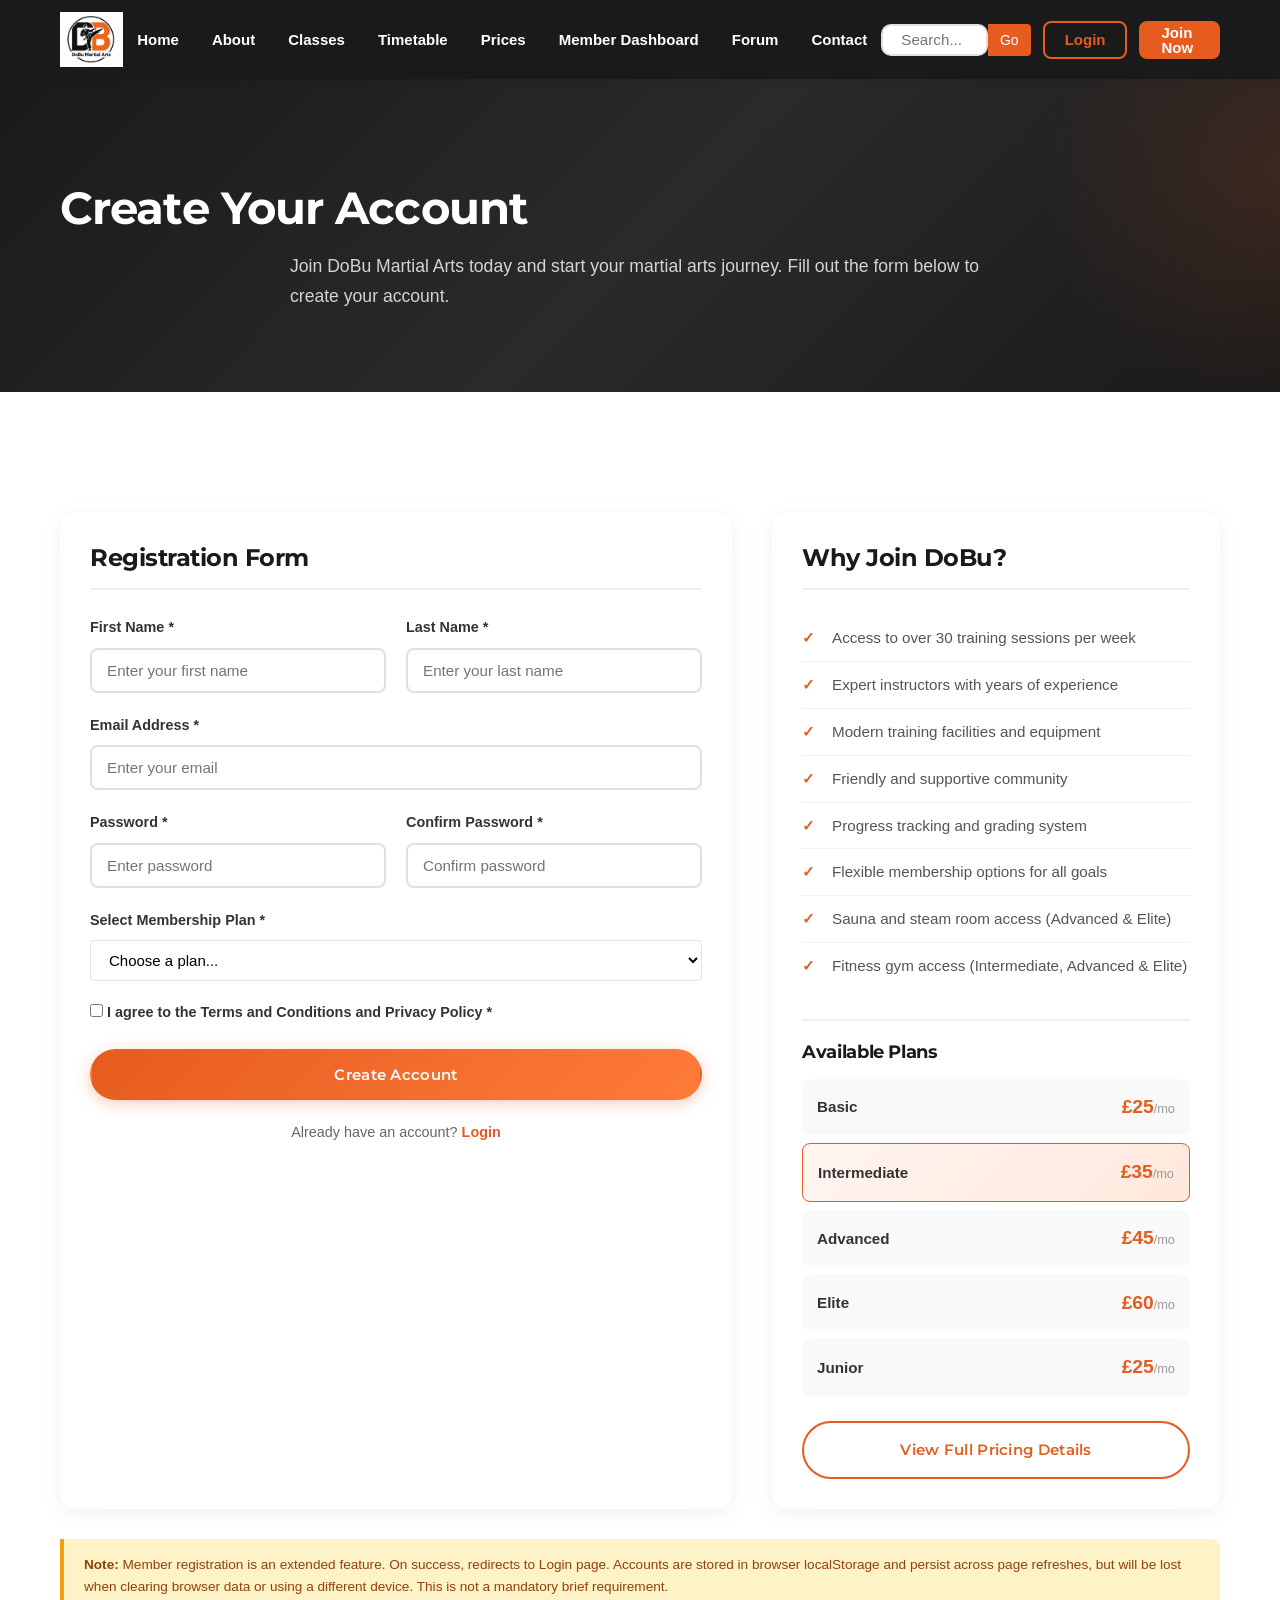
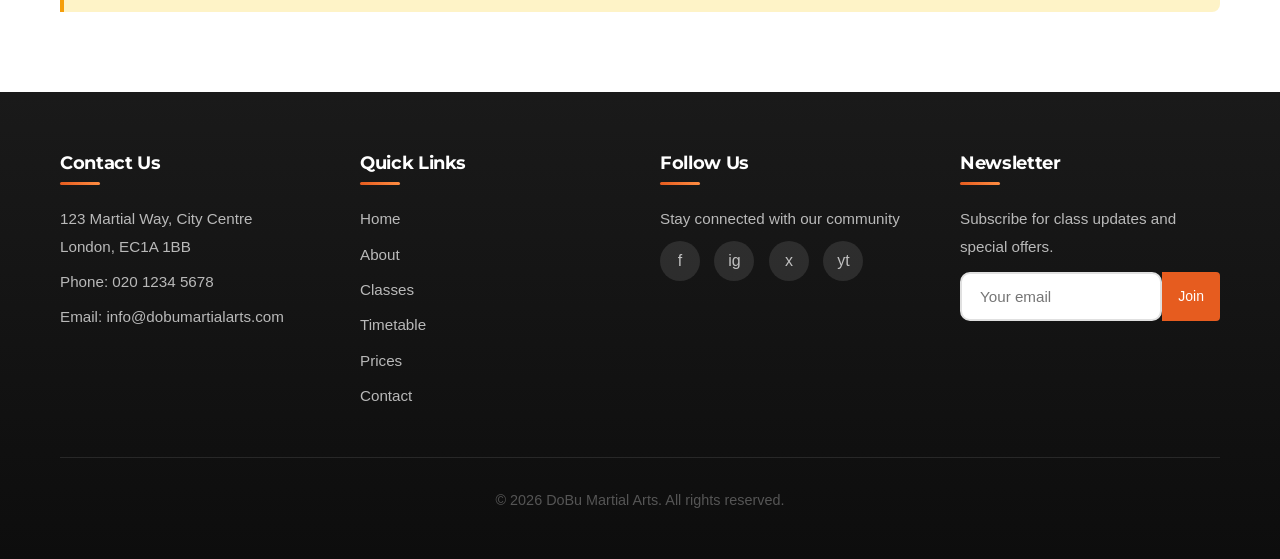
<file: signup.html>
﻿<!DOCTYPE html>
<html lang="en">
<head>
    <meta charset="UTF-8">
    <meta name="viewport" content="width=device-width, initial-scale=1.0">
    <title>Sign Up - DoBu Martial Arts</title>
        <link rel="icon" type="image/png" href="images/logo.png">
    <meta name="description" content="Create your account at DoBu Martial Arts. Choose your membership plan and start your martial arts journey today.">
    <link rel="stylesheet" href="css/style.css">
</head>
<body>
    <a href="#main-content" class="skip-link">Skip to main content</a>

    <!-- header navigation -->
    <header>
        <div class="header-inner">
            <a href="index.html" class="logo">
                <img src="images/logo.png" alt="DoBu Martial Arts Logo">
            </a>
            <button type="button" class="menu-toggle" aria-label="Toggle menu">&#9776;</button>
            <nav class="main-nav">
                <a href="index.html">Home</a>
                <a href="about.html">About</a>
                <a href="classes.html">Classes</a>
                <a href="timetable.html">Timetable</a>
                <a href="pricing.html">Prices</a>
                <a href="dashboard.html">Member Dashboard</a>
                <a href="forum.html">Forum</a>
                <a href="contact.html">Contact</a>
            </nav>
            <div class="header-right">
                <div class="search-box">
                    <input type="text" placeholder="Search..." aria-label="Search">
                    <button type="button" aria-label="Search">Go</button>
                </div>
                <a href="login.html" class="btn-login">Login</a>
                <a href="signup.html" class="btn-join">Join Now</a>
            </div>
        </div>
    </header>
    <main>

    <!-- page hero -->
    <section class="page-hero" id="main-content">
        <div class="container">
            <h1>Create Your Account</h1>
            <p>Join DoBu Martial Arts today and start your martial arts journey. Fill out the form below to create your account.</p>
        </div>
    </section>

    <!-- sign up form and why join -->
    <section>
        <div class="container">
            <div class="signup-grid">
                <!-- Registration Form (Left) -->
                <div class="signup-form-card">
                    <h2>Registration Form</h2>

                    <form class="signup-form" id="signupForm" novalidate>
                        <!-- Error Message Area -->
                        <div class="form-error-message" id="signupError" role="alert" aria-live="polite"></div>

                        <div class="form-row">
                            <div class="form-group">
                                <label for="firstName">First Name *</label>
                                <input type="text" id="firstName" name="firstName" placeholder="Enter your first name" required>
                            </div>
                            <div class="form-group">
                                <label for="lastName">Last Name *</label>
                                <input type="text" id="lastName" name="lastName" placeholder="Enter your last name" required>
                            </div>
                        </div>

                        <div class="form-group">
                            <label for="email">Email Address *</label>
                            <input type="email" id="email" name="email" placeholder="Enter your email" required>
                        </div>

                        <div class="form-row">
                            <div class="form-group">
                                <label for="password">Password *</label>
                                <input type="password" id="password" autocomplete="new-password" name="password" placeholder="Enter password" required>
                            </div>
                            <div class="form-group">
                                <label for="confirmPassword">Confirm Password *</label>
                                <input type="password" id="confirmPassword" autocomplete="new-password" name="confirmPassword" placeholder="Confirm password" required>
                            </div>
                        </div>

                        <div class="form-group">
                            <label for="membershipPlan">Select Membership Plan *</label>
                            <select id="membershipPlan" name="membershipPlan" required>
                                <option value="">Choose a plan...</option>
                                <option value="basic">Basic - &pound;25/month</option>
                                <option value="intermediate">Intermediate - &pound;35/month</option>
                                <option value="advanced">Advanced - &pound;45/month</option>
                                <option value="elite">Elite - &pound;60/month</option>
                                <option value="junior">Junior - &pound;25/month</option>
                            </select>
                        </div>

                        <div class="form-group checkbox-group">
                            <label class="checkbox-label" for="terms">
                                <input type="checkbox" id="terms" name="terms" required>
                                <span>I agree to the Terms and Conditions and Privacy Policy *</span>
                            </label>
                        </div>

                        <button type="submit" class="btn btn-primary btn-full">Create Account</button>

                        <p class="login-link">Already have an account? <a href="login.html">Login</a></p>
                    </form>
                </div>

                <!-- Why Join DoBu (Right) -->
                <div class="why-join-card">
                    <h2>Why Join DoBu?</h2>

                    <ul class="benefits-list">
                        <li>Access to over 30 training sessions per week</li>
                        <li>Expert instructors with years of experience</li>
                        <li>Modern training facilities and equipment</li>
                        <li>Friendly and supportive community</li>
                        <li>Progress tracking and grading system</li>
                        <li>Flexible membership options for all goals</li>
                        <li>Sauna and steam room access (Advanced & Elite)</li>
                        <li>Fitness gym access (Intermediate, Advanced & Elite)</li>
                    </ul>

                    <h3>Available Plans</h3>
                    <div class="plans-summary">
                        <div class="plan-summary-item">
                            <span class="plan-name">Basic</span>
                            <span class="plan-price">&pound;25<span>/mo</span></span>
                        </div>
                        <div class="plan-summary-item featured">
                            <span class="plan-name">Intermediate</span>
                            <span class="plan-price">&pound;35<span>/mo</span></span>
                        </div>
                        <div class="plan-summary-item">
                            <span class="plan-name">Advanced</span>
                            <span class="plan-price">&pound;45<span>/mo</span></span>
                        </div>
                        <div class="plan-summary-item">
                            <span class="plan-name">Elite</span>
                            <span class="plan-price">&pound;60<span>/mo</span></span>
                        </div>
                        <div class="plan-summary-item">
                            <span class="plan-name">Junior</span>
                            <span class="plan-price">&pound;25<span>/mo</span></span>
                        </div>
                    </div>

                    <a href="pricing.html" class="btn btn-outline btn-full">View Full Pricing Details</a>
                </div>
            </div>

            <!-- Extended Feature Note-->
            <div class="extended-feature-note">
                <p><strong>Note:</strong> Member registration is an extended feature. On success, redirects to Login page. Accounts are stored in browser localStorage and persist across page refreshes, but will be lost when clearing browser data or using a different device. This is not a mandatory brief requirement.</p>
            </div>
        </div>
    </section>

    <!-- footer -->    </main>

    <footer>
        <div class="container">
            <div class="footer-grid">
                <div class="footer-col">
                    <h3>Contact Us</h3>
                    <p>123 Martial Way, City Centre<br>London, EC1A 1BB</p>
                    <p>Phone: 020 1234 5678</p>
                    <p>Email: info@dobumartialarts.com</p>
                </div>
                <div class="footer-col">
                    <h3>Quick Links</h3>
                    <ul>
                        <li><a href="index.html">Home</a></li>
                        <li><a href="about.html">About</a></li>
                        <li><a href="classes.html">Classes</a></li>
                        <li><a href="timetable.html">Timetable</a></li>
                        <li><a href="pricing.html">Prices</a></li>
                        <li><a href="contact.html">Contact</a></li>
                    </ul>
                </div>
                <div class="footer-col">
                    <h3>Follow Us</h3>
                    <p>Stay connected with our community</p>
                    <div class="social-links">
                        <a href="https://www.facebook.com/" target="_blank" rel="noopener noreferrer" aria-label="Facebook">f</a>
                        <a href="https://www.instagram.com/" target="_blank" rel="noopener noreferrer" aria-label="Instagram">ig</a>
                        <a href="https://twitter.com/" target="_blank" rel="noopener noreferrer" aria-label="Twitter">x</a>
                        <a href="https://www.youtube.com/" target="_blank" rel="noopener noreferrer" aria-label="YouTube">yt</a>
                    </div>
                </div>
                <div class="footer-col">
                    <h3>Newsletter</h3>
                    <p>Subscribe for class updates and special offers.</p>
                    <form class="newsletter-form" novalidate>
                        <input type="email" placeholder="Your email" required aria-label="Email address for newsletter">
                        <button type="submit">Join</button>
                    </form>
                </div>
            </div><div class="footer-bottom">
                <p>&copy; 2026 DoBu Martial Arts. All rights reserved.</p>
            </div>
        </div>
    </footer>

    <!-- Back to Top Button -->
    <button type="button" class="back-to-top" aria-label="Back to top">&uarr;</button>

    <script src="js/main.js"></script>
    <script src="js/signup.js"></script>
</body>
</html>
</file>
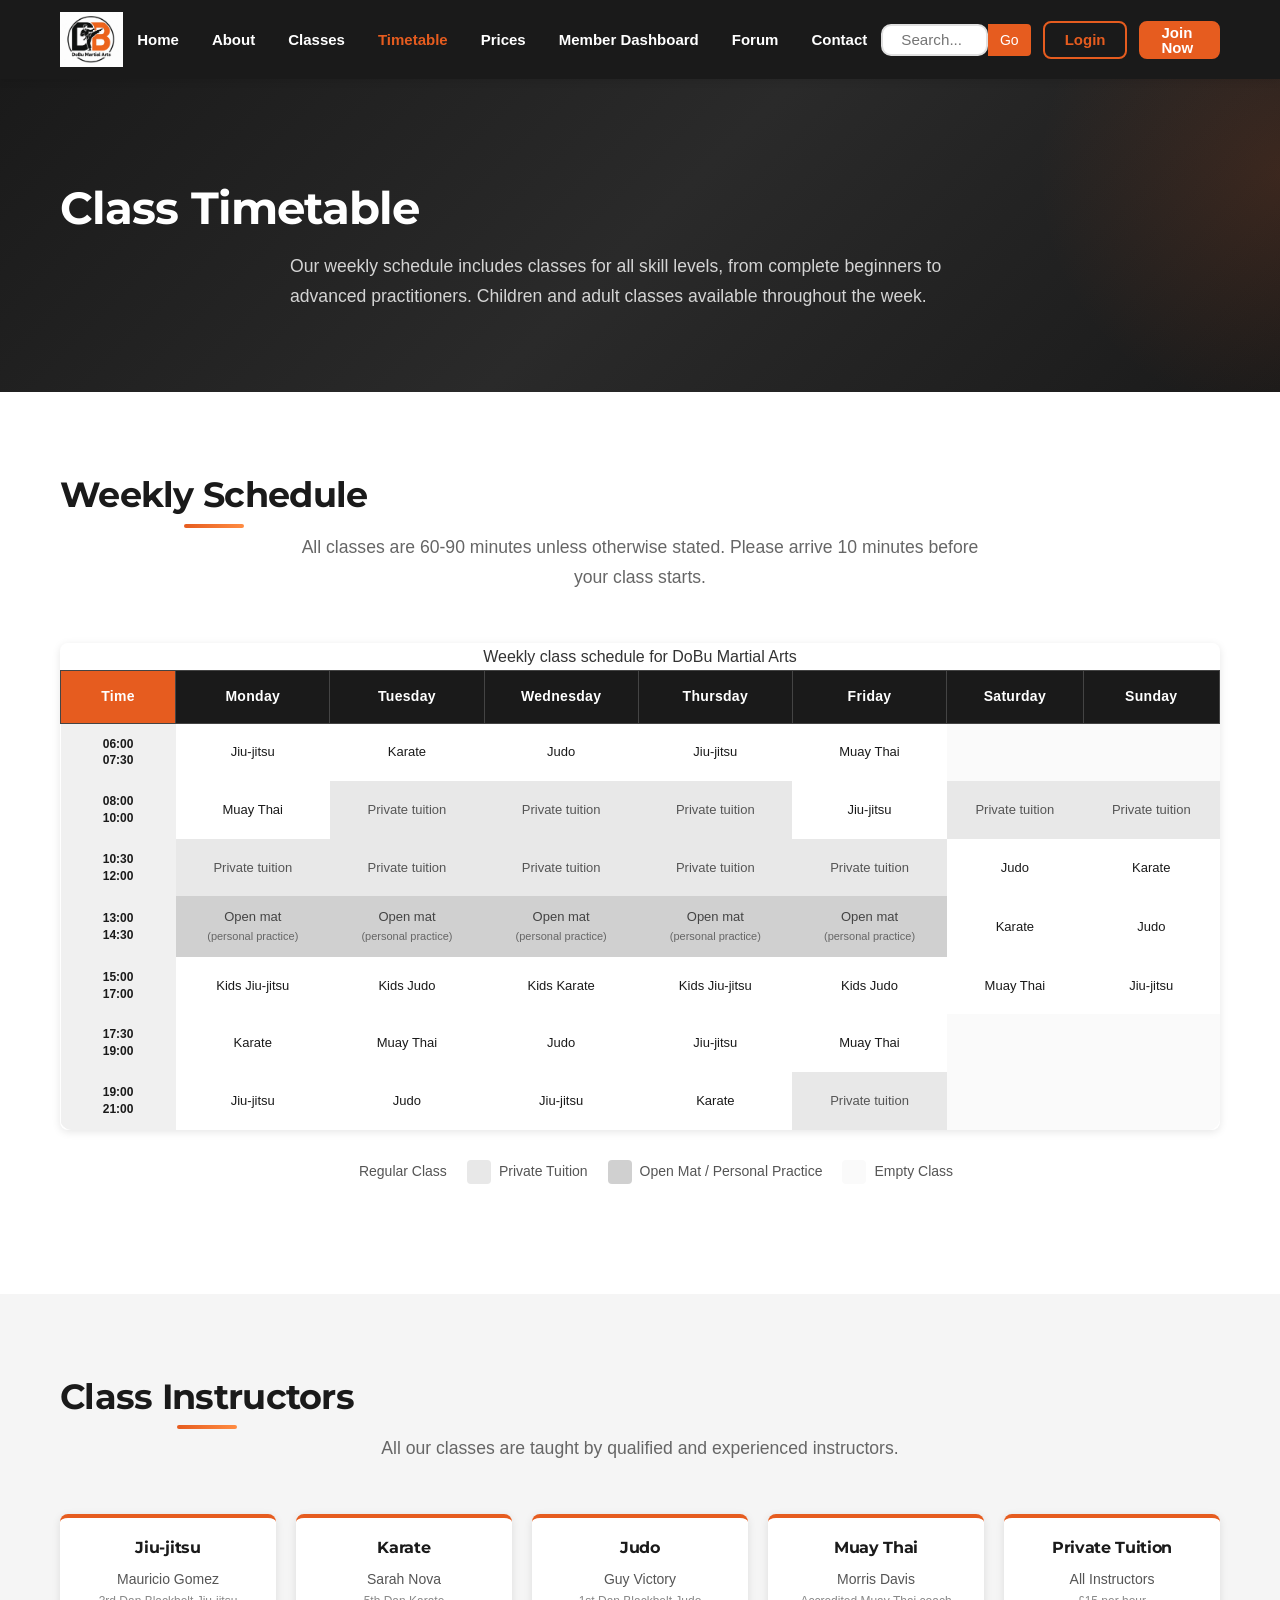
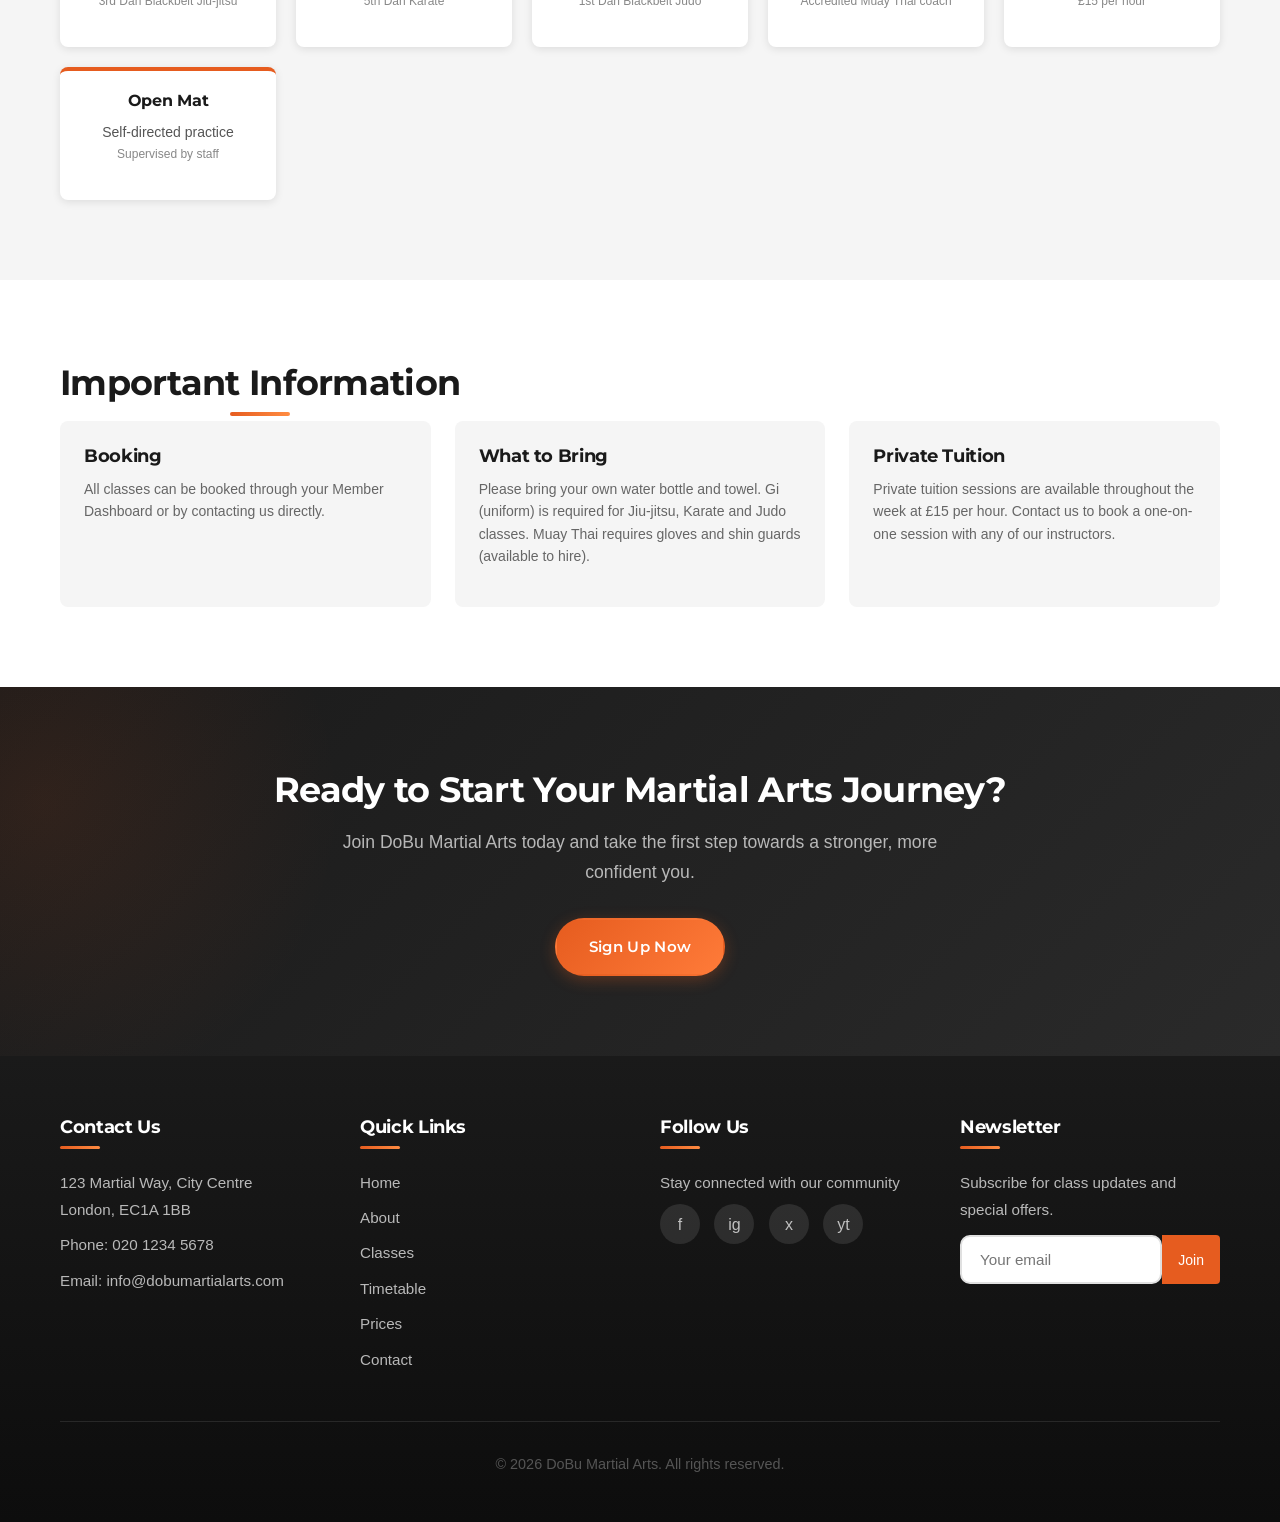
<file: timetable.html>
﻿<!DOCTYPE html>
<html lang="en">
<head>
    <meta charset="UTF-8">
    <meta name="viewport" content="width=device-width, initial-scale=1.0">
    <title>Class Timetable - DoBu Martial Arts</title>
        <link rel="icon" type="image/png" href="images/logo.png">
    <meta name="description" content="View our weekly class timetable for Jiu-jitsu, Karate, Judo, Muay Thai, Self-Defence and Private Fitness. Classes for children and adults all week.">
    <link rel="stylesheet" href="css/style.css">
</head>
<body>
    <a href="#main-content" class="skip-link">Skip to main content</a>

    <!-- header navigation -->
    <header>
        <div class="header-inner">
            <a href="index.html" class="logo">
                <img src="images/logo.png" alt="DoBu Martial Arts Logo">
            </a>
            <button type="button" class="menu-toggle" aria-label="Toggle menu">&#9776;</button>
            <nav class="main-nav">
                <a href="index.html">Home</a>
                <a href="about.html">About</a>
                <a href="classes.html">Classes</a>
                <a href="timetable.html" class="active">Timetable</a>
                <a href="pricing.html">Prices</a>
                <a href="dashboard.html">Member Dashboard</a>
                <a href="forum.html">Forum</a>
                <a href="contact.html">Contact</a>
            </nav>
            <div class="header-right">
                <div class="search-box">
                    <input type="text" placeholder="Search..." aria-label="Search">
                    <button type="button" aria-label="Search">Go</button>
                </div>
                <a href="login.html" class="btn-login">Login</a>
                <a href="signup.html" class="btn-join">Join Now</a>
            </div>
        </div>
    </header>
    <main>

    <!-- page hero -->
    <section class="page-hero" id="main-content">
        <div class="container">
            <h1>Class Timetable</h1>
            <p>Our weekly schedule includes classes for all skill levels, from complete beginners to advanced practitioners. Children and adult classes available throughout the week.</p>
        </div>
    </section>

    <!-- weekly timetable -->
    <section>
        <div class="container">
            <h2 class="section-title">Weekly Schedule</h2>
            <p class="section-subtitle">All classes are 60-90 minutes unless otherwise stated. Please arrive 10 minutes before your class starts.</p>

            <div class="timetable-table-wrapper">
                <table class="timetable-table">
                    <caption>Weekly class schedule for DoBu Martial Arts</caption>
                    <thead>
                        <tr>
                            <th class="time-col">Time</th>
                            <th scope="col">Monday</th>
                            <th scope="col">Tuesday</th>
                            <th scope="col">Wednesday</th>
                            <th scope="col">Thursday</th>
                            <th scope="col">Friday</th>
                            <th scope="col">Saturday</th>
                            <th scope="col">Sunday</th>
                        </tr>
                    </thead>
                    <tbody>
                        <tr>
                            <td class="time-cell">06:00<br>07:30</td>
                            <td class="class-regular">Jiu-jitsu</td>
                            <td class="class-regular">Karate</td>
                            <td class="class-regular">Judo</td>
                            <td class="class-regular">Jiu-jitsu</td>
                            <td class="class-regular">Muay Thai</td>
                            <td class="class-empty"></td>
                            <td class="class-empty"></td>
                        </tr>
                       
                        <tr>
                            <td class="time-cell">08:00<br>10:00</td>
                            <td class="class-regular">Muay Thai</td>
                            <td class="class-private">Private tuition</td>
                            <td class="class-private">Private tuition</td>
                            <td class="class-private">Private tuition</td>
                            <td class="class-regular">Jiu-jitsu</td>
                            <td class="class-private">Private tuition</td>
                            <td class="class-private">Private tuition</td>
                        </tr>
                       
                        <tr>
                            <td class="time-cell">10:30<br>12:00</td>
                            <td class="class-private">Private tuition</td>
                            <td class="class-private">Private tuition</td>
                            <td class="class-private">Private tuition</td>
                            <td class="class-private">Private tuition</td>
                            <td class="class-private">Private tuition</td>
                            <td class="class-regular">Judo</td>
                            <td class="class-regular">Karate</td>
                        </tr>
                        
                        <tr>
                            <td class="time-cell">13:00<br>14:30</td>
                            <td class="class-openmat">Open mat<br><small>(personal practice)</small></td>
                            <td class="class-openmat">Open mat<br><small>(personal practice)</small></td>
                            <td class="class-openmat">Open mat<br><small>(personal practice)</small></td>
                            <td class="class-openmat">Open mat<br><small>(personal practice)</small></td>
                            <td class="class-openmat">Open mat<br><small>(personal practice)</small></td>
                            <td class="class-regular">Karate</td>
                            <td class="class-regular">Judo</td>
                        </tr>
                    
                        <tr>
                            <td class="time-cell">15:00<br>17:00</td>
                            <td class="class-regular">Kids Jiu-jitsu</td>
                            <td class="class-regular">Kids Judo</td>
                            <td class="class-regular">Kids Karate</td>
                            <td class="class-regular">Kids Jiu-jitsu</td>
                            <td class="class-regular">Kids Judo</td>
                            <td class="class-regular">Muay Thai</td>
                            <td class="class-regular">Jiu-jitsu</td>
                        </tr>
                        
                        <tr>
                            <td class="time-cell">17:30<br>19:00</td>
                            <td class="class-regular">Karate</td>
                            <td class="class-regular">Muay Thai</td>
                            <td class="class-regular">Judo</td>
                            <td class="class-regular">Jiu-jitsu</td>
                            <td class="class-regular">Muay Thai</td>
                            <td class="class-empty"></td>
                            <td class="class-empty"></td>
                        </tr>
                        
                        <tr>
                            <td class="time-cell">19:00<br>21:00</td>
                            <td class="class-regular">Jiu-jitsu</td>
                            <td class="class-regular">Judo</td>
                            <td class="class-regular">Jiu-jitsu</td>
                            <td class="class-regular">Karate</td>
                            <td class="class-private">Private tuition</td>
                            <td class="class-empty"></td>
                            <td class="class-empty"></td>
                        </tr>
                    </tbody>
                </table>
            </div>

            <!-- Legend -->
            <div class="timetable-legend-table">
                <div class="legend-item">
                    <span class="legend-box legend-regular"></span>
                    <span>Regular Class</span>
                </div>
                <div class="legend-item">
                    <span class="legend-box legend-private"></span>
                    <span>Private Tuition</span>
                </div>
                <div class="legend-item">
                    <span class="legend-box legend-openmat"></span>
                    <span>Open Mat / Personal Practice</span>
                </div>
                <div class="legend-item">
                    <span class="legend-box legend-empty"></span>
                    <span>Empty Class</span>
                </div>
            </div>
        </div>
    </section>

    <!-- class instructors -->
    <section class="section-alt">
        <div class="container">
            <h2 class="section-title">Class Instructors</h2>
            <p class="section-subtitle">All our classes are taught by qualified and experienced instructors.</p>
            <div class="instructor-timetable-grid">
                <div class="instructor-timetable-card">
                    <h3>Jiu-jitsu</h3>
                    <p>Mauricio Gomez<br><small>3rd Dan Blackbelt Jiu-jitsu</small></p>
                </div>
                <div class="instructor-timetable-card">
                    <h3>Karate</h3>
                    <p>Sarah Nova<br><small>5th Dan Karate</small></p>
                </div>
                <div class="instructor-timetable-card">
                    <h3>Judo</h3>
                    <p>Guy Victory<br><small>1st Dan Blackbelt Judo</small></p>
                </div>
                <div class="instructor-timetable-card">
                    <h3>Muay Thai</h3>
                    <p>Morris Davis<br><small>Accredited Muay Thai coach</small></p>
                </div>
                <div class="instructor-timetable-card">
                    <h3>Private Tuition</h3>
                    <p>All Instructors<br><small>&pound;15 per hour</small></p>
                </div>
                <div class="instructor-timetable-card">
                    <h3>Open Mat</h3>
                    <p>Self-directed practice<br><small>Supervised by staff</small></p>
                </div>
            </div>
        </div>
    </section>

    <!-- important information -->
    <section>
        <div class="container">
            <h2 class="section-title">Important Information</h2>
            <div class="timetable-notes">
                <div class="note-item">
                    <h3>Booking</h3>
                    <p>All classes can be booked through your Member Dashboard or by contacting us directly.</p>
                </div>
                <div class="note-item">
                    <h3>What to Bring</h3>
                    <p>Please bring your own water bottle and towel. Gi (uniform) is required for Jiu-jitsu, Karate and Judo classes. Muay Thai requires gloves and shin guards (available to hire).</p>
                </div>
                <div class="note-item">
                    <h3>Private Tuition</h3>
                    <p>Private tuition sessions are available throughout the week at &pound;15 per hour. Contact us to book a one-on-one session with any of our instructors.</p>
                </div>
            </div>
        </div>
    </section>

    <!-- cta banner -->
    <section class="cta-banner">
        <div class="container">
            <h2>Ready to Start Your Martial Arts Journey?</h2>
            <p>Join DoBu Martial Arts today and take the first step towards a stronger, more confident you.</p>
            <a href="signup.html" class="btn btn-primary">Sign Up Now</a>
        </div>
    </section>

    <!-- footer -->    </main>

    <footer>
        <div class="container">
            <div class="footer-grid">
                <div class="footer-col">
                    <h3>Contact Us</h3>
                    <p>123 Martial Way, City Centre<br>London, EC1A 1BB</p>
                    <p>Phone: 020 1234 5678</p>
                    <p>Email: info@dobumartialarts.com</p>
                </div>
                <div class="footer-col">
                    <h3>Quick Links</h3>
                    <ul>
                        <li><a href="index.html">Home</a></li>
                        <li><a href="about.html">About</a></li>
                        <li><a href="classes.html">Classes</a></li>
                        <li><a href="timetable.html">Timetable</a></li>
                        <li><a href="pricing.html">Prices</a></li>
                        <li><a href="contact.html">Contact</a></li>
                    </ul>
                </div>
                <div class="footer-col">
                    <h3>Follow Us</h3>
                    <p>Stay connected with our community</p>
                    <div class="social-links">
                        <a href="https://www.facebook.com/" target="_blank" rel="noopener noreferrer" aria-label="Facebook">f</a>
                        <a href="https://www.instagram.com/" target="_blank" rel="noopener noreferrer" aria-label="Instagram">ig</a>
                        <a href="https://twitter.com/" target="_blank" rel="noopener noreferrer" aria-label="Twitter">x</a>
                        <a href="https://www.youtube.com/" target="_blank" rel="noopener noreferrer" aria-label="YouTube">yt</a>
                    </div>
                </div>
                <div class="footer-col">
                    <h3>Newsletter</h3>
                    <p>Subscribe for class updates and special offers.</p>
                    <form class="newsletter-form" novalidate>
                        <input type="email" placeholder="Your email" required aria-label="Email address for newsletter">
                        <button type="submit">Join</button>
                    </form>
                </div>
            </div><div class="footer-bottom">
                <p>&copy; 2026 DoBu Martial Arts. All rights reserved.</p>
            </div>
        </div>
    </footer>

    <!-- back to top button -->

    <script src="js/main.js"></script>
    <button type="button" class="back-to-top" aria-label="Back to top">&uarr;</button>
</body>
</html>
</file>
<file: css/style.css>
﻿@import url('https://fonts.googleapis.com/css2?family=Montserrat:wght@400;600;700;800&display=swap');

/* CSS Variables */
:root
{
    --dark: #1A1A1A;
    --orange: #E65C1F;
    --orange-hover: #c94a15;
    --white: #FFFFFF;
    --light-grey: #F5F5F5;
    --grey: #E0E0E0;
    --text: #333333;
    --success: #27ae60;
    --error: #e74c3c;
    --shadow: 0 2px 8px rgba(0,0,0,0.1);
    --shadow-hover: 0 4px 16px rgba(0,0,0,0.15);
    --radius: 8px;
    --max-width: 1200px;
    --font-heading: 'Montserrat', Arial, sans-serif;
    --font-body: Arial, Helvetica, sans-serif;
   }

/* Reset */
*
{
    margin: 0;
    padding: 0;
    box-sizing: border-box;
}

body 

{
    font-family: var(--font-body);
    font-size: 16px;
    line-height: 1.6;
    color: var(--text);
    background-color: #FFFFFF; padding-top: 79px;
}

h1, h2, h3, h4, h5, h6
{
    font-family: var(--font-heading);
    font-weight: 700;
    color: var(--dark);
}

a
{
    text-decoration: none;
    color: inherit;
}

ul
{
    list-style: none;
}

img
{
    max-width: 100%;
    height: auto;
    display: block;
}

.container
{
    max-width: var(--max-width);
    margin: 0 auto;
    padding: 0 20px;
}

/*Header / Navigation*/
header
{
    background-color: var(--dark);
    color: var(--white);
    position: fixed;
    top: 0;
    left: 0;
    right: 0;
    z-index: 1000;
    box-shadow: var(--shadow);
}

.header-inner
{
    display: flex;
    align-items: center;
    justify-content: space-between;
    padding: 12px 20px;
    max-width: var(--max-width);
    margin: 0 auto;
}

.logo
{
    font-size: 22px;
    font-weight: bold;
    color: var(--orange);
    display: flex;
    align-items: center;
    gap: 8px;
    flex-shrink: 0;
    text-decoration: none;
}

.logo span
{
    color: var(--white);
}

.logo img
{
    height: 55px;
    width: auto;
    max-height: 55px;
    display: block;
    object-fit: contain;
    flex-shrink: 0;
}

nav.main-nav
{
    display: flex;
    align-items: center;
    gap: 5px;
}

nav.main-nav a
{
    color: var(--white);
    padding: 8px 14px;
    border-radius: 4px;
    font-size: 15px;
    font-family: var(--font-body);
    font-weight: 600;
    transition: background-color 0.3s;
    line-height: 1.2;
    display: inline-flex;
    align-items: center;
    white-space: nowrap;
    vertical-align: middle;
    text-decoration: none;
}

nav.main-nav a:hover
{
    background-color: rgba(255,255,255,0.1);
}

nav.main-nav a.active
{
    color: var(--orange);
    font-weight: bold;
}

.header-right
{
    display: flex;
    align-items: center;
    gap: 12px;
}

.search-box
{
    display: flex;
    align-items: stretch;
    height: 32px;
    position: relative;
}

.search-box input
{
    padding: 0 12px;
    border: none;
    border-radius: 4px 0 0 4px;
    font-size: 14px;
    width: 160px;
    height: 100%;
    box-sizing: border-box;
    line-height: 32px;
    margin: 0;
}

.search-box button
{
    padding: 0 12px;
    border: none;
    background-color: var(--orange);
    color: var(--white);
    border-radius: 0 4px 4px 0;
    cursor: pointer;
    font-size: 14px;
    height: 100%;
    box-sizing: border-box;
    line-height: 32px;
    margin: 0;
    display: inline-flex;
    align-items: center;
}

.search-box button:hover
{
    background-color: var(--orange-hover);
}

.search-results
{
    position: absolute;
    top: 100%;
    left: 0;
    right: 0;
    background: #fff;
    border: 1px solid #ddd;
    border-top: none;
    border-radius: 0 0 6px 6px;
    box-shadow: 0 4px 12px rgba(0,0,0,0.15);
    z-index: 1000;
    max-height: 320px;
    overflow-y: auto;
    display: none;
}

.search-results.visible
{
    display: block;
}

.search-results a
{
    display: block;
    padding: 10px 14px;
    color: #333;
    text-decoration: none;
    font-size: 14px;
    border-bottom: 1px solid #f0f0f0;
    transition: background 0.2s;
}

.search-results a:last-child
{
    border-bottom: none;
}

.search-results a:hover
{
    background: #f8f8f8;
    color: #E65C1F;
}

.search-results .result-title
{
    font-weight: 600;
    display: block;
    margin-bottom: 2px;
}

.search-results .result-desc
{
    font-size: 12px;
    color: #888;
    display: block;
}

.search-no-results
{
    padding: 14px;
    text-align: center;
    color: #999;
    font-size: 13px;
}

.btn-join
{
    background-color: var(--orange);
    color: var(--white);
    padding: 0 20px;
    height: 38px;
    border-radius: var(--radius);
    font-weight: bold;
    font-size: 15px;
    border: 2px solid var(--orange);
    cursor: pointer;
    transition: all 0.3s;
    box-sizing: border-box;
    line-height: 1;
    display: inline-flex;
    align-items: center;
    justify-content: center;
    vertical-align: middle;
    text-decoration: none;
}

.btn-join:hover
{
    background-color: var(--orange-hover);
}

/* Mobile menu toggle */
.menu-toggle
{
    display: none;
    background: none;
    border: none;
    color: var(--white);
    font-size: 24px;
    cursor: pointer;
    padding: 10px 12px;
    min-height: 44px;
    min-width: 44px;
    line-height: 1;
}

/* Hero Section */
.hero
{
    margin-top: 0;
    position: relative;
    height: 600px;
    background-size: cover;
    background-position: center;
    background-repeat: no-repeat;
    background-image: url('../images/hero.jpg');
    display: flex;
    align-items: center;
    justify-content: flex-start;
    text-align: left;
    color: var(--white);
}

.hero::before
{
    content: "";
    position: absolute;
    top: 0;
    left: 0;
    right: 0;
    bottom: 0;
    background-color: rgba(0,0,0,0.7);
}

.hero-content
{
    position: relative;
    z-index: 1;
    max-width: 60%;
    padding: 0 0 0 6%;
}

.hero p
{
    font-size: 20px;
    margin-bottom: 30px;
    color: #FFFFFF;
    opacity: 0.95;
    text-shadow: 1px 1px 4px rgba(0,0,0,0.9);
}

.hero-buttons
{
    display: flex;
    gap: 16px;
    justify-content: flex-start;
}

/* Buttons */
.btn
{
    display: inline-block;
    padding: 12px 28px;
    border-radius: var(--radius);
    font-size: 16px;
    font-weight: 700;
    font-family: var(--font-heading);
    cursor: pointer;
    border: none;
    transition: all 0.3s;
    text-align: center;
}

.btn-primary
{
    background-color: var(--orange);
    color: var(--white);
}

.btn-primary:hover
{
    background-color: var(--orange-hover);
    transform: translateY(-2px);
}

.btn-outline
{
    background-color: transparent;
    color: var(--white);
    border: 2px solid var(--white);
}

.btn-outline:hover
{
    background-color: var(--white);
    color: var(--dark);
}

.btn-block
{
    display: block;
    width: 100%;
}

.btn-sm
{
    padding: 8px 18px;
    font-size: 14px;
}

/* Sections*/
section
{
    padding: 60px 0;
}

.section-title
{
    text-align: center;
    font-size: 32px;
    margin-bottom: 12px;
    color: var(--dark);
}

.section-subtitle
{
    text-align: center;
    font-size: 17px;
    color: #666;
    margin-bottom: 40px;
    max-width: 600px;
    margin-left: auto;
    margin-right: auto;
}

.section-alt
{
    background-color: var(--light-grey);
}

/* Cards Grid  */
.cards-grid
{
    display: grid;
    grid-template-columns: repeat(auto-fit, minmax(260px, 1fr));
    gap: 24px;
}

.card
{
    background-color: var(--white);
    border-radius: var(--radius);
    box-shadow: var(--shadow);
    overflow: hidden;
    transition: transform 0.3s, box-shadow 0.3s;
    display: flex;
    flex-direction: column;
}

.card:hover
{
    transform: translateY(-5px);
    box-shadow: var(--shadow-hover);
}

.card-img
{
    width: 100%;
    height: 180px;
    object-fit: cover;
    background-color: var(--grey);
}

.card-body
{
    padding: 20px;
    flex: 1;
    display: flex;
    flex-direction: column;
}

.card-title
{
    font-size: 20px;
    margin-bottom: 10px;
    color: var(--dark);
}

.card-text
{
    font-size: 15px;
    color: #666;
    margin-bottom: 16px;
    flex: 1;
}

.card-meta
{
    font-size: 13px;
    color: #888;
    margin-bottom: 12px;
}

.card .btn
{
    align-self: flex-start;
}

/* Pricing cards */
.pricing-card
{
    text-align: center;
    position: relative;
    border: 2px solid var(--grey);
}

.pricing-card.popular
{
    border-color: var(--orange);
    transform: scale(1.05);
}

.popular-badge
{
    position: absolute;
    top: 0;
    right: 20px;
    background-color: var(--orange);
    color: var(--white);
    padding: 5px 14px;
    font-size: 12px;
    font-weight: bold;
    border-radius: 0 0 6px 6px;
}

.pricing-price
{
    font-size: 42px;
    font-weight: bold;
    color: var(--dark);
    margin: 16px 0 4px;
}

.pricing-period
{
    font-size: 14px;
    color: #888;
    margin-bottom: 16px;
}

.pricing-features
{
    text-align: left;
    margin-bottom: 20px;
}

.pricing-features li
{
    padding: 6px 0;
    font-size: 14px;
    border-bottom: 1px solid #eee;
}

.pricing-features li::before
{
    content: "\2713";
    color: var(--success);
    font-weight: bold;
    margin-right: 8px;
}

/* Welcome / Intro Section*/
.welcome-section
{
    text-align: center;
    max-width: 800px;
    margin: 0 auto;
}

.welcome-section p
{
    font-size: 17px;
    color: #555;
    line-height: 1.8;
}

/*  CTA Banner */
.cta-banner
{
    background-color: var(--dark);
    color: var(--white);
    text-align: center;
    padding: 50px 20px;
}

.cta-banner h2
{
    font-size: 28px;
    margin-bottom: 12px;
}

.cta-banner p
{
    font-size: 16px;
    margin-bottom: 24px;
    opacity: 0.85;
    max-width: 600px;
    margin-left: auto;
    margin-right: auto;
}

/*Forms */

.form-group
{
    margin-bottom: 18px;
}

.form-group label
{
    display: block;
    margin-bottom: 6px;
    font-weight: bold;
    font-size: 14px;
    color: var(--dark);
}

.form-group input,
.form-group select,
.form-group textarea
{
    width: 100%;
    padding: 10px 14px;
    border: 1px solid var(--grey);
    border-radius: 4px;
    font-size: 15px;
    font-family: inherit;
    transition: border-color 0.3s;
}

.form-group input:focus,
.form-group select:focus,
.form-group textarea:focus
{
    outline: none;
    border-color: var(--orange);
}

.form-group textarea
{
    resize: vertical;
    min-height: 100px;
}

/* Page banner (inner pages) */

/* Timetable*/

.legend-item
{
    display: flex;
    align-items: center;
    gap: 6px;
    font-size: 14px;
}

/* About Page*/

.instructor-card .card-img
{
    height: 300px;
    object-position: top center;
}

.instructor-rank
{
    color: var(--orange);
    font-size: 13px;
    font-weight: bold;
    margin-bottom: 6px;
}

/* Contact Page */
.contact-grid
{
    display: grid;
    grid-template-columns: 1fr 1fr;
    gap: 40px;
}

.contact-item
{
    margin-bottom: 18px;
}

.contact-item strong
{
    display: block;
    color: var(--dark);
    margin-bottom: 4px;
}

.contact-item p
{
    color: #555;
    font-size: 15px;
}

/* Dashboard */

.dashboard-welcome h2
{
    font-size: 26px;
    color: var(--dark);
}

.dashboard-welcome p
{
    color: #666;
}

.stat-label
{
    font-size: 14px;
    color: #666;
    margin-top: 4px;
}

.dashboard-card
{
    background-color: var(--white);
    border-radius: var(--radius);
    box-shadow: var(--shadow);
    padding: 24px;
}

.dashboard-card h3
{
    font-size: 18px;
    margin-bottom: 16px;
    color: var(--dark);
    border-bottom: 2px solid var(--light-grey);
    padding-bottom: 10px;
}

.btn-cancel
{
    background-color: var(--error);
    color: var(--white);
    padding: 6px 14px;
    border-radius: 4px;
    font-size: 13px;
    border: none;
    cursor: pointer;
}

.btn-cancel:hover
{
    background-color: #c0392b;
}

/* Forum */
.forum-header
{
    display: flex;
    justify-content: space-between;
    align-items: center;
    margin-bottom: 24px;
    flex-wrap: wrap;
    gap: 16px;
}

.post-card
{
    background-color: var(--white);
    border-radius: var(--radius);
    box-shadow: var(--shadow);
    padding: 20px;
    cursor: pointer;
    transition: box-shadow 0.3s;
}

.post-card:hover
{
    box-shadow: var(--shadow-hover);
}

.post-header
{
    display: flex;
    justify-content: space-between;
    align-items: flex-start;
    margin-bottom: 10px;
}

.post-title
{
    font-size: 18px;
    color: var(--dark);
    font-weight: bold;
}

.post-meta
{
    font-size: 13px;
    color: #888;
    margin-bottom: 10px;
}

.post-footer
{
    display: flex;
    gap: 20px;
    margin-top: 12px;
    font-size: 13px;
    color: #888;
}

/* Forum modal / detail view */

.empty-state
{
    text-align: center;
    padding: 60px 20px;
    color: #888;
}

.empty-state h3
{
    font-size: 20px;
    margin-bottom: 10px;
}

/* Footer */
footer
{
    background-color: var(--dark);
    color: var(--white);
    padding: 50px 0 20px;
}

.footer-grid
{
    display: grid;
    grid-template-columns: repeat(auto-fit, minmax(220px, 1fr));
    gap: 30px;
    margin-bottom: 30px;
}

.footer-col h3
{
    font-size: 16px;
    margin-bottom: 16px;
    color: var(--orange);
}

.footer-col p,
.footer-col li
{
    font-size: 14px;
    color: #bbb;
    margin-bottom: 8px;
}

.footer-col a
{
    color: #bbb;
    transition: color 0.3s;
}

.footer-col a:hover
{
    color: var(--orange);
}

.footer-col ul li
{
    margin-bottom: 8px;
}

.newsletter-form
{
    display: flex;
    margin-top: 12px;
}

.newsletter-form input
{
    flex: 1;
    padding: 8px 12px;
    border: none;
    border-radius: 4px 0 0 4px;
    font-size: 14px;
}

.newsletter-form button
{
    padding: 8px 16px;
    background-color: var(--orange);
    color: var(--white);
    border: none;
    border-radius: 0 4px 4px 0;
    cursor: pointer;
    font-size: 14px;
}

.newsletter-form button:hover
{
    background-color: var(--orange-hover);
}

.footer-bottom
{
    border-top: 1px solid rgba(255,255,255,0.1);
    padding-top: 20px;
    text-align: center;
    font-size: 13px;
    color: #888;
}

/* Back to top button */
.back-to-top
{
    position: fixed;
    bottom: 30px;
    right: 30px;
    width: 44px;
    height: 44px;
    background-color: var(--orange);
    color: var(--white);
    border: none;
    border-radius: 50%;
    font-size: 20px;
    cursor: pointer;
    display: none;
    z-index: 999;
    box-shadow: var(--shadow);
    transition: background-color 0.3s;
}

.back-to-top:hover
{
    background-color: var(--orange-hover);
}

.back-to-top.visible
{
    display: block;
}

/* Responsive Design */
@media (max-width: 1024px)
{
    .hero h1
    {
        font-size: 38px;
    }

    .contact-grid
    {
        grid-template-columns: 1fr;
    }

    .dashboard-grid
    {
        grid-template-columns: 1fr;
    }
}

@media (max-width: 768px)
{
    .menu-toggle
    {
        display: block;
    }

    nav.main-nav
    {
        display: none;
        position: absolute;
        top: 100%;
        left: 0;
        right: 0;
        background-color: var(--dark);
        flex-direction: column;
        padding: 16px;
        gap: 4px;
    }

    nav.main-nav.active
    {
        display: flex;
    }

    nav.main-nav a
    {
        padding: 12px;
        width: 100%;
    }

    .search-box
    {
        display: flex;
        width: 140px;
    }

    .search-box input
    {
        width: 100px;
        font-size: 0.8rem;
    }

    .header-right
    {
        gap: 8px;
    }

    .hero
    {
        height: 400px;
    }

    .hero h1
    {
        font-size: 28px;
    }

    .hero p
    {
        font-size: 16px;
    }

    .hero-buttons
    {
        flex-direction: column;
        align-items: center;
    }

    .section-title
    {
        font-size: 26px;
    }

    .pricing-card.popular
    {
        transform: none;
    }

    .cards-grid
    {
        grid-template-columns: 1fr;
    }

    .forum-header
    {
        flex-direction: column;
        align-items: stretch;
    }

}

@media (max-width: 480px)
{
    .hero h1
    {
        font-size: 24px;
    }

    .search-box
    {
        display: none;
    }

    .logo img
    {
        width: 60px;
        height: auto;
    }

    .btn-login,
    .btn-join
    {
        padding: 0 12px;
        height: 34px;
        font-size: 0.8rem;
    }

    .header-right
    {
        gap: 6px;
    }

    .footer-grid
    {
        grid-template-columns: 1fr;
    }
}

/* Login Button */
.btn-login
{
    background-color: transparent;
    color: var(--orange);
    padding: 0 20px;
    height: 38px;
    border-radius: var(--radius);
    font-weight: bold;
    font-size: 15px;
    border: 2px solid var(--orange);
    cursor: pointer;
    transition: all 0.3s;
    box-sizing: border-box;
    line-height: 1;
    display: inline-flex;
    align-items: center;
    justify-content: center;
    vertical-align: middle;
    text-decoration: none;
}

.btn-login:hover
{
    background-color: var(--orange);
    color: var(--white);
}

/* About Page*/
.page-hero
{
    position: relative;
    overflow: hidden;
    width: 100%;
}

@media (max-width: 768px)
{

    .page-hero h1
    {
        font-size: 32px;
    }
}

/* Classes Page */

.class-detail-img img
{
    width: 100%;
    height: 100%;
    object-fit: cover;
    display: block;
    min-height: 300px;
}

.class-detail-content
{
    padding: 30px;
}

.class-detail-content h3
{
    font-size: 28px;
    margin-bottom: 16px;
    color: var(--dark);
}

.class-detail-content p
{
    font-size: 15px;
    line-height: 1.7;
    color: #555;
    margin-bottom: 20px;
}

@media (max-width: 768px)
{
    .class-detail-content h3
    {
        font-size: 22px;
    }
}

/* Timetable Page */

.class-time
{
    font-size: 13px;
    font-weight: bold;
    color: var(--orange);
    margin-bottom: 6px;
}

.class-info
{
    display: flex;
    flex-direction: column;
    gap: 4px;
}

.timetable-notes
{
    display: grid;
    grid-template-columns: repeat(auto-fit, minmax(250px, 1fr));
    gap: 24px;
}

.note-item
{
    background-color: var(--light-grey);
    padding: 24px;
    border-radius: var(--radius);
}

.note-item h3
{
    font-size: 18px;
    color: var(--dark);
    margin-bottom: 10px;
}

.note-item p
{
    font-size: 14px;
    line-height: 1.6;
    color: #666;
}

@media (max-width: 768px)
{
    .timetable-notes
    {
        grid-template-columns: 1fr;
    }
}

/* Timetable Page - Table Format  */
.timetable-table-wrapper
{
    overflow-x: auto;
    margin-bottom: 30px;
    border-radius: var(--radius);
    box-shadow: var(--shadow);
}

.timetable-table
{
    width: 100%;
    border-collapse: collapse;
    background-color: var(--white);
    min-width: 800px;
}

.timetable-table th
{
    background-color: var(--dark);
    color: var(--white);
    padding: 14px 10px;
    font-size: 14px;
    font-weight: 600;
    text-align: center;
    border: 1px solid #444;
}

.timetable-table th.time-col
{
    background-color: var(--orange);
    min-width: 80px;
}

.timetable-table td
{
    padding: 12px 8px;
    text-align: center;
    border: 1px solid var(--border);
    font-size: 13px;
    vertical-align: middle;
}

.timetable-table .time-cell
{
    background-color: #f0f0f0;
    font-weight: bold;
    color: var(--dark);
    font-size: 12px;
    line-height: 1.4;
}

.timetable-table .class-regular
{
    background-color: #ffffff;
    color: var(--dark);
    font-weight: 500;
}

.timetable-table .class-private
{
    background-color: #e8e8e8;
    color: #555;
    font-weight: 500;
}

.timetable-table .class-openmat
{
    background-color: #d0d0d0;
    color: #444;
    font-weight: 500;
    line-height: 1.4;
}

.timetable-table .class-openmat small
{
    font-size: 11px;
    color: #666;
}

.timetable-table .class-empty
{
    background-color: #fafafa;
}

/* Legend (per wireframe) */
.timetable-legend-table
{
    display: flex;
    flex-wrap: wrap;
    gap: 20px;
    justify-content: center;
    margin-bottom: 30px;
}

.legend-item
{
    display: flex;
    align-items: center;
    gap: 8px;
    font-size: 14px;
    color: #555;
}

.legend-box
{
    width: 24px;
    height: 24px;
    border: 1px solid var(--border);
    border-radius: 4px;
}

.legend-regular { background-color: #ffffff; }
.legend-private { background-color: #e8e8e8; }
.legend-openmat { background-color: #d0d0d0; }
.legend-empty { background-color: #fafafa; }

/* Instructor timetable cards */
.instructor-timetable-grid
{
    display: grid;
    grid-template-columns: repeat(auto-fit, minmax(200px, 1fr));
    gap: 20px;
}

.instructor-timetable-card
{
    background-color: var(--white);
    padding: 20px;
    border-radius: var(--radius);
    box-shadow: var(--shadow);
    text-align: center;
    border-top: 4px solid var(--orange);
}

.instructor-timetable-card h3
{
    font-size: 16px;
    color: var(--dark);
    margin-bottom: 10px;
}

.instructor-timetable-card p
{
    font-size: 14px;
    color: #555;
    line-height: 1.5;
}

.instructor-timetable-card small
{
    font-size: 12px;
    color: #888;
}

@media (max-width: 768px)
{
    .timetable-table
    {
        min-width: 700px;
    }
    .timetable-legend-table
    {
        gap: 12px;
    }
    .instructor-timetable-grid
    {
        grid-template-columns: repeat(2, 1fr);
    }
}

/* Classes Page */

.banner-content h1
{
    font-size: 36px;
    margin-bottom: 15px;
    color: var(--white);
}

.banner-content p
{
    font-size: 15px;
    line-height: 1.7;
    color: #ccc;
    max-width: 700px;
}

.share-buttons
{
    display: flex;
    align-items: center;
    gap: 10px;
    flex-shrink: 0;
}

.share-label
{
    font-size: 14px;
    color: #ccc;
}

.share-btn
{
    width: 36px;
    height: 36px;
    background-color: var(--orange);
    color: var(--white);
    border-radius: 50%;
    display: flex;
    align-items: center;
    justify-content: center;
    text-decoration: none;
    font-size: 14px;
    font-weight: bold;
    transition: background-color 0.3s;
}

.share-btn:hover
{
    background-color: #d14e0a;
}

/* Class detail wireframe layout */
.class-detail-wireframe
{
    display: grid;
    grid-template-columns: 1fr 1fr;
    gap: 40px;
    align-items: start;
    margin-bottom: 60px;
}

.class-detail-wireframe .class-detail-img
{
    margin: 0;
    padding: 0;
    line-height: 0;
}

.class-detail-wireframe.reverse .class-detail-img
{
    order: 2;
}

.class-detail-wireframe.reverse .class-detail-content
{
    order: 1;
}

.class-detail-wireframe .class-detail-img img
{
    width: 100%;
    height: auto;
    border-radius: var(--radius);
    box-shadow: var(--shadow);
    display: block;
    margin: 0;
    padding: 0;
}

.class-detail-wireframe .class-detail-content
{
    margin: 0;
    padding: 0;
}

.class-detail-wireframe .class-detail-content h2
{
    font-size: 30px;
    margin-bottom: 18px;
    margin-top: 0;
    color: var(--dark);
    font-weight: 700;
    line-height: 1.3;
}

.class-detail-wireframe .class-detail-content p
{
    font-size: 17px;
    line-height: 1.9;
    color: #0a0a0a;
    margin-bottom: 22px;
    font-weight: 600;
}

.class-benefits
{
    margin-bottom: 22px;
}

.class-benefits h3
{
    font-size: 18px;
    color: var(--dark);
    margin-bottom: 12px;
    font-weight: 700;
}

.class-benefits ul
{
    list-style: disc;
    padding-left: 22px;
    margin: 0;
}

.class-benefits li
{
    font-size: 16px;
    color: #0a0a0a;
    margin-bottom: 8px;
    line-height: 1.8;
    font-weight: 600;
}

.class-skill-levels
{
    margin-bottom: 22px;
}

.class-skill-levels h3
{
    font-size: 18px;
    color: var(--dark);
    margin-bottom: 12px;
    font-weight: 700;
}

.skill-tags
{
    display: flex;
    gap: 10px;
    flex-wrap: wrap;
}

.skill-tag
{
    padding: 8px 16px;
    background-color: #ffffff;
    border: 2px solid #1A1A1A;
    border-radius: 20px;
    font-size: 14px;
    color: #0a0a0a;
    font-weight: 700;
}

/* Specialist cards (Fitness & Self-Defence) */
.specialist-cards
{
    display: grid;
    grid-template-columns: repeat(2, 1fr);
    gap: 30px;
}

.specialist-card
{
    background-color: var(--white);
    border-radius: var(--radius);
    overflow: hidden;
    box-shadow: var(--shadow);
}

.specialist-card-img img
{
    width: 100%;
    height: 250px;
    object-fit: cover;
    display: block;
}

.specialist-card-content
{
    padding: 25px;
}

.specialist-card-content h3
{
    font-size: 22px;
    color: var(--dark);
    margin-bottom: 12px;
}

.specialist-card-content p
{
    font-size: 14px;
    line-height: 1.7;
    color: #555;
    margin-bottom: 18px;
}

@media (max-width: 768px)
{

    .class-detail-wireframe
    {
        grid-template-columns: 1fr;
    }
    .class-detail-wireframe.reverse .class-detail-img
    {
        order: 1;
    }
    .class-detail-wireframe.reverse .class-detail-content
    {
        order: 2;
    }
    .specialist-cards
    {
        grid-template-columns: 1fr;
    }
    .banner-content h1
    {
        font-size: 28px;
    }
}

/*  About Page - Wireframe Format */
.about-story
{
    display: grid;
    grid-template-columns: 1fr 1fr;
    gap: 40px;
    align-items: start;
    margin-bottom: 40px;
}

.about-story-img img
{
    width: 100%;
    height: auto;
    border-radius: var(--radius);
    box-shadow: var(--shadow);
}

.about-story-content h2
{
    font-size: 30px;
    margin-bottom: 20px;
    color: var(--dark);
}

.about-story-content h3
{
    font-size: 20px;
    margin-top: 20px;
    margin-bottom: 10px;
    color: var(--dark);
}

.about-story-content p
{
    font-size: 17px;
    line-height: 1.9;
    color: #0a0a0a;
    margin-bottom: 15px;
    font-weight: 600;
}

.core-values-list
{
    list-style: none;
    padding: 0;
    margin: 0;
}

.core-values-list li
{
    font-size: 16px;
    line-height: 1.8;
    color: #0a0a0a;
    margin-bottom: 12px;
    font-weight: 600;
    padding-left: 20px;
    position: relative;
}

.core-values-list li::before
{
    content: "•";
    position: absolute;
    left: 0;
    color: var(--orange);
    font-weight: bold;
}

.core-values-list li strong
{
    color: var(--dark);
}

/* Instructors grid 6 (3x2) */
.instructors-grid-6
{
    display: grid;
    grid-template-columns: repeat(3, 1fr);
    gap: 24px;
}

.instructor-card-about
{
    background-color: var(--white);
    border-radius: var(--radius);
    overflow: hidden;
    box-shadow: var(--shadow);
    transition: transform 0.3s, box-shadow 0.3s;
}

.instructor-card-about:hover
{
    transform: translateY(-5px);
    box-shadow: var(--shadow-hover);
}

.instructor-photo img
{
    width: 100%;
    height: 320px;
    object-fit: cover;
    object-position: center top;
    display: block;
}

.instructor-info
{
    padding: 20px;
}

.instructor-info h3
{
    font-size: 20px;
    color: var(--dark);
    margin-bottom: 5px;
}

.instructor-role
{
    font-size: 14px;
    color: var(--orange);
    font-weight: 600;
    margin-bottom: 10px;
}

.instructor-bio
{
    font-size: 14px;
    line-height: 1.7;
    color: #333;
}

/* Facilities grid (3+2 layout) */
.facilities-grid
{
    display: grid;
    grid-template-columns: repeat(3, 1fr);
    gap: 24px;
}

.facility-card
{
    background-color: var(--white);
    border-radius: var(--radius);
    overflow: hidden;
    box-shadow: var(--shadow);
}

.facility-img img
{
    width: 100%;
    height: 200px;
    object-fit: cover;
    display: block;
}

.facility-card h3
{
    font-size: 18px;
    color: var(--dark);
    padding: 15px 20px 5px;
}

.facility-card p
{
    font-size: 14px;
    line-height: 1.7;
    color: #555;
    padding: 0 20px 20px;
}

/* Awards grid */

@media (max-width: 1024px)
{
    .instructors-grid-6
    {
        grid-template-columns: repeat(2, 1fr);
    }
    .facilities-grid
    {
        grid-template-columns: repeat(2, 1fr);
    }

}

@media (max-width: 768px)
{
    .about-story
    {
        grid-template-columns: 1fr;
    }
    .instructors-grid-6
    {
        grid-template-columns: 1fr;
    }
    .facilities-grid
    {
        grid-template-columns: 1fr;
    }

}

/* Instructor card images - ensure full face display */
.instructor-card .card-img
{
    height: 280px;
    object-fit: cover;
    object-position: center top;
}

/* pricing page styles */

.pricing-grid
{
    display: grid;
    grid-template-columns: repeat(auto-fit, minmax(250px, 1fr));
    gap: 30px;
    margin-top: 40px;
    align-items: stretch;
}

.pricing-card
{
    background: #fff;
    border-radius: 12px;
    box-shadow: 0 4px 15px rgba(0,0,0,0.08);
    overflow: hidden;
    position: relative;
    transition: transform 0.3s, box-shadow 0.3s;
    display: flex;
    flex-direction: column;
}

.pricing-card:hover
{
    transform: translateY(-5px);
    box-shadow: 0 8px 25px rgba(0,0,0,0.12);
}

.pricing-card.featured
{
    border: 2px solid #E65C1F;
    transform: scale(1.03);
}

.pricing-card.featured:hover
{
    transform: scale(1.03) translateY(-5px);
}

.pricing-badge
{
    position: absolute;
    top: 15px;
    right: -35px;
    background: #E65C1F;
    color: #fff;
    padding: 5px 40px;
    font-size: 12px;
    font-weight: 600;
    transform: rotate(45deg);
    text-transform: uppercase;
}

.pricing-header
{
    background: #1A1A1A;
    color: #fff;
    padding: 25px 20px;
    text-align: center;
}

.pricing-card.featured .pricing-header
{
    background: linear-gradient(135deg, #1A1A1A 0%, #2a2a2a 100%);
}

.pricing-header h3
{
    font-size: 22px;
    margin: 0 0 10px 0;
    text-transform: uppercase;
    letter-spacing: 1px;
}

.pricing-price
{
    display: flex;
    align-items: baseline;
    justify-content: center;
    gap: 5px;
}

.price-amount
{
    font-size: 42px;
    font-weight: 700;
    color: #E65C1F;
}

.price-period
{
    font-size: 14px;
    color: #999;
}

.pricing-body
{
    padding: 25px 20px;
    flex: 1 1 auto;
    display: flex;
    flex-direction: column;
}

.pricing-benefits
{
    list-style: none;
    padding: 0;
    margin: 0;
    flex: 1;
}

.pricing-benefits li
{
    padding: 8px 0;
    border-bottom: 1px solid #f0f0f0;
    font-size: 14px;
    color: #555;
    position: relative;
    padding-left: 25px;
}

.pricing-benefits li:before
{
    content: "\2713";
    position: absolute;
    left: 0;
    color: #E65C1F;
    font-weight: 700;
}

.pricing-benefits li:last-child
{
    border-bottom: none;
}

.pricing-footer
{
    padding: 20px;
    text-align: center;
    border-top: 1px solid #f0f0f0;
    margin-top: auto;
    flex-shrink: 0;
}

/* Comparison Table */
.comparison-table-wrapper
{
    overflow-x: auto;
    margin-top: 40px;
}

.comparison-table
{
    width: 100%;
    border-collapse: collapse;
    background: #fff;
    border-radius: 12px;
    overflow: hidden;
    box-shadow: 0 4px 15px rgba(0,0,0,0.08);
}

.comparison-table th
{
    background: #1A1A1A;
    color: #fff;
    padding: 15px 20px;
    text-align: center;
    font-size: 14px;
    text-transform: uppercase;
    letter-spacing: 0.5px;
}

.comparison-table th:first-child
{
    text-align: left;
}

.comparison-table td
{
    padding: 12px 20px;
    border-bottom: 1px solid #f0f0f0;
    text-align: center;
    font-size: 14px;
    color: #555;
}

.comparison-table td:first-child
{
    text-align: left;
    font-weight: 600;
    color: #333;
}

.comparison-table tr:nth-child(even)
{
    background: #f9f9f9;
}

.comparison-table tr:hover
{
    background: #fff5f0;
}

/* Private Tuition */
.private-tuition-grid
{
    display: grid;
    grid-template-columns: repeat(auto-fit, minmax(280px, 1fr));
    gap: 30px;
    margin-top: 40px;
}

.tuition-card
{
    background: #fff;
    border-radius: 12px;
    padding: 30px;
    box-shadow: 0 4px 15px rgba(0,0,0,0.08);
    text-align: center;
    position: relative;
    transition: transform 0.3s;
}

.tuition-card:hover
{
    transform: translateY(-5px);
}

.tuition-card.featured
{
    border: 2px solid #E65C1F;
}

.tuition-card h3
{
    font-size: 20px;
    color: #1A1A1A;
    margin-bottom: 15px;
    text-transform: uppercase;
}

.tuition-price
{
    font-size: 36px;
    font-weight: 700;
    color: #E65C1F;
    margin-bottom: 20px;
}

.tuition-price span
{
    font-size: 14px;
    color: #999;
    font-weight: 400;
}

.tuition-card ul
{
    list-style: none;
    padding: 0;
    margin-bottom: 25px;
    text-align: left;
}

.tuition-card ul li
{
    padding: 8px 0;
    font-size: 14px;
    color: #555;
    border-bottom: 1px solid #f0f0f0;
    padding-left: 25px;
    position: relative;
}

.tuition-card ul li:before
{
    content: "\2713";
    position: absolute;
    left: 0;
    color: #E65C1F;
    font-weight: 700;
}

/* FAQ */

/* Responsive */
@media (max-width: 768px)
{
    .pricing-card.featured
    {
        transform: none;
    }
    .pricing-card.featured:hover
    {
        transform: translateY(-5px);
    }
    .comparison-table
    {
        font-size: 12px;
    }
    .comparison-table th,
    .comparison-table td
    {
        padding: 10px 12px;
    }
}

/* layout optimization (search & nav excluded) */

/* --- Global Typography Enhancement --- */
html
{
    scroll-behavior: smooth;
    font-size: 16px;
}

body
{
    font-size: 16px;
    line-height: 1.7;
    color: #333;
    -webkit-font-smoothing: antialiased;
    -moz-osx-font-smoothing: grayscale;
    text-rendering: optimizeLegibility;
}

h1, h2, h3, h4, h5, h6
{
    line-height: 1.3;
    font-weight: 700;
    letter-spacing: -0.02em;
}

h1 { font-size: 2.8rem; }
h2 { font-size: 2.2rem; }
h3 { font-size: 1.5rem; }
h4 { font-size: 1.25rem; }

p
{
    margin-bottom: 1rem;
    color: #555;
}

/* --- Section Spacing Uniformity --- */
section
{
    padding: 80px 0;
}

.section-alt
{
    padding: 80px 0;
}

.section-title
{
    font-size: 2.2rem;
    margin-bottom: 15px;
    position: relative;
    display: inline-block;
}

.section-title:after
{
    content: '';
    position: absolute;
    bottom: -10px;
    left: 50%;
    transform: translateX(-50%);
    width: 60px;
    height: 4px;
    background: linear-gradient(90deg, #E65C1F, #ff8c42);
    border-radius: 2px;
}

.section-subtitle
{
    font-size: 1.1rem;
    color: #666;
    max-width: 700px;
    margin: 0 auto 50px;
    line-height: 1.7;
}

.container
{
    max-width: 1200px;
    padding: 0 20px;
}

/* --- Card Design Enhancement --- */
.card
{
    border-radius: 16px;
    overflow: hidden;
    background: #fff;
    box-shadow: 0 4px 20px rgba(0,0,0,0.06), 0 1px 3px rgba(0,0,0,0.04);
    transition: all 0.4s cubic-bezier(0.175, 0.885, 0.32, 1.275);
    border: 1px solid rgba(0,0,0,0.04);
}

.card:hover
{
    transform: translateY(-8px);
    box-shadow: 0 20px 40px rgba(0,0,0,0.12), 0 8px 16px rgba(0,0,0,0.06);
    border-color: rgba(230, 92, 31, 0.2);
}

.card-img
{
    transition: transform 0.6s ease;
}

.card:hover .card-img
{
    transform: scale(1.05);
}

.card-body
{
    padding: 24px;
}

.card-title
{
    font-size: 1.25rem;
    margin-bottom: 10px;
    color: #1A1A1A;
}

.card-text
{
    font-size: 0.95rem;
    color: #666;
    line-height: 1.7;
}

/* --- Page Button Styles (NOT navigation buttons) --- */
.btn
{
    display: inline-block;
    padding: 14px 32px;
    border-radius: 50px;
    font-weight: 600;
    font-size: 0.95rem;
    text-decoration: none;
    transition: all 0.3s ease;
    cursor: pointer;
    border: 2px solid transparent;
    letter-spacing: 0.3px;
}

.btn-primary
{
    background: linear-gradient(135deg, #E65C1F 0%, #ff7b39 100%);
    color: #fff;
    box-shadow: 0 4px 15px rgba(230, 92, 31, 0.3);
}

.btn-primary:hover
{
    background: linear-gradient(135deg, #d4511a 0%, #ff6b29 100%);
    transform: translateY(-2px);
    box-shadow: 0 8px 25px rgba(230, 92, 31, 0.4);
}

.btn-outline
{
    background: transparent;
    color: #E65C1F;
    border-color: #E65C1F;
}

.btn-outline:hover
{
    background: #E65C1F;
    color: #fff;
    transform: translateY(-2px);
    box-shadow: 0 8px 20px rgba(230, 92, 31, 0.25);
}

/* --- Hero Section Enhancement --- */
.hero
{
    position: relative;
    min-height: 600px;
    display: flex;
    align-items: center;
    overflow: hidden;
}

.hero:before
{
    content: '';
    position: absolute;
    top: 0;
    left: 0;
    right: 0;
    bottom: 0;
    background: linear-gradient(135deg, rgba(0,0,0,0.75) 0%, rgba(0,0,0,0.5) 50%, rgba(230,92,31,0.2) 100%);
    z-index: 1;
}

.hero-content
{
    position: relative;
    z-index: 2;
    max-width: 700px;
}

.hero h1
{
    font-size: 3.2rem;
    color: #fff;
    margin-bottom: 20px;
    text-shadow: 0 2px 20px rgba(0,0,0,0.5);
    line-height: 1.2;
}

.hero p
{
    font-size: 1.2rem;
    color: rgba(255,255,255,0.9);
    margin-bottom: 30px;
    line-height: 1.7;
    text-shadow: 0 1px 10px rgba(0,0,0,0.5);
}

/* --- Page Hero Enhancement --- */
.page-hero
{
    background: linear-gradient(135deg, #1A1A1A 0%, #2a2a2a 50%, #1A1A1A 100%);
    padding: 100px 0 80px;
    position: relative;
    overflow: hidden;
}

.page-hero:before
{
    content: '';
    position: absolute;
    top: -50%;
    right: -20%;
    width: 500px;
    height: 500px;
    background: radial-gradient(circle, rgba(230,92,31,0.15) 0%, transparent 70%);
    border-radius: 50%;
}

.page-hero h1
{
    color: #fff;
    font-size: 2.8rem;
    margin-bottom: 15px;
    position: relative;
}

.page-hero p
{
    color: rgba(255,255,255,0.8);
    font-size: 1.1rem;
    max-width: 700px;
    margin: 0 auto;
    position: relative;
}

/* --- CTA Banner Enhancement --- */
.cta-banner
{
    background: linear-gradient(135deg, #1A1A1A 0%, #2a2a2a 100%);
    padding: 80px 0;
    text-align: center;
    position: relative;
    overflow: hidden;
}

.cta-banner:before
{
    content: '';
    position: absolute;
    top: -50%;
    left: -20%;
    width: 600px;
    height: 600px;
    background: radial-gradient(circle, rgba(230,92,31,0.1) 0%, transparent 70%);
    border-radius: 50%;
}

.cta-banner h2
{
    color: #fff;
    font-size: 2.2rem;
    margin-bottom: 15px;
    position: relative;
}

.cta-banner p
{
    color: rgba(255,255,255,0.8);
    font-size: 1.1rem;
    margin-bottom: 30px;
    max-width: 600px;
    margin-left: auto;
    margin-right: auto;
    position: relative;
}

/* --- Footer Enhancement --- */
footer
{
    background: linear-gradient(180deg, #1A1A1A 0%, #0d0d0d 100%);
    color: #fff;
    padding: 60px 0 30px;
}

.footer-grid
{
    display: grid;
    grid-template-columns: repeat(auto-fit, minmax(220px, 1fr));
    gap: 40px;
    margin-bottom: 40px;
}

.footer-col h3
{
    color: #fff;
    font-size: 1.1rem;
    margin-bottom: 20px;
    position: relative;
    padding-bottom: 10px;
}

.footer-col h3:after
{
    content: '';
    position: absolute;
    bottom: 0;
    left: 0;
    width: 40px;
    height: 3px;
    background: linear-gradient(90deg, #E65C1F, #ff8c42);
    border-radius: 2px;
}

.footer-col p,
.footer-col li
{
    color: rgba(255,255,255,0.7);
    font-size: 0.95rem;
    line-height: 1.8;
}

.footer-col a
{
    color: rgba(255,255,255,0.7);
    text-decoration: none;
    transition: color 0.3s ease, padding-left 0.3s ease;
}

.footer-col a:hover
{
    color: #E65C1F;
    padding-left: 5px;
}

.social-links a
{
    display: inline-flex;
    align-items: center;
    justify-content: center;
    width: 40px;
    height: 40px;
    border-radius: 50%;
    background: rgba(255,255,255,0.1);
    margin-right: 10px;
    transition: all 0.3s ease;
}

.social-links a:hover
{
    background: #E65C1F;
    transform: translateY(-3px);
    padding-left: 0;
}

.footer-bottom
{
    border-top: 1px solid rgba(255,255,255,0.1);
    padding-top: 30px;
    text-align: center;
    color: rgba(255,255,255,0.5);
    font-size: 0.9rem;
}

/* --- Form Styles Enhancement --- */
input[type="text"],
input[type="email"],
input[type="password"],
textarea,
select
{
    width: 100%;
    padding: 14px 18px;
    border: 2px solid #e0e0e0;
    border-radius: 10px;
    font-size: 0.95rem;
    transition: all 0.3s ease;
    background: #fff;
    font-family: inherit;
}

input:focus,
textarea:focus,
select:focus
{
    outline: none;
    border-color: #E65C1F;
    box-shadow: 0 0 0 4px rgba(230, 92, 31, 0.1);
}

/* --- Table Styles Enhancement --- */
table
{
    border-radius: 12px;
    overflow: hidden;
}

th
{
    font-weight: 600;
    letter-spacing: 0.3px;
}

/* --- Scroll Animation --- */

/* --- Back to Top Button --- */
.back-to-top
{
    position: fixed;
    bottom: 30px;
    right: 30px;
    width: 50px;
    height: 50px;
    border-radius: 50%;
    background: linear-gradient(135deg, #E65C1F, #ff7b39);
    color: #fff;
    border: none;
    cursor: pointer;
    font-size: 1.2rem;
    box-shadow: 0 4px 15px rgba(230, 92, 31, 0.4);
    transition: all 0.3s ease;
    opacity: 0;
    visibility: hidden;
    z-index: 999;
}

.back-to-top.visible
{
    opacity: 1;
    visibility: visible;
}

.back-to-top:hover
{
    transform: translateY(-3px);
    box-shadow: 0 8px 25px rgba(230, 92, 31, 0.5);
}

/* --- Responsive Optimization --- */
@media (max-width: 768px)
{
    h1 { font-size: 2rem; }
    h2 { font-size: 1.6rem; }
    h3 { font-size: 1.3rem; }

    section
    {
        padding: 50px 0;
    }

    .hero
    {
        min-height: 450px;
    }

    .hero h1
    {
        font-size: 2.2rem;
    }

    .page-hero
    {
        padding: 70px 0 50px;
    }

    .page-hero h1
    {
        font-size: 2rem;
    }

    .container
    {
        padding: 0 15px;
    }
}

/* contact page styles */

.contact-grid
{
    display: grid;
    grid-template-columns: 1fr 1.5fr;
    gap: 40px;
    margin-top: 40px;
}

.contact-info-card,
.contact-form-card
{
    background: #fff;
    border-radius: 16px;
    padding: 30px;
    box-shadow: 0 4px 20px rgba(0,0,0,0.06);
}

.contact-info-card h2,
.contact-form-card h2
{
    font-size: 1.5rem;
    color: #1A1A1A;
    margin-bottom: 25px;
    padding-bottom: 15px;
    border-bottom: 2px solid #f0f0f0;
}

.contact-form-card > p
{
    color: #666;
    margin-bottom: 25px;
    font-size: 0.95rem;
}

.contact-item
{
    margin-bottom: 25px;
}

.contact-item:last-child
{
    margin-bottom: 0;
}

.contact-item h3
{
    font-size: 1rem;
    color: #E65C1F;
    margin-bottom: 8px;
    text-transform: uppercase;
    letter-spacing: 0.5px;
}

.contact-item p
{
    color: #555;
    font-size: 0.95rem;
    margin: 0;
    line-height: 1.6;
}

.contact-item a
{
    color: #555;
    text-decoration: none;
    transition: color 0.3s ease;
}

.contact-item a:hover
{
    color: #E65C1F;
}

.hours-list
{
    list-style: none;
    padding: 0;
    margin: 0;
}

.hours-list li
{
    display: flex;
    justify-content: space-between;
    padding: 8px 0;
    border-bottom: 1px solid #f0f0f0;
    font-size: 0.9rem;
    color: #555;
}

.hours-list li:last-child
{
    border-bottom: none;
}

.hours-list li span:first-child
{
    font-weight: 600;
    color: #333;
}

/* Contact Form */
.form-row
{
    display: grid;
    grid-template-columns: 1fr 1fr;
    gap: 20px;
}

.form-group
{
    margin-bottom: 20px;
}

.form-group label
{
    display: block;
    font-size: 0.9rem;
    font-weight: 600;
    color: #333;
    margin-bottom: 8px;
}

.form-group input,
.form-group textarea
{
    width: 100%;
    padding: 12px 15px;
    border: 2px solid #e0e0e0;
    border-radius: 8px;
    font-size: 0.95rem;
    transition: all 0.3s ease;
    background: #fff;
    font-family: inherit;
    box-sizing: border-box;
}

.form-group input:focus,
.form-group textarea:focus
{
    outline: none;
    border-color: #E65C1F;
    box-shadow: 0 0 0 4px rgba(230, 92, 31, 0.1);
}

.form-group textarea
{
    resize: vertical;
    min-height: 120px;
}

.contact-form .btn
{
    width: 100%;
    margin-top: 10px;
}

/* Map Placeholder */

/* Responsive */
@media (max-width: 900px)
{
    .contact-grid
    {
        grid-template-columns: 1fr;
    }

    .form-row
    {
        grid-template-columns: 1fr;
    }
}

@media (max-width: 600px)
{
    .contact-info-card,
    .contact-form-card
    {
        padding: 20px;
    }

}

/* sign up page styles */

.signup-grid
{
    display: grid;
    grid-template-columns: 1.5fr 1fr;
    gap: 40px;
    margin-top: 40px;
}

.signup-form-card,
.why-join-card
{
    background: #fff;
    border-radius: 16px;
    padding: 30px;
    box-shadow: 0 4px 20px rgba(0,0,0,0.06);
}

.signup-form-card h2,
.why-join-card h2
{
    font-size: 1.5rem;
    color: #1A1A1A;
    margin-bottom: 25px;
    padding-bottom: 15px;
    border-bottom: 2px solid #f0f0f0;
}

/* Form Error Message */
.form-error-message
{
    display: none;
    background: #fee2e2;
    border: 1px solid #fca5a5;
    color: #dc2626;
    padding: 12px 15px;
    border-radius: 8px;
    margin-bottom: 20px;
    font-size: 0.9rem;
}

/* Checkbox Group */
.checkbox-group
{
    margin-bottom: 25px;
}

.checkbox-label
{
    display: flex;
    align-items: flex-start;
    gap: 10px;
    cursor: pointer;
    font-size: 0.9rem;
    color: #555;
    line-height: 1.5;
}

.checkbox-label input[type="checkbox"]
{
    width: auto;
    margin-top: 3px;
    cursor: pointer;
}

/* Full Width Button */
.btn-full
{
    width: 100%;
}

/* Login Link */
.login-link
{
    text-align: center;
    margin-top: 20px;
    font-size: 0.9rem;
    color: #666;
}

.login-link a
{
    color: #E65C1F;
    text-decoration: none;
    font-weight: 600;
}

.login-link a:hover
{
    text-decoration: underline;
}

/* Why Join Benefits List */
.benefits-list
{
    list-style: none;
    padding: 0;
    margin: 0 0 30px 0;
}

.benefits-list li
{
    padding: 10px 0 10px 30px;
    position: relative;
    font-size: 0.95rem;
    color: #555;
    border-bottom: 1px solid #f0f0f0;
}

.benefits-list li:last-child
{
    border-bottom: none;
}

.benefits-list li:before
{
    content: "\2713";
    position: absolute;
    left: 0;
    color: #E65C1F;
    font-weight: 700;
}

.why-join-card h3
{
    font-size: 1.1rem;
    color: #1A1A1A;
    margin-bottom: 15px;
    padding-top: 20px;
    border-top: 2px solid #f0f0f0;
}

/* Plans Summary */
.plans-summary
{
    margin-bottom: 25px;
}

.plan-summary-item
{
    display: flex;
    justify-content: space-between;
    align-items: center;
    padding: 12px 15px;
    border-radius: 8px;
    margin-bottom: 8px;
    background: #f9f9f9;
    transition: all 0.3s ease;
}

.plan-summary-item:hover
{
    background: #fff5f0;
}

.plan-summary-item.featured
{
    background: linear-gradient(135deg, #fff5f0 0%, #ffe8dc 100%);
    border: 1px solid #E65C1F;
}

.plan-name
{
    font-weight: 600;
    color: #333;
    font-size: 0.95rem;
}

.plan-price
{
    font-size: 1.2rem;
    font-weight: 700;
    color: #E65C1F;
}

.plan-price span
{
    font-size: 0.8rem;
    font-weight: 400;
    color: #999;
}

/* Extended Feature Note */
.extended-feature-note
{
    margin-top: 30px;
    padding: 15px 20px;
    background: #fef3c7;
    border-left: 4px solid #f59e0b;
    border-radius: 0 8px 8px 0;
}

.extended-feature-note p
{
    margin: 0;
    font-size: 0.85rem;
    color: #92400e;
    line-height: 1.6;
}

/* Responsive */
@media (max-width: 900px)
{
    .signup-grid
    {
        grid-template-columns: 1fr;
    }
}

/* login page styles */

.login-wrapper
{
    display: flex;
    justify-content: center;
    align-items: center;
    margin-top: 40px;
}

.login-card
{
    background: #fff;
    border-radius: 16px;
    padding: 40px;
    box-shadow: 0 4px 20px rgba(0,0,0,0.06);
    width: 100%;
    max-width: 450px;
}

.login-card h2
{
    font-size: 1.5rem;
    color: #1A1A1A;
    margin-bottom: 10px;
    text-align: center;
}

.login-subtitle
{
    text-align: center;
    color: #666;
    font-size: 0.95rem;
    margin-bottom: 30px;
}

.login-options
{
    display: flex;
    justify-content: space-between;
    align-items: center;
    margin-bottom: 25px;
    flex-wrap: wrap;
    gap: 10px;
}

.login-options .checkbox-label
{
    font-size: 0.9rem;
    color: #555;
}

.forgot-password
{
    color: #E65C1F;
    text-decoration: none;
    font-size: 0.9rem;
    font-weight: 600;
}

.forgot-password:hover
{
    text-decoration: underline;
}

.signup-link
{
    text-align: center;
    margin-top: 20px;
    font-size: 0.9rem;
    color: #666;
}

.signup-link a
{
    color: #E65C1F;
    text-decoration: none;
    font-weight: 600;
}

.signup-link a:hover
{
    text-decoration: underline;
}

/* Responsive */
@media (max-width: 600px)
{
    .login-card
    {
        padding: 25px;
    }
}

/* member dashboard styles */

.dashboard-welcome
{
    padding: 40px 0 20px;
    background: #f9f9f9;
}

.welcome-banner
{
    display: flex;
    justify-content: space-between;
    align-items: center;
    background: linear-gradient(135deg, #1A1A1A 0%, #2a2a2a 100%);
    padding: 30px 40px;
    border-radius: 16px;
    flex-wrap: wrap;
    gap: 20px;
}

.welcome-text h1
{
    color: #fff;
    font-size: 1.8rem;
    margin: 0 0 10px 0;
}

.welcome-text h1 span
{
    color: #E65C1F;
}

.membership-badge
{
    display: inline-block;
    background: #E65C1F;
    color: #fff;
    padding: 6px 16px;
    border-radius: 50px;
    font-size: 0.85rem;
    font-weight: 600;
    text-transform: uppercase;
    letter-spacing: 0.5px;
}

.dashboard-section
{
    padding: 30px 0 60px;
    background: #f9f9f9;
}

.dashboard-grid
{
    display: grid;
    grid-template-columns: 1fr 1.5fr 1fr;
    gap: 25px;
    margin-top: 20px;
}

.dashboard-column
{
    display: flex;
    flex-direction: column;
    gap: 25px;
}

.dashboard-card
{
    background: #fff;
    border-radius: 16px;
    padding: 25px;
    box-shadow: 0 4px 20px rgba(0,0,0,0.06);
}

.dashboard-card h2
{
    font-size: 1.2rem;
    color: #1A1A1A;
    margin-bottom: 20px;
    padding-bottom: 12px;
    border-bottom: 2px solid #f0f0f0;
}

.card-header
{
    display: flex;
    justify-content: space-between;
    align-items: center;
    margin-bottom: 20px;
    padding-bottom: 12px;
    border-bottom: 2px solid #f0f0f0;
}

.card-header h2
{
    margin: 0;
    padding: 0;
    border: none;
}

.view-all-link
{
    color: #E65C1F;
    text-decoration: none;
    font-size: 0.9rem;
    font-weight: 600;
}

.view-all-link:hover
{
    text-decoration: underline;
}

/* Profile Card */
.profile-card
{
    text-align: center;
}

.profile-avatar
{
    margin-bottom: 15px;
    cursor: pointer;
}

.avatar-placeholder
{
    width: 100px;
    height: 100px;
    border-radius: 50%;
    background: linear-gradient(135deg, #f0f0f0 0%, #e0e0e0 100%);
    display: flex;
    align-items: center;
    justify-content: center;
    font-size: 3rem;
    margin: 0 auto;
    border: 3px solid #E65C1F;
}

.profile-name
{
    font-size: 1.3rem;
    color: #1A1A1A;
    margin-bottom: 20px;
}

.profile-details
{
    text-align: left;
}

.detail-item
{
    display: flex;
    justify-content: space-between;
    padding: 10px 0;
    border-bottom: 1px solid #f0f0f0;
}

.detail-item:last-child
{
    border-bottom: none;
}

.detail-label
{
    font-weight: 600;
    color: #555;
    font-size: 0.9rem;
}

.detail-value
{
    color: #333;
    font-size: 0.9rem;
}

/* Upcoming Classes */
.upcoming-classes-list
{
    display: flex;
    flex-direction: column;
    gap: 12px;
}

.class-booking-item
{
    display: flex;
    justify-content: space-between;
    align-items: center;
    padding: 15px;
    background: #f9f9f9;
    border-radius: 10px;
    border-left: 4px solid #E65C1F;
    transition: all 0.3s ease;
}

.class-booking-item:hover
{
    background: #fff5f0;
    transform: translateX(3px);
}

.class-info h3
{
    font-size: 1rem;
    color: #1A1A1A;
    margin: 0 0 5px 0;
}

.class-date,
.class-time
{
    font-size: 0.85rem;
    color: #666;
    margin: 2px 0;
}

.btn-cancel
{
    background: transparent;
    border: 2px solid #dc2626;
    color: #dc2626;
    padding: 8px 16px;
    border-radius: 8px;
    font-size: 0.85rem;
    font-weight: 600;
    cursor: pointer;
    transition: all 0.3s ease;
}

.btn-cancel:hover
{
    background: #dc2626;
    color: #fff;
}

/* Quick Actions */
.quick-actions-grid
{
    display: grid;
    grid-template-columns: 1fr 1fr;
    gap: 12px;
}

.action-btn
{
    display: block;
    text-align: center;
    padding: 12px 10px;
    background: #f9f9f9;
    color: #333;
    text-decoration: none;
    border-radius: 10px;
    font-size: 0.85rem;
    font-weight: 600;
    transition: all 0.3s ease;
    border: 2px solid transparent;
}

.action-btn:hover
{
    background: #E65C1F;
    color: #fff;
    transform: translateY(-2px);
    box-shadow: 0 4px 12px rgba(230, 92, 31, 0.3);
}

/* Responsive */
@media (max-width: 1100px)
{
    .dashboard-grid
    {
        grid-template-columns: 1fr 1fr;
    }

    .dashboard-column
    {
        grid-column: 1 / -1;
        flex-direction: row;
    }

    .dashboard-column .dashboard-card
    {
        flex: 1;
    }
}

@media (max-width: 768px)
{
    .dashboard-grid
    {
        grid-template-columns: 1fr;
    }

    .dashboard-column
    {
        flex-direction: column;
    }

    .welcome-banner
    {
        padding: 20px;
    }

    .welcome-text h1
    {
        font-size: 1.4rem;
    }
}

/* Ensure pricing card content uses flex properly */
.pricing-card
{
    display: flex;
    flex-direction: column;
}

/* Also fix any card that has buttons to align at bottom */

.instructor-card,
.facility-card
{
    display: flex;
    flex-direction: column;
}

/* forum page styles */

.forum-banner
{
    background: linear-gradient(135deg, #1A1A1A 0%, #2a2a2a 100%);
    padding: 50px 0;
    text-align: center;
}

.forum-banner h1
{
    color: #fff;
    font-size: 2.2rem;
    margin-bottom: 15px;
}

.forum-banner p
{
    color: #ccc;
    font-size: 1.05rem;
    max-width: 700px;
    margin: 0 auto;
}

.forum-section
{
    padding: 40px 0 60px;
    background: #f9f9f9;
}

.forum-grid
{
    display: grid;
    grid-template-columns: 1.8fr 1fr;
    gap: 30px;
    margin-top: 20px;
}

.forum-main
{
    display: flex;
    flex-direction: column;
    gap: 20px;
}

.forum-header
{
    display: flex;
    justify-content: space-between;
    align-items: center;
    margin-bottom: 10px;
}

.forum-header h2
{
    font-size: 1.4rem;
    color: #1A1A1A;
    margin: 0;
}

.sort-dropdown
{
    padding: 8px 15px;
    border: 2px solid #e0e0e0;
    border-radius: 8px;
    font-size: 0.9rem;
    background: #fff;
    cursor: pointer;
    color: #333;
}

.sort-dropdown:focus
{
    outline: none;
    border-color: #E65C1F;
}

.posts-list
{
    display: flex;
    flex-direction: column;
    gap: 15px;
}

.post-card
{
    background: #fff;
    border-radius: 12px;
    padding: 20px;
    box-shadow: 0 2px 10px rgba(0,0,0,0.05);
    transition: all 0.3s ease;
    border-left: 4px solid #E65C1F;
}

.post-card:hover
{
    box-shadow: 0 4px 20px rgba(0,0,0,0.08);
    transform: translateY(-2px);
}

.post-header
{
    display: flex;
    justify-content: space-between;
    align-items: flex-start;
    margin-bottom: 12px;
    flex-wrap: wrap;
    gap: 10px;
}

.post-title
{
    font-size: 1.15rem;
    color: #1A1A1A;
    margin: 0;
    font-weight: 700;
}

.post-meta
{
    font-size: 0.85rem;
    color: #888;
}

.post-meta span
{
    margin-right: 15px;
}

.post-content-preview
{
    color: #555;
    font-size: 0.95rem;
    line-height: 1.6;
    margin-bottom: 15px;
    display: -webkit-box;
    -webkit-line-clamp: 3;
    -webkit-box-orient: vertical;
    overflow: hidden;
}

.post-footer
{
    display: flex;
    justify-content: space-between;
    align-items: center;
    padding-top: 12px;
    border-top: 1px solid #f0f0f0;
}

.post-stats
{
    display: flex;
    gap: 20px;
    font-size: 0.85rem;
    color: #888;
}

.btn-reply
{
    background: #E65C1F;
    color: #fff;
    border: none;
    padding: 8px 20px;
    border-radius: 8px;
    font-size: 0.85rem;
    font-weight: 600;
    cursor: pointer;
    transition: all 0.3s ease;
}

.btn-reply:hover
{
    background: #d14e15;
}

.load-more-btn
{
    align-self: center;
    margin-top: 10px;
    min-width: 200px;
}

.forum-sidebar
{
    display: flex;
    flex-direction: column;
    gap: 25px;
}

.sidebar-card
{
    background: #fff;
    border-radius: 12px;
    padding: 25px;
    box-shadow: 0 2px 10px rgba(0,0,0,0.05);
}

.sidebar-card h3
{
    font-size: 1.15rem;
    color: #1A1A1A;
    margin-bottom: 20px;
    padding-bottom: 12px;
    border-bottom: 2px solid #f0f0f0;
}

.create-post-card .form-group
{
    margin-bottom: 15px;
}

.create-post-card label
{
    display: block;
    font-size: 0.9rem;
    font-weight: 600;
    color: #333;
    margin-bottom: 6px;
}

.create-post-card input,
.create-post-card textarea
{
    width: 100%;
    padding: 10px 12px;
    border: 2px solid #e0e0e0;
    border-radius: 8px;
    font-size: 0.9rem;
    font-family: inherit;
    transition: border-color 0.3s;
    box-sizing: border-box;
}

.create-post-card input:focus,
.create-post-card textarea:focus
{
    outline: none;
    border-color: #E65C1F;
}

.create-post-card textarea
{
    resize: vertical;
    min-height: 100px;
}

.localstorage-note
{
    font-size: 0.8rem;
    color: #999;
    text-align: center;
    margin-top: 12px;
    font-style: italic;
}

.stats-list
{
    display: flex;
    flex-direction: column;
    gap: 12px;
}

.stat-item
{
    display: flex;
    justify-content: space-between;
    align-items: center;
    padding: 10px 0;
    border-bottom: 1px solid #f0f0f0;
}

.stat-item:last-child
{
    border-bottom: none;
}

.stat-label
{
    font-size: 0.9rem;
    color: #666;
}

.stat-value
{
    font-size: 1.1rem;
    color: #E65C1F;
    font-weight: 700;
}

@media (max-width: 900px)
{
    .forum-grid
    {
        grid-template-columns: 1fr;
    }
    .forum-sidebar
    {
        order: -1;
    }
}

@media (max-width: 600px)
{
    .forum-banner h1
    {
        font-size: 1.6rem;
    }
    .post-header
    {
        flex-direction: column;
    }
    .post-footer
    {
        flex-direction: column;
        gap: 10px;
        align-items: flex-start;
    }
}

/* Focus visible for accessibility */
a:focus-visible,
button:focus-visible,
input:focus-visible,
select:focus-visible,
textarea:focus-visible
{
    outline: 3px solid #E65C1F;
    outline-offset: 2px;
}

/* Respect reduced motion preference */
@media (prefers-reduced-motion: reduce)
{
    *,
    *::before,
    *::after
    {
        animation-duration: 0.01ms !important;
        animation-iteration-count: 1 !important;
        transition-duration: 0.01ms !important;
        scroll-behavior: auto !important;
    }
}

/* Skip to content link for accessibility */
.skip-link
{
    position: absolute;
    top: -40px;
    left: 0;
    background: #E65C1F;
    color: #fff;
    padding: 8px 16px;
    text-decoration: none;
    z-index: 9999;
    font-size: 14px;
    transition: top 0.2s;
}
.skip-link:focus
{
    top: 0;
}

/* edit profile modal styles */
.modal-overlay
{
    display: none;
    position: fixed;
    top: 0;
    left: 0;
    width: 100%;
    height: 100%;
    background: rgba(0, 0, 0, 0.5);
    z-index: 2000;
    justify-content: center;
    align-items: center;
}

.modal-content
{
    background: #fff;
    border-radius: 12px;
    padding: 30px;
    width: 90%;
    max-width: 450px;
    max-height: 90vh;
    overflow-y: auto;
    position: relative;
    box-shadow: 0 10px 40px rgba(0,0,0,0.2);
}

.modal-header
{
    display: flex;
    justify-content: space-between;
    align-items: center;
    margin-bottom: 20px;
}

.modal-header h2
{
    margin: 0;
    color: #1a1a1a;
}

.modal-close-btn
{
    background: none;
    border: none;
    font-size: 24px;
    cursor: pointer;
    color: #666;
    padding: 0;
    line-height: 1;
}

.modal-close-btn:hover
{
    color: #333;
}

.modal-avatar-section
{
    text-align: center;
    margin-bottom: 25px;
}

.modal-avatar-preview
{
    width: 100px;
    height: 100px;
    border-radius: 50%;
    background: #f0f0f0;
    margin: 0 auto 10px;
    display: flex;
    align-items: center;
    justify-content: center;
    overflow: hidden;
    border: 3px solid #e65c1f;
}

.modal-avatar-preview img
{
    width: 100%;
    height: 100%;
    object-fit: cover;
}

.modal-avatar-icon
{
    font-size: 40px;
    color: #ccc;
}

.modal-change-photo
{
    background: none;
    border: none;
    color: #e65c1f;
    cursor: pointer;
    font-size: 14px;
    text-decoration: underline;
    padding: 0;
}

.modal-form-group
{
    margin-bottom: 15px;
}

.modal-form-group label
{
    display: block;
    margin-bottom: 5px;
    font-weight: 600;
    color: #333;
}

.modal-form-group input
{
    width: 100%;
    padding: 10px;
    border: 1px solid #ddd;
    border-radius: 6px;
    font-size: 14px;
    box-sizing: border-box;
}

.modal-form-error
{
    color: #d32f2f;
    font-size: 12px;
    display: none;
    margin-top: 4px;
}

.modal-actions
{
    display: flex;
    gap: 10px;
    margin-top: 20px;
}

.modal-save-btn
{
    flex: 1;
    background: #e65c1f;
    color: #fff;
    border: none;
    padding: 12px;
    border-radius: 6px;
    cursor: pointer;
    font-size: 15px;
    font-weight: 600;
}

.modal-cancel-btn
{
    flex: 1;
    background: #f0f0f0;
    color: #333;
    border: none;
    padding: 12px;
    border-radius: 6px;
    cursor: pointer;
    font-size: 15px;
    font-weight: 600;
}

.modal-cancel-btn:hover
{
    background: #e0e0e0;
}

/* Pricing card title center */
.pricing-card .card-title
{
    text-align: center;
}

/* Pricing note paragraph */
.pricing-note
{
    text-align: center;
    margin-top: 24px;
    font-size: 14px;
    color: #888;
}

.pricing-note a
{
    color: var(--orange);
    font-weight: bold;
}

/* Welcome paragraph margin */
.welcome-text
{
    margin-top: 16px;
}

/* inline styles extracted */
.map-container
{
    border-radius: 12px;
    overflow: hidden;
    box-shadow: 0 4px 15px rgba(0, 0, 0, 0.1);
}

.map-container iframe
{
    border: 0;
}

#avatarImage
{
    display: none;
    width: 100%;
    height: 100%;
    object-fit: cover;
    border-radius: 50%;
}

#avatarInput
{
    display: none;
}

#modalAvatarImg
{
    display: none;
}

#modalAvatarInput
{
    display: none;
}
</file>
